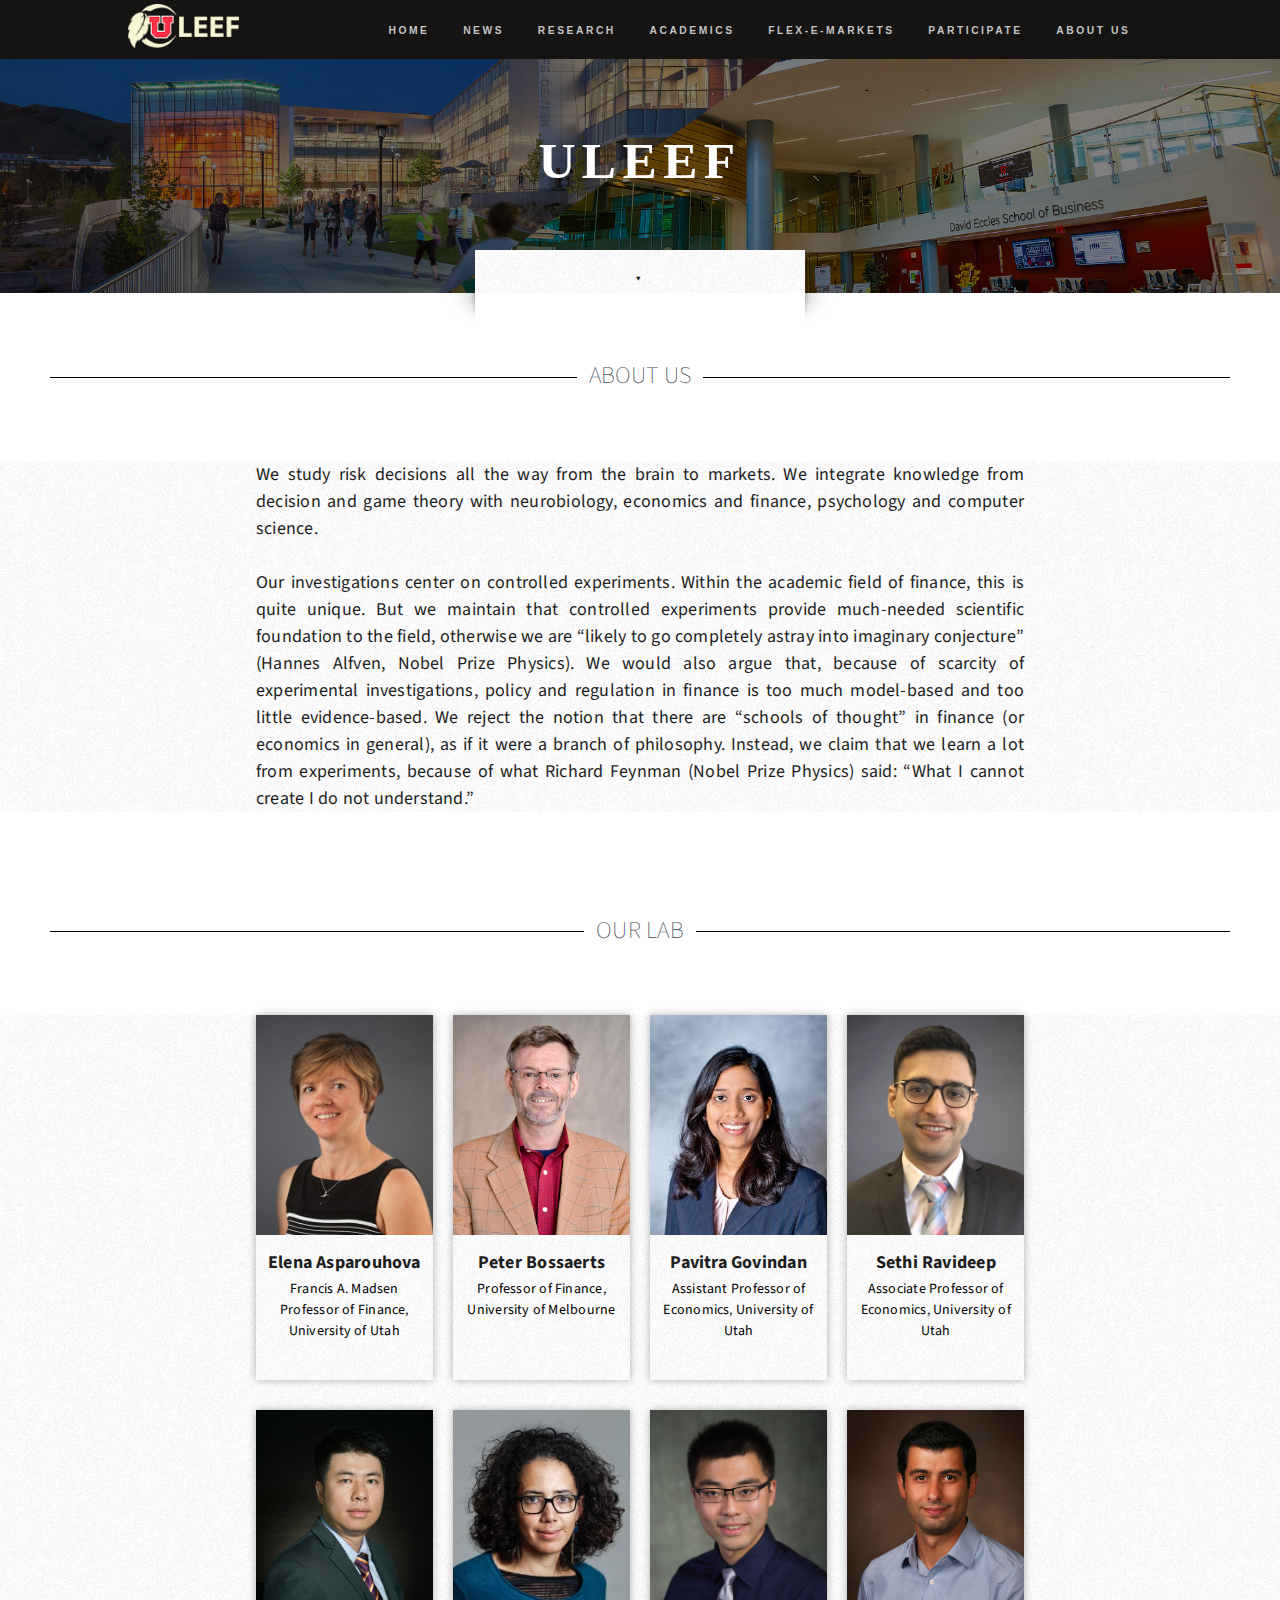
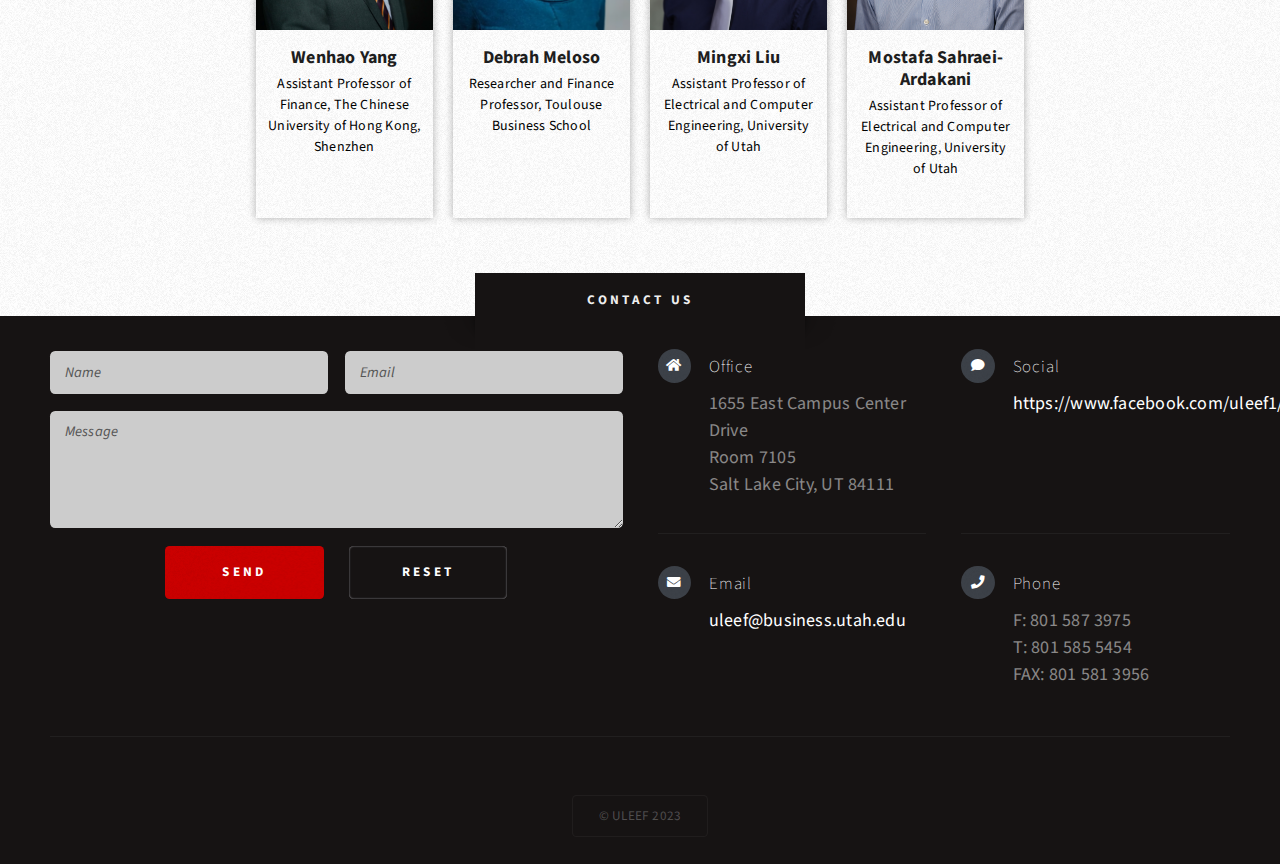
<file: about-us.html>
<!DOCTYPE HTML>

<html>
	<head>
		<title>ABOUT US - ULEEF</title>
		<meta charset="utf-8" />
		<meta name="viewport" content="width=device-width, initial-scale=1, user-scalable=no" />
		<link rel="stylesheet" href="assets/css/main.css" />
		<link rel="apple-touch-icon" sizes="180x180" href="icons/apple-touch-icon.png">
		<link rel="icon" type="image/png" sizes="32x32" href="icons/favicon-32x32.png">
		<link rel="icon" type="image/png" sizes="16x16" href="icons/favicon-16x16.png">
	</head>
	<body class="research is-preload">
		
		<div id="page-wrapper">
			<nav id="nav">
				<a href="index.html"><img src="images\logo.png"/></a>
				<ul>
					<li><a href="index.html">Home</a></li>
					<li><a href="news.html">News</a></li>
					<li><a href="research.html">Research</a></li>
					<li><a href="academics.html">Academics</a></li>
					<li><a href="markets.html">FLEX-E-MARKETS</a></li>
					<li class="opener" style="user-select: none; cursor: pointer; white-space: nowrap; opacity: 1;">
						<a href="#">Participate</a>
						<ul class="dropotron level-0 center" style="user-select: none; position: absolute; z-index: 1000; left: 485.038px; top: 56px; opacity: 1; display: block;">
                            <li style="white-space: nowrap;"><a href="https://universityofutah.sona-systems.com" style="display: block;">Register</a></li>
							<li style="white-space: nowrap;"><a href="consent.html" style="display: block;">Informed Consent</a></li>
							<li style="white-space: nowrap;"><a href="faq.html" style="display: block;">FAQ</a></li>
							<li style="white-space: nowrap;"><a href="instructions.html" style="display: block;">Instructions</a></li>
						</ul>
					</li>
					<li class="current"><a href="about-us.html">About Us</a></li>

					<!-- <li><a href="no-sidebar.html">No Sidebar</a></li> -->
				</ul>
			</nav>
			<!-- Header -->
            <section id="header" class="wrapper">
                <div class="one">
                    <img class="img-left" src="images/uofu5.jpg" alt="1">
                </div>
                <div class="two">
                    <img class="img-right" src="images/uofu6.jpg" alt="1">
                </div>

            <!-- Logo -->
                <div id="logo">
                    <h1><a class="main-name">ULEEF</a></h1>
                </div>

            <!-- Nav -->
                

        </section>

			<!-- Intro -->
				<section id="intro" class="wrapper style1">
					<div class="title">
						<div class="arrow">&#9662;</div>
					</div>
				</section>

			<!-- Main -->
            <section id="main consent" class="wrapper">
                <div class="container">
                    <h1 class="uleef section3">ABOUT US</h1>
                </div>                  
            </section>
            <section id="main cons" class="wrapper style1">
                <div class="container consent">

                    <p class="consent-text">
                        We study risk decisions all the way from the brain to markets. 
                        We integrate knowledge from decision and game theory with neurobiology, economics and finance, 
                        psychology and computer science. <br/> <br/>

                        Our investigations center on controlled experiments. Within the academic field of finance, this is quite unique. But we maintain that controlled experiments provide much-needed scientific foundation to the field, otherwise we are “likely to go completely astray into imaginary conjecture” (Hannes Alfven, Nobel Prize Physics). We would also argue that, because of scarcity of experimental investigations, policy and regulation in finance is too much model-based and too little evidence-based. We reject the notion that there are “schools of thought” in finance (or economics in general), as if it were a branch of philosophy. Instead, we claim that we learn a lot from experiments, 
                        because of what Richard Feynman (Nobel Prize Physics) said: “What I cannot create I do not understand.”
                    </p>
                </div>     
            </section>
            <section id="main consent" class="wrapper">
                <div class="container">
                    <h1 class="uleef section3">OUR LAB</h1>
                </div>                  
            </section>
            <section id="main" class="wrapper style1">
                <div class="container consent">
                    <div class="faculty-container">
                        <div class="person-container">
                          <a href="elena-asparouhova.html">
                            <img src="images/Elena-Asparouhova.jpg" alt="Person 1">
                            <div class="person-info">
                              <h3>Elena Asparouhova</h3>
                              <p>Francis A. Madsen Professor of Finance, University of Utah</p>
                            </div>
                          </a>
                        </div>
                        <div class="person-container">
                            <a href="http://bmmlab.webfactional.com/team/peter/">
                              <img src="images/Peter-Bossaerts.jpg" alt="Person 1">
                              <div class="person-info">
                                <h3>Peter Bossaerts</h3>
                                <p>Professor of Finance, University of Melbourne</p>
                              </div>
                            </a>
                          </div>
                          <div class="person-container">
                            <a href="https://sites.google.com/a/brown.edu/pavitragovindan/home/">
                              <img src="images/Pavitra-Govindan.jpg" alt="Person 1">
                              <div class="person-info">
                                <h3>Pavitra Govindan</h3>
                                <p>Assistant Professor of Economics, University of Utah
								</p>
                              </div>
                            </a>
                          </div>
                          <div class="person-container">
                            <a href="https://sites.google.com/site/ravideepsethi/Home">
                              <img src="images/Sethi-Ravideep.jpg" alt="Person 1">
                              <div class="person-info">
                                <h3>Sethi Ravideep</h3>
                                <p>Associate Professor of Economics, University of Utah</p>
                              </div>
                            </a>
                          </div>
                          <div class="person-container">
                            <a href="https://myweb.cuhk.edu.cn/yangwenhao">
                              <img src="images/Wenhao-Yang.jpg" alt="Person 1">
                              <div class="person-info">
                                <h3>Wenhao Yang</h3>
                                <p>Assistant Professor of Finance, The Chinese University of Hong Kong, Shenzhen</p>
                              </div>
                            </a>
                          </div>
						  <div class="person-container">
                            <a href="https://www.tbs-education.fr/en/faculty-research/faculty/faculty-directory/meloso-debrah">
                              <img src="images/Debrah-Meloso.png" alt="Person 1">
                              <div class="person-info">
                                <h3>Debrah Meloso</h3>
                                <p>Researcher and Finance Professor, Toulouse Business School</p>
                              </div>
                            </a>
                          </div>
						  <div class="person-container">
                            <a href="http://www.mingxiliu.com/">
                              <img src="images/Mingxi-Liu.jpg" alt="Person 1">
                              <div class="person-info">
                                <h3>Mingxi Liu</h3>
                                <p>Assistant Professor of Electrical and Computer Engineering, University of Utah</p>
                              </div>
                            </a>
                          </div>
						  <div class="person-container">
                            <a href="https://www.tbs-education.fr/en/faculty-research/faculty/faculty-directory/meloso-debrah">
                              <img src="images/Mostafa-Sahraei.webp" alt="Person 1">
                              <div class="person-info">
                                <h3>Mostafa Sahraei-Ardakani</h3>
                                <p>Assistant Professor of Electrical and Computer Engineering, University of Utah</p>
                              </div>
                            </a>
                          </div>
                        <!-- Repeat the above person-container for each faculty member -->
                      </div>
                </div>
            </section>
			<!-- Footer -->
				<section id="footer" class="wrapper">
					<div class="title">Contact Us</div>
					<div class="container">
						<div class="row">
							<div class="col-6 col-12-medium">

								<!-- Contact Form -->
									<section>
										<form method="post" action="#">
											<div class="row gtr-50">
												<div class="col-6 col-12-small">
													<input type="text" name="name" id="contact-name" placeholder="Name" />
												</div>
												<div class="col-6 col-12-small">
													<input type="text" name="email" id="contact-email" placeholder="Email" />
												</div>
												<div class="col-12">
													<textarea name="message" id="contact-message" placeholder="Message" rows="4"></textarea>
												</div>
												<div class="col-12">
													<ul class="actions">
														<li><input type="submit" class="style1" value="Send" /></li>
														<li><input type="reset" class="style2" value="Reset" /></li>
													</ul>
												</div>
											</div>
										</form>
									</section>

							</div>
							<div class="col-6 col-12-medium">

								<!-- Contact -->
									<section class="feature-list small">
										<div class="row">
											<div class="col-6 col-12-small">
												<section>
													<h3 class="icon solid fa-home">Office</h3>
													<p>
														1655 East Campus Center Drive<br />
														Room 7105<br />
														Salt Lake City, UT 84111
													</p>
												</section>
											</div>
											<div class="col-6 col-12-small">
												<section>
													<h3 class="icon solid fa-comment">Social</h3>
													<p>
														<a href="#">https://www.facebook.com/uleef1/</a><br />
													</p>
												</section>
											</div>
											<div class="col-6 col-12-small">
												<section>
													<h3 class="icon solid fa-envelope">Email</h3>
													<p>
														<a href="#">uleef@business.utah.edu</a>
													</p>
												</section>
											</div>
											<div class="col-6 col-12-small">
												<section>
													<h3 class="icon solid fa-phone">Phone</h3>
													<p>
														F: 801 587 3975<br />
														T: 801 585 5454<br />
														FAX: 801 581 3956
													</p>
												</section>
											</div>
										</div>
									</section>

							</div>
						</div>
						<div id="copyright">
							<ul>
								<li>&copy; ULEEF 2023</li>
							</ul>
						</div>
					</div>
				</section>

		</div>

		<!-- Scripts -->
			<script src="assets/js/jquery.min.js"></script>
			<script src="assets/js/jquery.dropotron.min.js"></script>
			<script src="assets/js/browser.min.js"></script>
			<script src="assets/js/breakpoints.min.js"></script>
			<script src="assets/js/util.js"></script>
			<script src="assets/js/main.js"></script>

	</body>
</html>
</file>
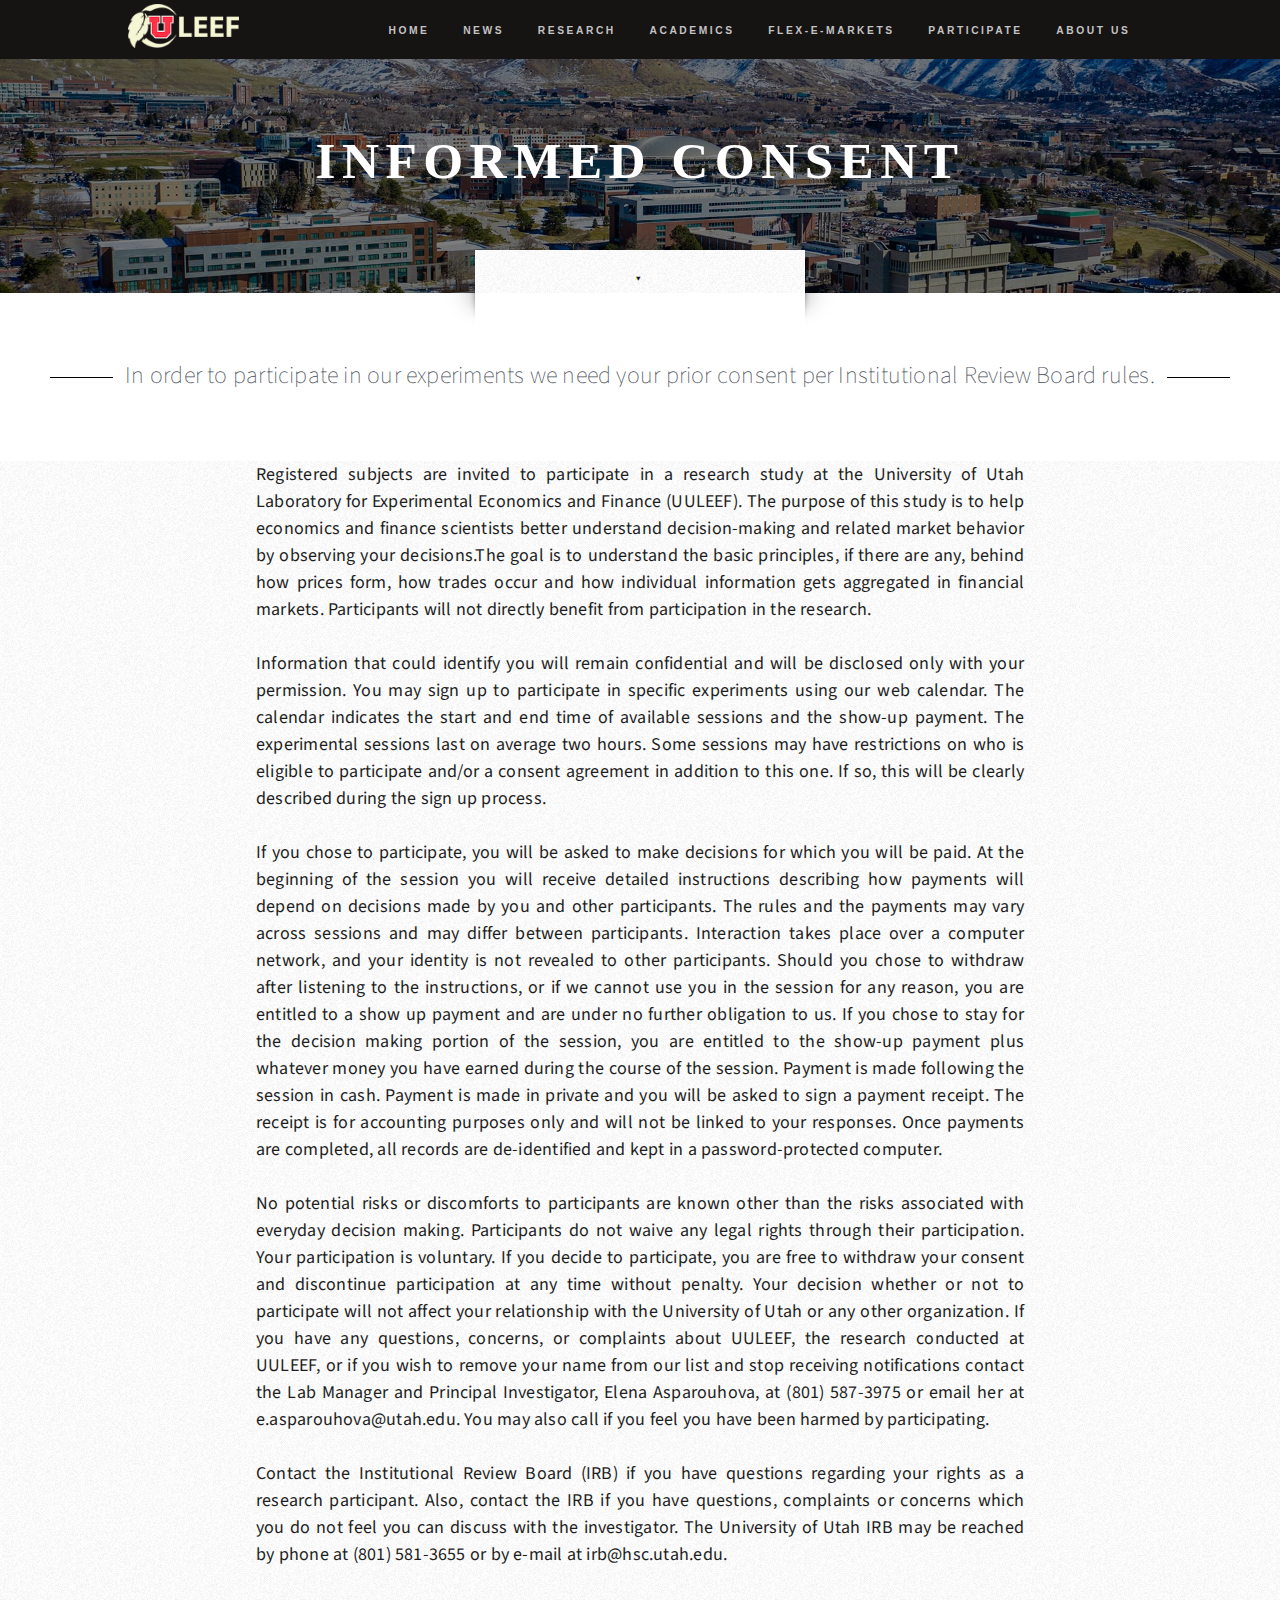
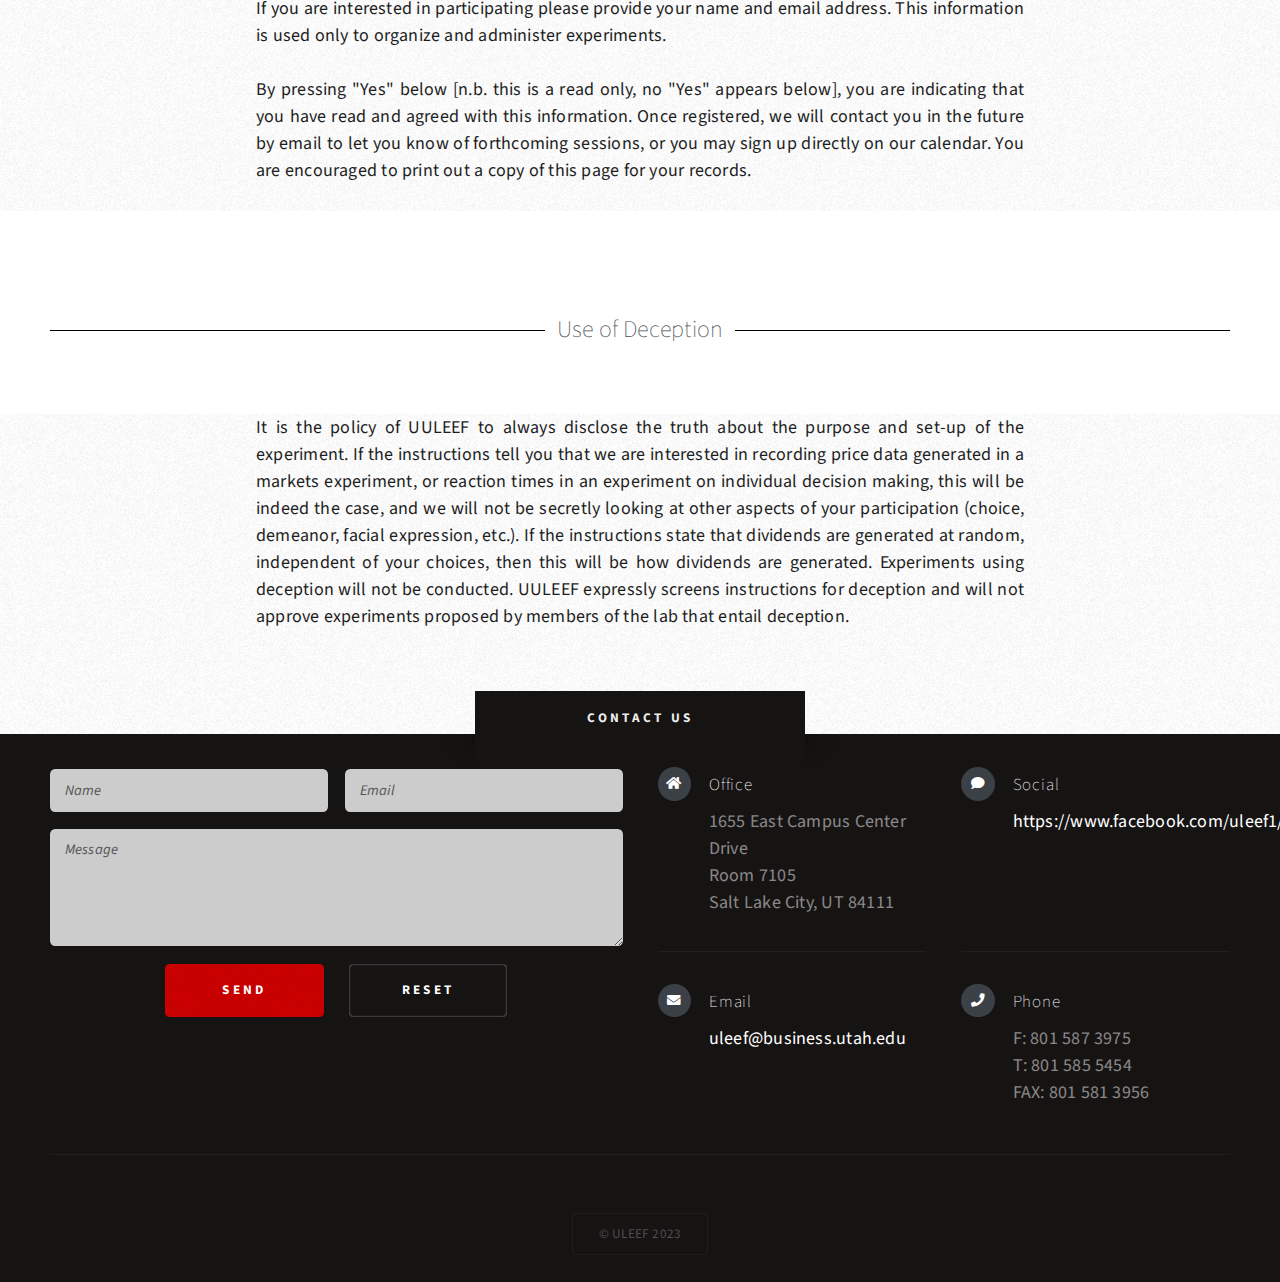
<file: consent.html>
<!DOCTYPE HTML>

<html>
	<head>
		<title>CONSENT - ULEEF</title>
		<meta charset="utf-8" />
		<meta name="viewport" content="width=device-width, initial-scale=1, user-scalable=no" />
		<link rel="stylesheet" href="assets/css/main.css" />
		<link rel="apple-touch-icon" sizes="180x180" href="icons/apple-touch-icon.png">
		<link rel="icon" type="image/png" sizes="32x32" href="icons/favicon-32x32.png">
		<link rel="icon" type="image/png" sizes="16x16" href="icons/favicon-16x16.png">
	</head>
	<body class="research is-preload">
		
		<div id="page-wrapper">
			<nav id="nav">
				<a href="index.html"><img src="images\logo.png"/></a>
				<ul>
					<li><a href="index.html">Home</a></li>
					<li><a href="news.html">News</a></li>
					<li><a href="research.html">Research</a></li>
					<li><a href="academics.html">Academics</a></li>
					<li><a href="markets.html">FLEX-E-MARKETS</a></li>
					<li class="opener" style="user-select: none; cursor: pointer; white-space: nowrap; opacity: 1;">
						<a href="#">Participate</a>
						<ul class="dropotron level-0 center" style="user-select: none; position: absolute; z-index: 1000; left: 485.038px; top: 56px; opacity: 1; display: block;">
                            <li style="white-space: nowrap;"><a href="https://universityofutah.sona-systems.com" style="display: block;">Register</a></li>
							<li style="white-space: nowrap;"><a href="consent.html" style="display: block;">Informed Consent</a></li>
							<li style="white-space: nowrap;"><a href="faq.html" style="display: block;">FAQ</a></li>
							<li style="white-space: nowrap;"><a href="instructions.html" style="display: block;">Instructions</a></li>
						</ul>
					</li>
					<li><a href="about-us.html">About Us</a></li>

					<!-- <li><a href="no-sidebar.html">No Sidebar</a></li> -->
				</ul>
			</nav>
			<!-- Header -->
				<section id="header" class="wrapper">

					<!-- Logo -->
						<div id="logo">
							<h1><a class="main-name" href="index.html">Informed Consent</a></h1>
						</div>

					<!-- Nav -->
						

				</section>

			<!-- Intro -->
				<section id="intro" class="wrapper style1">
					<div class="title">
						<div class="arrow">&#9662;</div>
					</div>
				</section>

			<!-- Main -->
				<section id="main consent" class="wrapper">
					<div class="container">
						<h1 class="uleef section3">In order to participate in our experiments we need your prior consent per Institutional Review Board rules.</h1>
					</div>                  
				</section>

				<section id="main cons" class="wrapper style1">
                    <div class="container consent">

                        <p class="consent-text">Registered subjects are invited to participate in a research study at the University of Utah Laboratory for Experimental Economics and Finance (UULEEF). The purpose of this study is to help economics and finance scientists better understand decision-making and related market behavior by observing your decisions.The goal is to understand the basic principles, if there are any, behind how prices form, how trades occur and how individual information gets aggregated in financial markets. Participants will not directly benefit from participation in the research. <br/> <br/>

                            Information that could identify you will remain confidential and will be disclosed only with your permission. You may sign up to participate in specific experiments using our web calendar. The calendar indicates the start and end time of available sessions and the show-up payment. The experimental sessions last on average two hours. Some sessions may have restrictions on who is eligible to participate and/or a consent agreement in addition to this one. If so, this will be clearly described during the sign up process. <br/> <br/>
                            
                            If you chose to participate, you will be asked to make decisions for which you will be paid. At the beginning of the session you will receive detailed instructions describing how payments will depend on decisions made by you and other participants. The rules and the payments may vary across sessions and may differ between participants. Interaction takes place over a computer network, and your identity is not revealed to other participants. Should you chose to withdraw after listening to the instructions, or if we cannot use you in the session for any reason, you are entitled to a show up payment and are under no further obligation to us. If you chose to stay for the decision making portion of the session, you are entitled to the show-up payment plus whatever money you have earned during the course of the session. Payment is made following the session in cash. Payment is made in private and you will be asked to sign a payment receipt. The receipt is for accounting purposes only and will not be linked to your responses. Once payments are completed, all records are de-identified and kept in a password-protected computer. <br/> <br/>
                            
                            
                            No potential risks or discomforts to participants are known other than the risks associated with everyday decision making. Participants do not waive any legal rights through their participation. Your participation is voluntary. If you decide to participate, you are free to withdraw your consent and discontinue participation at any time without penalty. Your decision whether or not to participate will not affect your relationship with the University of Utah or any other organization. If you have any questions, concerns, or complaints about UULEEF, the research conducted at UULEEF, or if you wish to remove your name from our list and stop receiving notifications contact the Lab Manager and Principal Investigator, Elena Asparouhova, at (801) 587-3975 or email her at e.asparouhova@utah.edu. You may also call if you feel you have been harmed by participating. <br/> <br/>
                            
                            Contact the Institutional Review Board (IRB) if you have questions regarding your rights as a research participant. Also, contact the IRB if you have questions, complaints or concerns which you do not feel you can discuss with the investigator. The University of Utah IRB may be reached by phone at (801) 581-3655 or by e-mail at irb@hsc.utah.edu. <br/> <br/>
                            
                            If you are interested in participating please provide your name and email address. This information is used only to organize and administer experiments. <br/> <br/>
                            
                            By pressing "Yes" below [n.b. this is a read only, no "Yes" appears below], you are indicating that you have read and agreed with this information. Once registered, we will contact you in the future by email to let you know of forthcoming sessions, or you may sign up directly on our calendar. You are encouraged to print out a copy of this page for your records. <br/> <br/>
                            
                        </p>
                    </div>     
                </section>
                <section id="main deception" class="wrapper">
					<div class="container">
						<h1 class="uleef section3">Use of Deception</h1>
					</div>                  
				</section>

				<section id="main" class="wrapper style1">
                    <div class="container consent">

                        <p class="consent-text">It is the policy of UULEEF to always disclose the truth about the purpose and set-up of the experiment. If the instructions tell you that we are interested in recording price data generated in a markets experiment, or reaction times in an experiment on individual decision making, this will be indeed the case, and we will not be secretly looking at other aspects of your participation (choice, demeanor, facial expression, etc.). If the instructions state that dividends are generated at random, independent of your choices, then this will be how dividends are generated. Experiments using deception will not be conducted. UULEEF expressly screens instructions for deception and will not approve experiments proposed by members of the lab that entail deception.
                        </p>
                    </div>     
                </section>


			<!-- Footer -->
				<section id="footer" class="wrapper">
					<div class="title">Contact Us</div>
					<div class="container">
						<div class="row">
							<div class="col-6 col-12-medium">

								<!-- Contact Form -->
									<section>
										<form method="post" action="#">
											<div class="row gtr-50">
												<div class="col-6 col-12-small">
													<input type="text" name="name" id="contact-name" placeholder="Name" />
												</div>
												<div class="col-6 col-12-small">
													<input type="text" name="email" id="contact-email" placeholder="Email" />
												</div>
												<div class="col-12">
													<textarea name="message" id="contact-message" placeholder="Message" rows="4"></textarea>
												</div>
												<div class="col-12">
													<ul class="actions">
														<li><input type="submit" class="style1" value="Send" /></li>
														<li><input type="reset" class="style2" value="Reset" /></li>
													</ul>
												</div>
											</div>
										</form>
									</section>

							</div>
							<div class="col-6 col-12-medium">

								<!-- Contact -->
									<section class="feature-list small">
										<div class="row">
											<div class="col-6 col-12-small">
												<section>
													<h3 class="icon solid fa-home">Office</h3>
													<p>
														1655 East Campus Center Drive<br />
														Room 7105<br />
														Salt Lake City, UT 84111
													</p>
												</section>
											</div>
											<div class="col-6 col-12-small">
												<section>
													<h3 class="icon solid fa-comment">Social</h3>
													<p>
														<a href="#">https://www.facebook.com/uleef1/</a><br />
													</p>
												</section>
											</div>
											<div class="col-6 col-12-small">
												<section>
													<h3 class="icon solid fa-envelope">Email</h3>
													<p>
														<a href="#">uleef@business.utah.edu</a>
													</p>
												</section>
											</div>
											<div class="col-6 col-12-small">
												<section>
													<h3 class="icon solid fa-phone">Phone</h3>
													<p>
														F: 801 587 3975<br />
														T: 801 585 5454<br />
														FAX: 801 581 3956
													</p>
												</section>
											</div>
										</div>
									</section>

							</div>
						</div>
						<div id="copyright">
							<ul>
								<li>&copy; ULEEF 2023</li>
							</ul>
						</div>
					</div>
				</section>

		</div>

		<!-- Scripts -->
			<script src="assets/js/jquery.min.js"></script>
			<script src="assets/js/jquery.dropotron.min.js"></script>
			<script src="assets/js/browser.min.js"></script>
			<script src="assets/js/breakpoints.min.js"></script>
			<script src="assets/js/util.js"></script>
			<script src="assets/js/main.js"></script>

	</body>
</html>
</file>
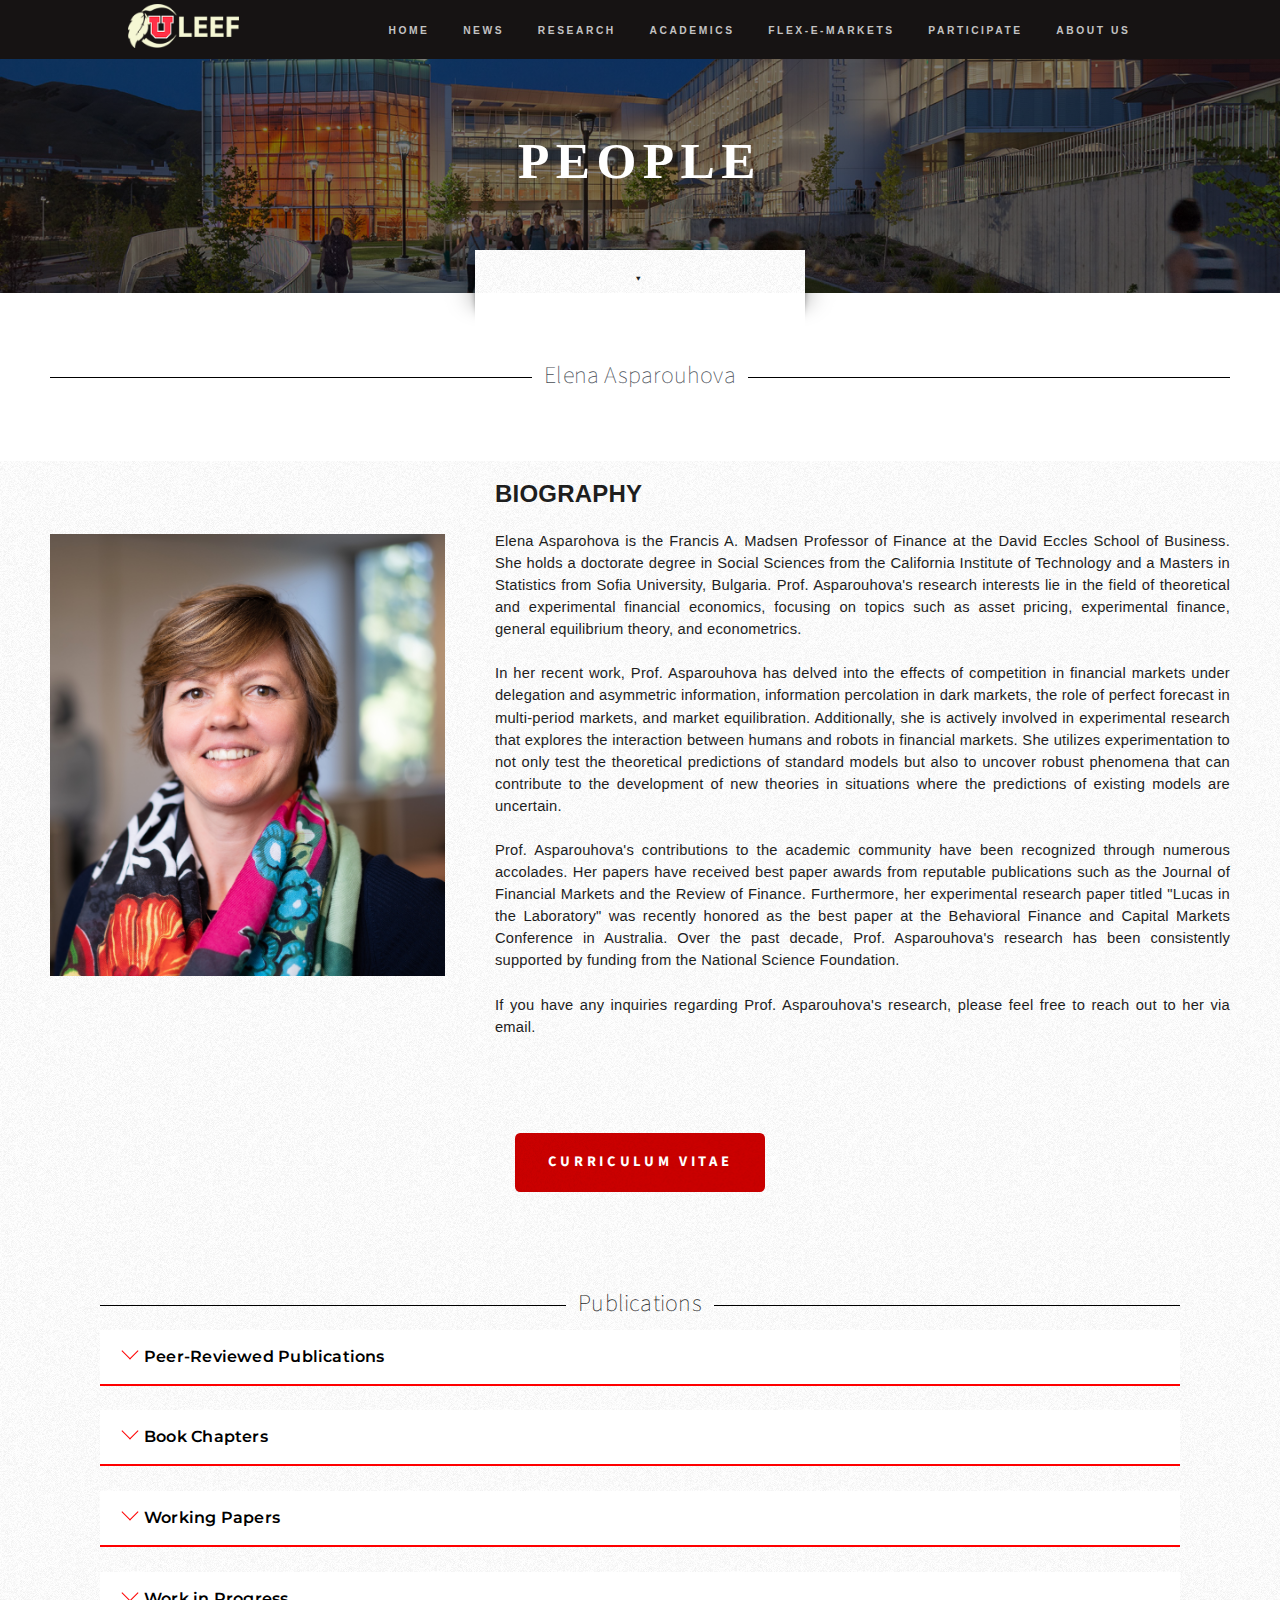
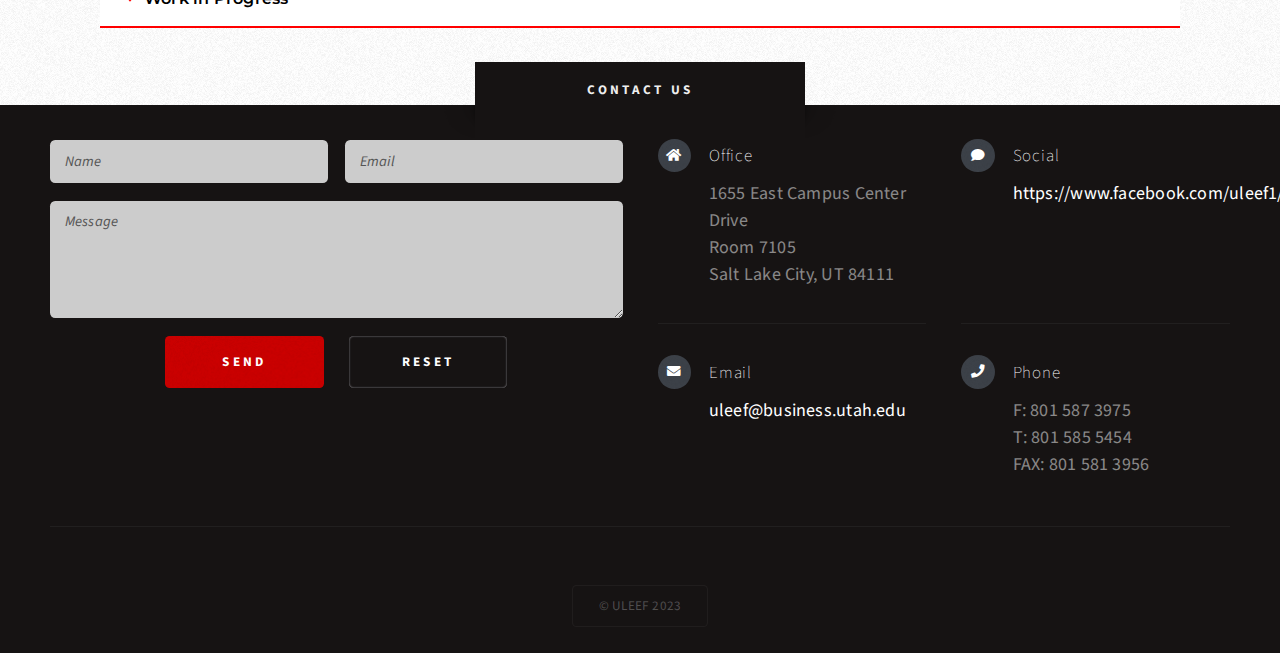
<file: elena-asparouhova.html>
<!DOCTYPE HTML>

<html>
	<head>
		<title>ELENA ASPAROUHOVA - ULEEF</title>
		<meta charset="utf-8" />
		<meta name="viewport" content="width=device-width, initial-scale=1, user-scalable=no" />
		<link rel="stylesheet" href="assets/css/main.css" />
    <link rel="apple-touch-icon" sizes="180x180" href="icons/apple-touch-icon.png">
		<link rel="icon" type="image/png" sizes="32x32" href="icons/favicon-32x32.png">
		<link rel="icon" type="image/png" sizes="16x16" href="icons/favicon-16x16.png">
	</head>
	<body class="is-preload" id="elena">
		
		<div id="page-wrapper">
			<nav id="nav">
				<a href="index.html"><img src="images\logo.png"/></a>
				<ul>
					<li><a href="index.html">Home</a></li>
					<li><a href="news.html">News</a></li>
					<li><a href="research.html">Research</a></li>
					<li><a href="academics.html">Academics</a></li>
					<li><a href="markets.html">FLEX-E-MARKETS</a></li>
					<li class="opener" style="user-select: none; cursor: pointer; white-space: nowrap; opacity: 1;">
						<a href="#">Participate</a>
						<ul class="dropotron level-0 center" style="user-select: none; position: absolute; z-index: 1000; left: 485.038px; top: 56px; opacity: 1; display: block;">
                            <li style="white-space: nowrap;"><a href="https://universityofutah.sona-systems.com" style="display: block;">Register</a></li>
							<li style="white-space: nowrap;"><a href="consent.html" style="display: block;">Informed Consent</a></li>
							<li style="white-space: nowrap;"><a href="faq.html" style="display: block;">FAQ</a></li>
							<li style="white-space: nowrap;"><a href="instructions.html" style="display: block;">Instructions</a></li>
						</ul>
					</li>
					<li><a href="index.html">About Us</a></li>

					<!-- <li><a href="no-sidebar.html">No Sidebar</a></li> -->
				</ul>
			</nav>
			<!-- Header -->
				<section id="header" class="wrapper">

					<!-- Logo -->
						<div id="logo">
							<h1><a class="main-name" href="index.html">PEOPLE</a></h1>
						</div>

					<!-- Nav -->
						

				</section>

			<!-- Intro -->
				<section id="intro" class="wrapper style1">
					<div class="title">
						<div class="arrow">&#9662;</div>
					</div>
				</section>

			<!-- Main -->
				<section id="main consent" class="wrapper">
					<div class="container">
						<h1 class="uleef section3">Elena Asparouhova</h1>
					</div>                  
				</section>

				<section id="main" class="wrapper style1">
                <div class="container">

                    <div class="container-uleef">
                        <div class="c1">
                            <img src="images/Elena.jpg" alt="Image 1">
                            <div class="article">
                                <span class="highlight2"><strong>BIOGRAPHY</strong></span>
                                <span class="body1">
                                    Elena Asparohova is the Francis A. Madsen Professor of Finance at the David Eccles School of Business. She holds a doctorate degree in Social Sciences from the California Institute of Technology and a Masters in Statistics from Sofia University, Bulgaria. Prof. Asparouhova's research interests lie in the field of theoretical and experimental financial economics, focusing on topics such as asset pricing, experimental finance, general equilibrium theory, and econometrics.

                                    In her recent work, Prof. Asparouhova has delved into the effects of competition in financial markets under delegation and asymmetric information, information percolation in dark markets, the role of perfect forecast in multi-period markets, and market equilibration. Additionally, she is actively involved in experimental research that explores the interaction between humans and robots in financial markets. She utilizes experimentation to not only test the theoretical predictions of standard models but also to uncover robust phenomena that can contribute to the development of new theories in situations where the predictions of existing models are uncertain.
                                    
                                    Prof. Asparouhova's contributions to the academic community have been recognized through numerous accolades. Her papers have received best paper awards from reputable publications such as the Journal of Financial Markets and the Review of Finance. Furthermore, her experimental research paper titled "Lucas in the Laboratory" was recently honored as the best paper at the Behavioral Finance and Capital Markets Conference in Australia. Over the past decade, Prof. Asparouhova's research has been consistently supported by funding from the National Science Foundation.
                                    
                                    If you have any inquiries regarding Prof. Asparouhova's research, please feel free to reach out to her via email.
                                
                            </div>
                            
                        </div>
                        <ul class="actions">
                            <li><a href="research.html" class="button style3 large">CURRICULUM VITAE</a></li>
                        </ul>
                    </div>
                    <div class="container">
						<h1 class="uleef section3">Publications</h1>
                        <div class = "publications" id="faq">
                            <div class="publications-row">
                                <h2 class="headline" id="faq"><span class="down-arrow" id="faq"></span>Peer-Reviewed Publications</h2>
                                <div class="expanded-content" id="faq">
                                    <div class="research-topics">
                                        <div class="research-item">
                                            <p class="article-name"><a href="#">Costly Information Acquisition in Decentralized Markets</a></p>
                                            <p class="article-info">Joint with P. Bossaerts and W. Yang, forthcoming at the Management Science</p>
                                          </div>
                                          <hr>
                                          <div class="research-item">
                                            <p class="article-name"><a href="#">Experiments on Percolation of Information in Dark Markets</a></p>
                                            <p class="article-info">With P. Bossaerts, The Economic Journal, Feature Issue, 127:F518–F544, 2017</p>
                                          </div>
                                          <hr>
                                          <div class="research-item">
                                            <p class="article-name"><a href="#">Lucas' In The Laboratory</a></p>
                                            <p class="article-info">With P. Bossaerts, N. Roy, and W. Zame, The Journal of Finance 71:2727–2780, 2016</p>
                                          </div>
                                          <hr>
                                          <div class="research-item">
                                            <p class="article-name"><a href="#">Asset Pricing and Asymmetric Reasoning</a></p>
                                            <p class="article-info">With P. Bossaerts, J. Eguia, and W. Zame, The Journal of Political Economy, 123: 66-122, 2015</p>
                                          </div>
                                          <hr>
                                          <div class="research-item">
                                            <p class="article-name"><a href="#">Experiments on Asset Pricing under Delegated Portfolio Management</a></p>
                                            <p class="article-info">With P. Bossaerts, J. Copic, B. Cornell, J. Cvitanic, and D. Meloso, Management Science, 61(8):1868-1888, 2015</p>
                                          </div>
                                          <hr>
                                          <div class="research-item">
                                            <p class="article-name"><a href="#">Noisy Prices and Inference Regarding Returns</a></p>
                                            <p class="article-info">Joint with H. Bessembinder and I. Kalcheva, The Journal of Finance, 68:665-714, 2013</p>
                                          </div>
                                          <hr>
                                          <div class="research-item">
                                            <p class="article-name"><a href="#">Liquidity Biases in Asset Pricing Tests</a></p>
                                            <p class="article-info">Joint with Hank Bessembinder and Ivalina Kalcheva, Journal of Financial Economics, 96: 215-237, 2010</p>
                                          </div>
                                          <hr>
                                          <div class="research-item">
                                            <p class="article-name"><a href="#">Inference from Streaks in Random Outcomes: Experimental Evidence on Beliefs in Regime-Shifting and the Law of Small Numbers</a></p>
                                            <p class="article-info">Joint with M. Hertzel and M. Lemmon, Management Science, 55: 1766-1782, 2009</p>
                                          </div>
                                          <hr>
                                          <div class="research-item">
                                            <p class="article-name"><a href="#">Modelling Price Pressure In Financial Markets</a></p>
                                            <p class="article-info">Joint with P. Bossaerts, Journal of Economic Behavior and Organization, 72: 119-130, 2009</p>
                                          </div>
                                          <hr>
                                          <div class="research-item">
                                            <p class="article-name"><a href="#">Competition in Lending: Theory and Experiments</a></p>
                                            <p class="article-info">Review of Finance, 10:189-219, 2006</p>
                                          </div>
                                          <hr>
                                          <div class="research-item">
                                            <p class="article-name"><a href="#">Excess Demand And Equilibration In Multi-Security Financial Markets: The Empirical Evidence</a></p>
                                            <p class="article-info">Joint with P. Bossaerts and C. Plott, Journal of Financial Markets, 6:1-21, 2003</p>
                                          </div>
                                          <hr>
                                          <div class="research-item">
                                            <p class="article-name"><a href="#">Rank Estimators for a Transformation Model</a></p>
                                            <p class="article-info">Joint with T. Asparouhov, R. Golanski, K. Kasprzyk, and R. Sherman, Econometric Theory, 18:1099-1120, 2002</p>
                                          </div>
                                    </div>
                                </div>
                            </div>
                        </div>
                        <div class = "publications" id="faq">
                            <div class="publications-row">
                                <h2 class="headline" id="faq"><span class="down-arrow" id="faq"></span>Book Chapters</h2>
                                <div class="expanded-content" id="faq">
                                    <div class="research-topics">
                                        <div class="research-item">
                                          <p class="article-name"><a href="#">Pairing Multi-Market Theory with Experiments</a></p>
                                          <p class="article-info">Joint with P. Bossaerts and S. Crockett, in the Handbook of Experimental Finance, Sascha Fullbrunn and Ernan Haruvi (editors), Edward Elgar</br > Publishing, 172-194, 2022.
                                        </p>
                                        </div>
                                      </div>
                                </div>
                            </div>
                        </div>
                        <div class = "publications" id="faq">
                            <div class="publications-row">
                                <h2 class="headline" id="faq"><span class="down-arrow" id="faq"></span>Working Papers</h2>
                                <div class="expanded-content" id="faq">
                                    <div class="research-topics">
                                        <div class="research-item">
                                            <p class="article-name"><a href="#">The Role of Financial Markets in Mitigating Credit Market Bubbles</a></p>
                                            <p class="article-info">Joint with P. Bossaerts, Dan Lu, and A. Tran, revision requested at the Journal of Financial Economics</p>
                                          </div>
                                          <hr>
                                          <div class="research-item">
                                            <p class="article-name"><a href="#">Humans in Charge of Trading Robots: The First Experiment</a></p>
                                            <p class="article-info">Joint with P. Bossaerts, K. Rotaru, T. Wang, N. Yadav, and W. Yang, revision requested at the Review of Finance</p>
                                          </div>
                                          <hr>
                                          <div class="research-item">
                                            <p class="article-name"><a href="#">Price Formation in Continuous Double Auctions, with Implications for Asset Pricing</a></p>
                                            <p class="article-info">Joint with P. Bossaerts and J. Ledyard, revision requested at the Journal of Economic Theory</p>
                                          </div>
                                          <hr>
                                          <div class="research-item">
                                            <p class="article-name"><a href="#">Algorithms and the CAPM</a></p>
                                            <p class="article-info">Joint with D. Meloso, J. Nielsen, C. Parlour, and Wenhao Yang</p>
                                          </div>
                                          <hr>
                                          <div class="research-item">
                                            <p class="article-name"><a href="#">Payout Policy, Investor Rationality and Market Efficiency: Evidence from Laboratory Experiments</a></p>
                                            <p class="article-info">Joint with C. Besliu and M. Lemmon</p>
                                          </div>
                                          <hr>
                                          <div class="research-item">
                                            <p class="article-name"><a href="#">Dynamics in Markets with Adverse Selection</a></p>
                                            <p class="article-info">-</p>
                                          </div>
                                          <hr>
                                      </div>
                                </div>
                            </div>
                        </div>
                        <div class = "publications" id="faq">
                            <div class="publications-row">
                                <h2 class="headline" id="faq"><span class="down-arrow" id="faq"></span>Work in Progress</h2>
                                <div class="expanded-content" id="faq">
                                    <div class="research-topics">
                                        <div class="research-item">
                                            <p class="article-name"><a href="#">Detecting Preferences for Sources of Uncertainty in Financial Market Experiments</a></p>
                                            <p class="article-info">Joint with S. H. Chew, S. Pevnitskaya, and J. Sagi</p>
                                          </div>
                                          <hr>
                                          <div class="research-item">
                                            <p class="article-name"><a href="#">Public Goods Experiments in Bulgaria</a></p>
                                            <p class="article-info">Joint with T. Palfrey</p>
                                          </div>
                                          <hr>
                                      </div>
                                </div>
                            </div>
                        </div>
					</div>     
                </div>
                </section>


			<!-- Footer -->
				<section id="footer" class="wrapper">
					<div class="title">Contact Us</div>
					<div class="container">
						<div class="row">
							<div class="col-6 col-12-medium">

								<!-- Contact Form -->
									<section>
										<form method="post" action="#">
											<div class="row gtr-50">
												<div class="col-6 col-12-small">
													<input type="text" name="name" id="contact-name" placeholder="Name" />
												</div>
												<div class="col-6 col-12-small">
													<input type="text" name="email" id="contact-email" placeholder="Email" />
												</div>
												<div class="col-12">
													<textarea name="message" id="contact-message" placeholder="Message" rows="4"></textarea>
												</div>
												<div class="col-12">
													<ul class="actions">
														<li><input type="submit" class="style1" value="Send" /></li>
														<li><input type="reset" class="style2" value="Reset" /></li>
													</ul>
												</div>
											</div>
										</form>
									</section>

							</div>
							<div class="col-6 col-12-medium">

								<!-- Contact -->
									<section class="feature-list small">
										<div class="row">
											<div class="col-6 col-12-small">
												<section>
													<h3 class="icon solid fa-home">Office</h3>
													<p>
														1655 East Campus Center Drive<br />
														Room 7105<br />
														Salt Lake City, UT 84111
													</p>
												</section>
											</div>
											<div class="col-6 col-12-small">
												<section>
													<h3 class="icon solid fa-comment">Social</h3>
													<p>
														<a href="#">https://www.facebook.com/uleef1/</a><br />
													</p>
												</section>
											</div>
											<div class="col-6 col-12-small">
												<section>
													<h3 class="icon solid fa-envelope">Email</h3>
													<p>
														<a href="#">uleef@business.utah.edu</a>
													</p>
												</section>
											</div>
											<div class="col-6 col-12-small">
												<section>
													<h3 class="icon solid fa-phone">Phone</h3>
													<p>
														F: 801 587 3975<br />
														T: 801 585 5454<br />
														FAX: 801 581 3956
													</p>
												</section>
											</div>
										</div>
									</section>

							</div>
						</div>
						<div id="copyright">
							<ul>
								<li>&copy; ULEEF 2023</li>
							</ul>
						</div>
					</div>
				</section>

		</div>

		<!-- Scripts -->
			<script src="assets/js/jquery.min.js"></script>
			<script src="assets/js/jquery.dropotron.min.js"></script>
			<script src="assets/js/browser.min.js"></script>
			<script src="assets/js/breakpoints.min.js"></script>
			<script src="assets/js/util.js"></script>
			<script src="assets/js/main.js"></script>

	</body>
</html>
</file>
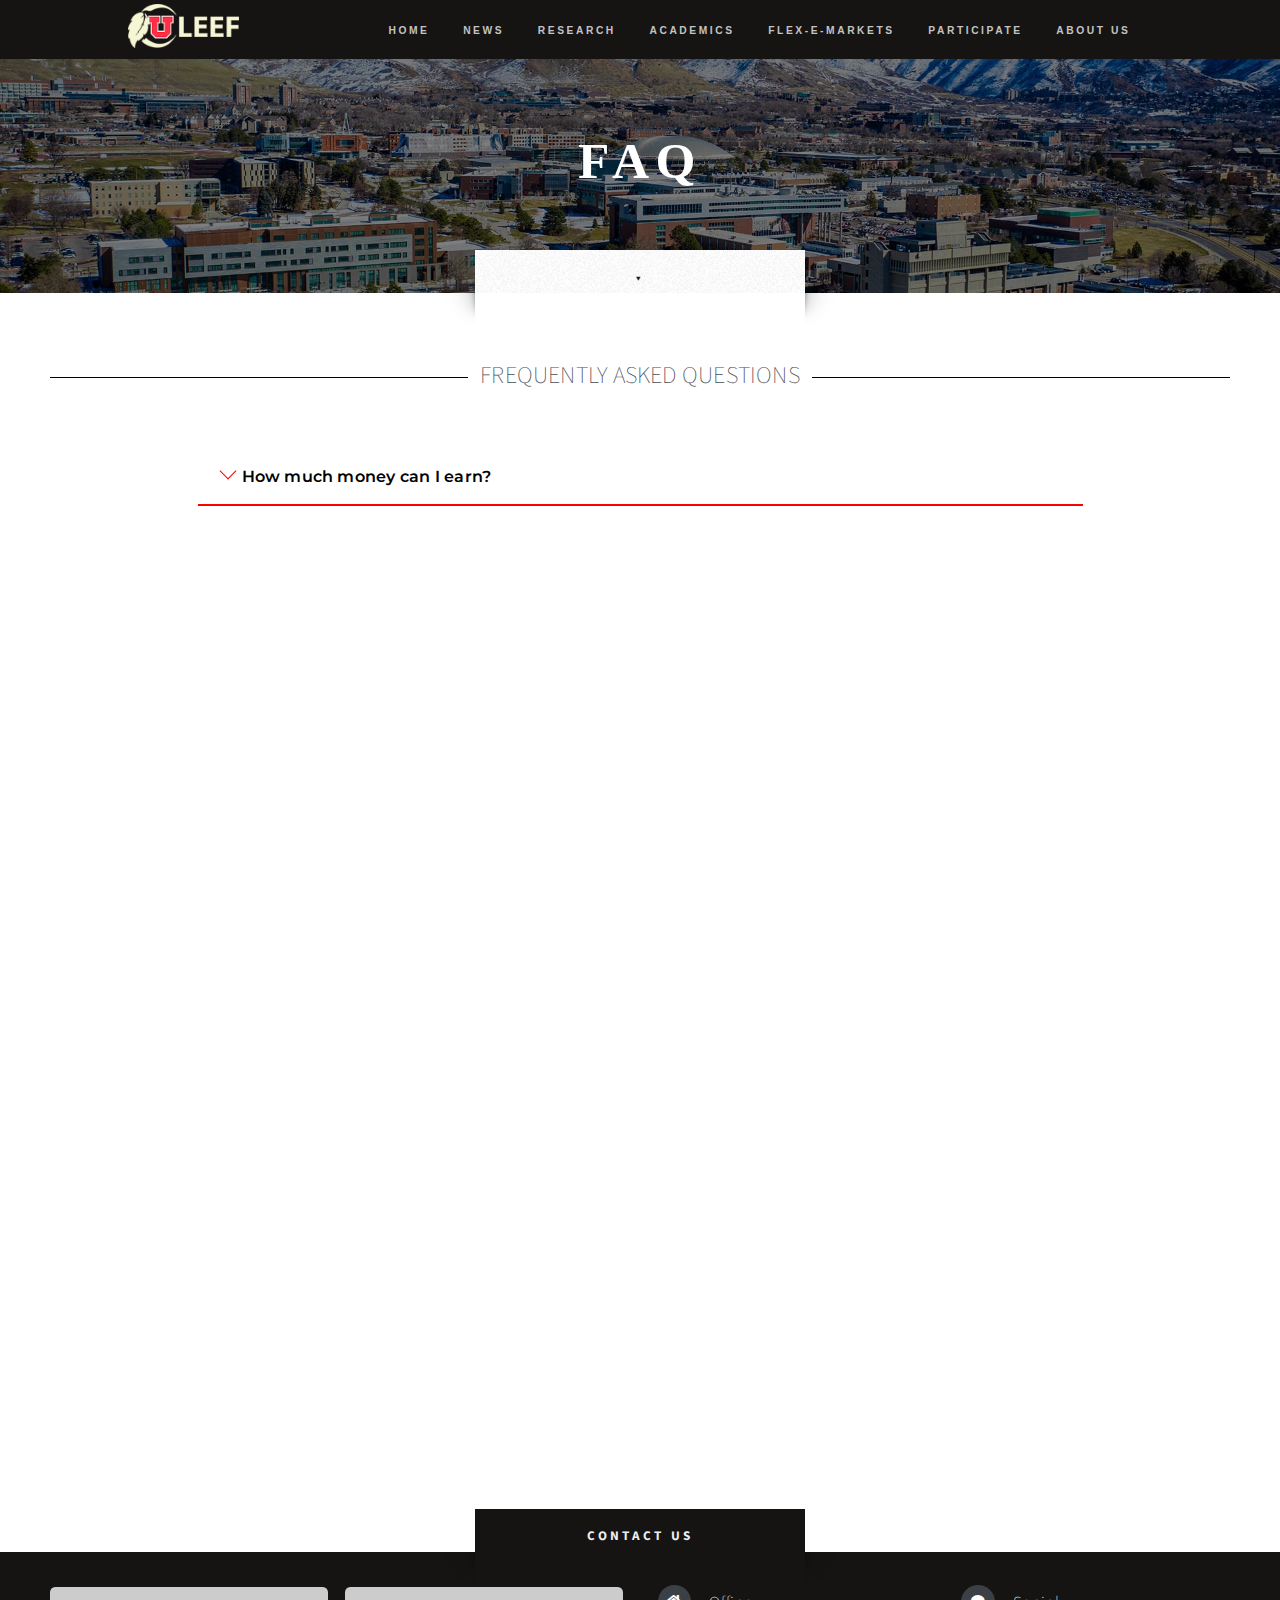
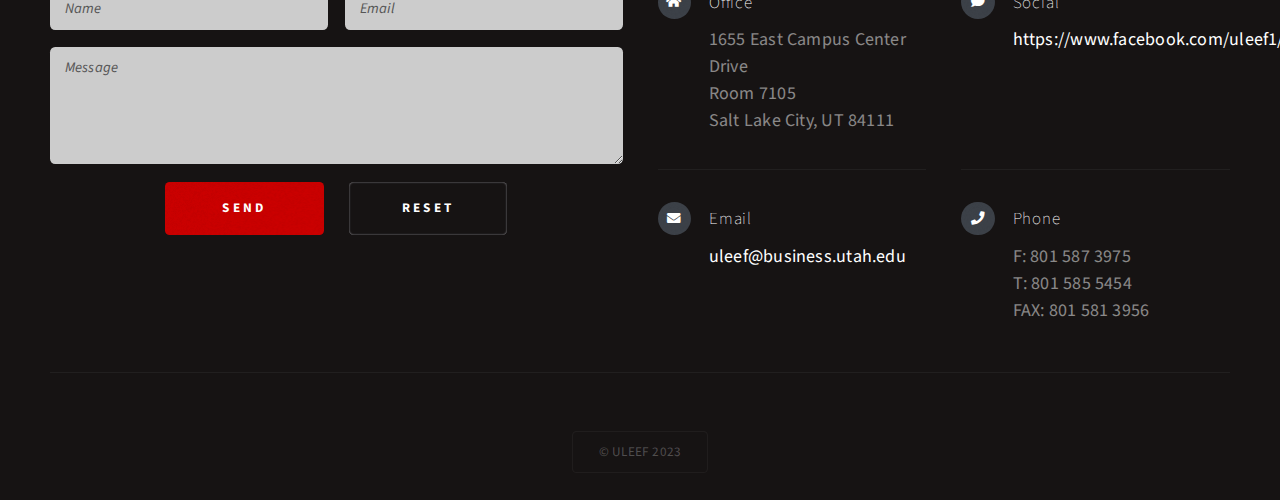
<file: faq.html>
<!DOCTYPE HTML>

<html>
	<head>
		<title>FAQ - ULEEF</title>
		<meta charset="utf-8" />
		<meta name="viewport" content="width=device-width, initial-scale=1, user-scalable=no" />
		<link rel="stylesheet" href="assets/css/main.css" />
		<link rel="apple-touch-icon" sizes="180x180" href="icons/apple-touch-icon.png">
		<link rel="icon" type="image/png" sizes="32x32" href="icons/favicon-32x32.png">
		<link rel="icon" type="image/png" sizes="16x16" href="icons/favicon-16x16.png">
	</head>
	<body class="research is-preload">
		
		<div id="page-wrapper">
			<nav id="nav">
				<a href="index.html"><img src="images\logo.png"/></a>
				<ul>
					<li><a href="index.html">Home</a></li>
					<li><a href="news.html">News</a></li>
					<li><a href="research.html">Research</a></li>
					<li><a href="academics.html">Academics</a></li>
					<li><a href="markets.html">FLEX-E-MARKETS</a></li>
					<li class="opener" style="user-select: none; cursor: pointer; white-space: nowrap; opacity: 1;">
						<a href="#">Participate</a>
						<ul class="dropotron level-0 center" style="user-select: none; position: absolute; z-index: 1000; left: 485.038px; top: 56px; opacity: 1; display: block;">
                            <li style="white-space: nowrap;"><a href="https://universityofutah.sona-systems.com" style="display: block;">Register</a></li>
							<li style="white-space: nowrap;"><a href="consent.html" style="display: block;">Informed Consent</a></li>
							<li style="white-space: nowrap;"><a href="faq.html" style="display: block;">FAQ</a></li>
							<li style="white-space: nowrap;"><a href="instructions.html" style="display: block;">Instructions</a></li>
						</ul>
					</li>
					<li><a href="about-us.html">About Us</a></li>

					<!-- <li><a href="no-sidebar.html">No Sidebar</a></li> -->
				</ul>
			</nav>
			<!-- Header -->
				<section id="header" class="wrapper">

					<!-- Logo -->
						<div id="logo">
							<h1><a class="main-name" href="index.html">FAQ</a></h1>
						</div>

					<!-- Nav -->
						

				</section>

			<!-- Intro -->
				<section id="intro" class="wrapper style1">
					<div class="title">
						<div class="arrow">&#9662;</div>
					</div>
				</section>

			<!-- Main -->

            <section id="main" class="wrapper">
                <div class="container">
                    <h1 class="uleef section3" id = "faq">FREQUENTLY ASKED QUESTIONS</h1>

                    <div class = "publications" id="faq">
                        <div class="publications-row">
                            <h2 class="headline" id="faq"><span class="down-arrow" id="faq"></span>How much money can I earn?</h2>
                            <div class="expanded-content" id="faq">
                                <p>For most experimental studies, payments range from $20 to $25 an hour on average. You will also receive $5 as a sign-up award. You will receive this sign-up award for coming and listening to the instructions. To receive any payment, you must arrive on time!</p>
                            </div>
                        </div>
                        
                        <div class="publications-row">
                            <h2 class="headline" id="faq"><span class="down-arrow" id="faq"></span>How can I get off the ULEEF list?</h2>
                            <div class="expanded-content" id="faq">
                                <p>Send an email to the ULEEF administrator at uleef@business.utah.edu, and we will remove you. We will deactivate your account, and you will no longer receive emails. Just send us an email if you ever want back in.</p>
                            </div>
                        </div>
                        
                        <div class="publications-row">
                            <h2 class="headline" id="faq"><span class="down-arrow" id="faq"></span>What is the difference between "Registering" and "Signing Up for an Experimental Session"?</h2>
                            <div class="expanded-content" id="faq">
                                <p>You only register once by filling out the participant registration form. After you have registered, you will receive email notifications for experimental sessions that you are eligible to participate in. You can sign up for the individual sessions that fit into your schedule.</p>
                            </div>
                        </div>
                        
                        <div class="publications-row">
                            <h2 class="headline" id="faq"><span class="down-arrow" id="faq"></span>I haven't participated in over a year. Am I still eligible?</h2>
                            <div class="expanded-content" id="faq">
                                <p>If you haven't participated in over a year, it is very likely that your account has been deactivated. Simply send an email to uleef@business.utah.edu, and we will reactivate your account.</p>
                            </div>
                        </div>
                        
                        <div class="publications-row">
                            <h2 class="headline" id="faq"><span class="down-arrow" id="faq"></span>Where is the ULEEF?</h2>
                            <div class="expanded-content" id="faq">
                                <p>ULEEF is a virtual laboratory. Experimental sessions can take part in any computer lab on campus provided that there is an internet connection. Most often, the studies are conducted in SFEBB 5140. This is the new business building. Take the elevators to the fifth floor. Turn right as you exit the elevators, and the lab is in the first small hallway to your left (it is a small hallway and can easily be missed).</p>
                            </div>
                        </div>
                        
                        <div class="publications-row">
                            <h2 class="headline" id="faq"><span class="down-arrow" id="faq"></span>How long do the studies last?</h2>
                            <div class="expanded-content" id="faq">
                                <p>The average study lasts between 1 and 3 hours. The hours for the study are listed in the invitation email. Although many experiments finish early, you should always be prepared to stay the whole time.</p>
                            </div>
                        </div>
                        
                        <div class="publications-row">
                            <h2 class="headline" id="faq"><span class="down-arrow" id="faq"></span>There are restrictions when I try to sign up for an experiment. Why?</h2>
                            <div class="expanded-content" id="faq">
                                <p>The reason why you are restricted is because 1) you may have participated in this experiment previously, 2) you are probably signed up for the same experiment already, and 3) special filters were requested by the researchers for the sake of research purposes.</p>
                            </div>
                        </div>
                        
                        <div class="publications-row">
                            <h2 class="headline" id="faq"><span class="down-arrow" id="faq"></span>Something has come up, and I cannot make a study. How do I withdraw?</h2>
                            <div class="expanded-content" id="faq">
                                <p>Please send an email to uleef@business.utah.edu. Many of our studies require an exact number of participants, and your advance cancellation (as opposed to a 'no show') is very important to us. If you repeatedly sign up and then fail to attend, you may lose your eligibility to participate.</p>
                            </div>
                        </div>
                        
                        <div class="publications-row">
                            <h2 class="headline" id="faq"><span class="down-arrow" id="faq"></span>Something came up, and I couldn't make a study, but I never canceled. What do I do?</h2>
                            <div class="expanded-content" id="faq">
                                <p>We realize that emergencies will come up. It would be helpful to send an email to uleef@business.utah.edu. But please note: If you repeatedly sign up and then fail to attend, you may lose your eligibility to participate.</p>
                            </div>
                        </div>
                        
                        <div class="publications-row">
                            <h2 class="headline" id="faq"><span class="down-arrow" id="faq"></span>Can I still participate if I forgot to sign up?</h2>
                            <div class="expanded-content" id="faq">
                                <p>No, because there is no way for the researcher to check your eligibility status. You will not be paid if you are not on the researcher's list.</p>
                            </div>
                        </div>
                        
                        <div class="publications-row">
                            <h2 class="headline" id="faq"><span class="down-arrow" id="faq"></span>Why didn't I earn as much money as my friend did in the same study?</h2>
                            <div class="expanded-content" id="faq">
                                <p>In most studies, your earnings are based on your decisions and sometimes random luck. Some people will earn more than others. Sometimes you will earn more than the average, and sometimes you will earn less.</p>
                            </div>
                        </div>
                        
                        <div class="publications-row">
                            <h2 class="headline" id="faq"><span class="down-arrow" id="faq"></span>What do I have to do in these experiments? What are they all about?</h2>
                            <div class="expanded-content" id="faq">
                                <p>Many of the experiments conducted in the ULEEF involve a number of participants who make decisions over a computer network. Your decisions and the decisions of others will often affect your earnings. As a result, your earnings can vary from study to study, but your earnings are always kept private. The research hypotheses come from a large range of business-related disciplines such as economics, psychology, sociology, and finance. We accept participants from all backgrounds; you don't need to be a business expert to participate and do well. Feel free to ask researchers to give you more details about their study after you are finished.</p>
                            </div>
                        </div>
                        
                        <div class="publications-row">
                            <h2 class="headline" id="faq"><span class="down-arrow" id="faq"></span>How do I get paid?</h2>
                            <div class="expanded-content" id="faq">
                                <p>You will be paid in cash at the end of the study. You will need to sign a receipt. The experimenter will not reveal the amount you are paid to other participants.</p>
                            </div>
                        </div>
                    </div>
                </div>
            </section>


			<!-- Footer -->
				<section id="footer" class="wrapper">
					<div class="title">Contact Us</div>
					<div class="container">
						<div class="row">
							<div class="col-6 col-12-medium">

								<!-- Contact Form -->
									<section>
										<form method="post" action="#">
											<div class="row gtr-50">
												<div class="col-6 col-12-small">
													<input type="text" name="name" id="contact-name" placeholder="Name" />
												</div>
												<div class="col-6 col-12-small">
													<input type="text" name="email" id="contact-email" placeholder="Email" />
												</div>
												<div class="col-12">
													<textarea name="message" id="contact-message" placeholder="Message" rows="4"></textarea>
												</div>
												<div class="col-12">
													<ul class="actions">
														<li><input type="submit" class="style1" value="Send" /></li>
														<li><input type="reset" class="style2" value="Reset" /></li>
													</ul>
												</div>
											</div>
										</form>
									</section>

							</div>
							<div class="col-6 col-12-medium">

								<!-- Contact -->
									<section class="feature-list small">
										<div class="row">
											<div class="col-6 col-12-small">
												<section>
													<h3 class="icon solid fa-home">Office</h3>
													<p>
														1655 East Campus Center Drive<br />
														Room 7105<br />
														Salt Lake City, UT 84111
													</p>
												</section>
											</div>
											<div class="col-6 col-12-small">
												<section>
													<h3 class="icon solid fa-comment">Social</h3>
													<p>
														<a href="#">https://www.facebook.com/uleef1/</a><br />
													</p>
												</section>
											</div>
											<div class="col-6 col-12-small">
												<section>
													<h3 class="icon solid fa-envelope">Email</h3>
													<p>
														<a href="#">uleef@business.utah.edu</a>
													</p>
												</section>
											</div>
											<div class="col-6 col-12-small">
												<section>
													<h3 class="icon solid fa-phone">Phone</h3>
													<p>
														F: 801 587 3975<br />
														T: 801 585 5454<br />
														FAX: 801 581 3956
													</p>
												</section>
											</div>
										</div>
									</section>

							</div>
						</div>
						<div id="copyright">
							<ul>
								<li>&copy; ULEEF 2023</li>
							</ul>
						</div>
					</div>
				</section>

		</div>

		<!-- Scripts -->
			<script src="assets/js/jquery.min.js"></script>
			<script src="assets/js/jquery.dropotron.min.js"></script>
			<script src="assets/js/browser.min.js"></script>
			<script src="assets/js/breakpoints.min.js"></script>
			<script src="assets/js/util.js"></script>
			<script src="assets/js/main.js"></script>

	</body>
</html>
</file>
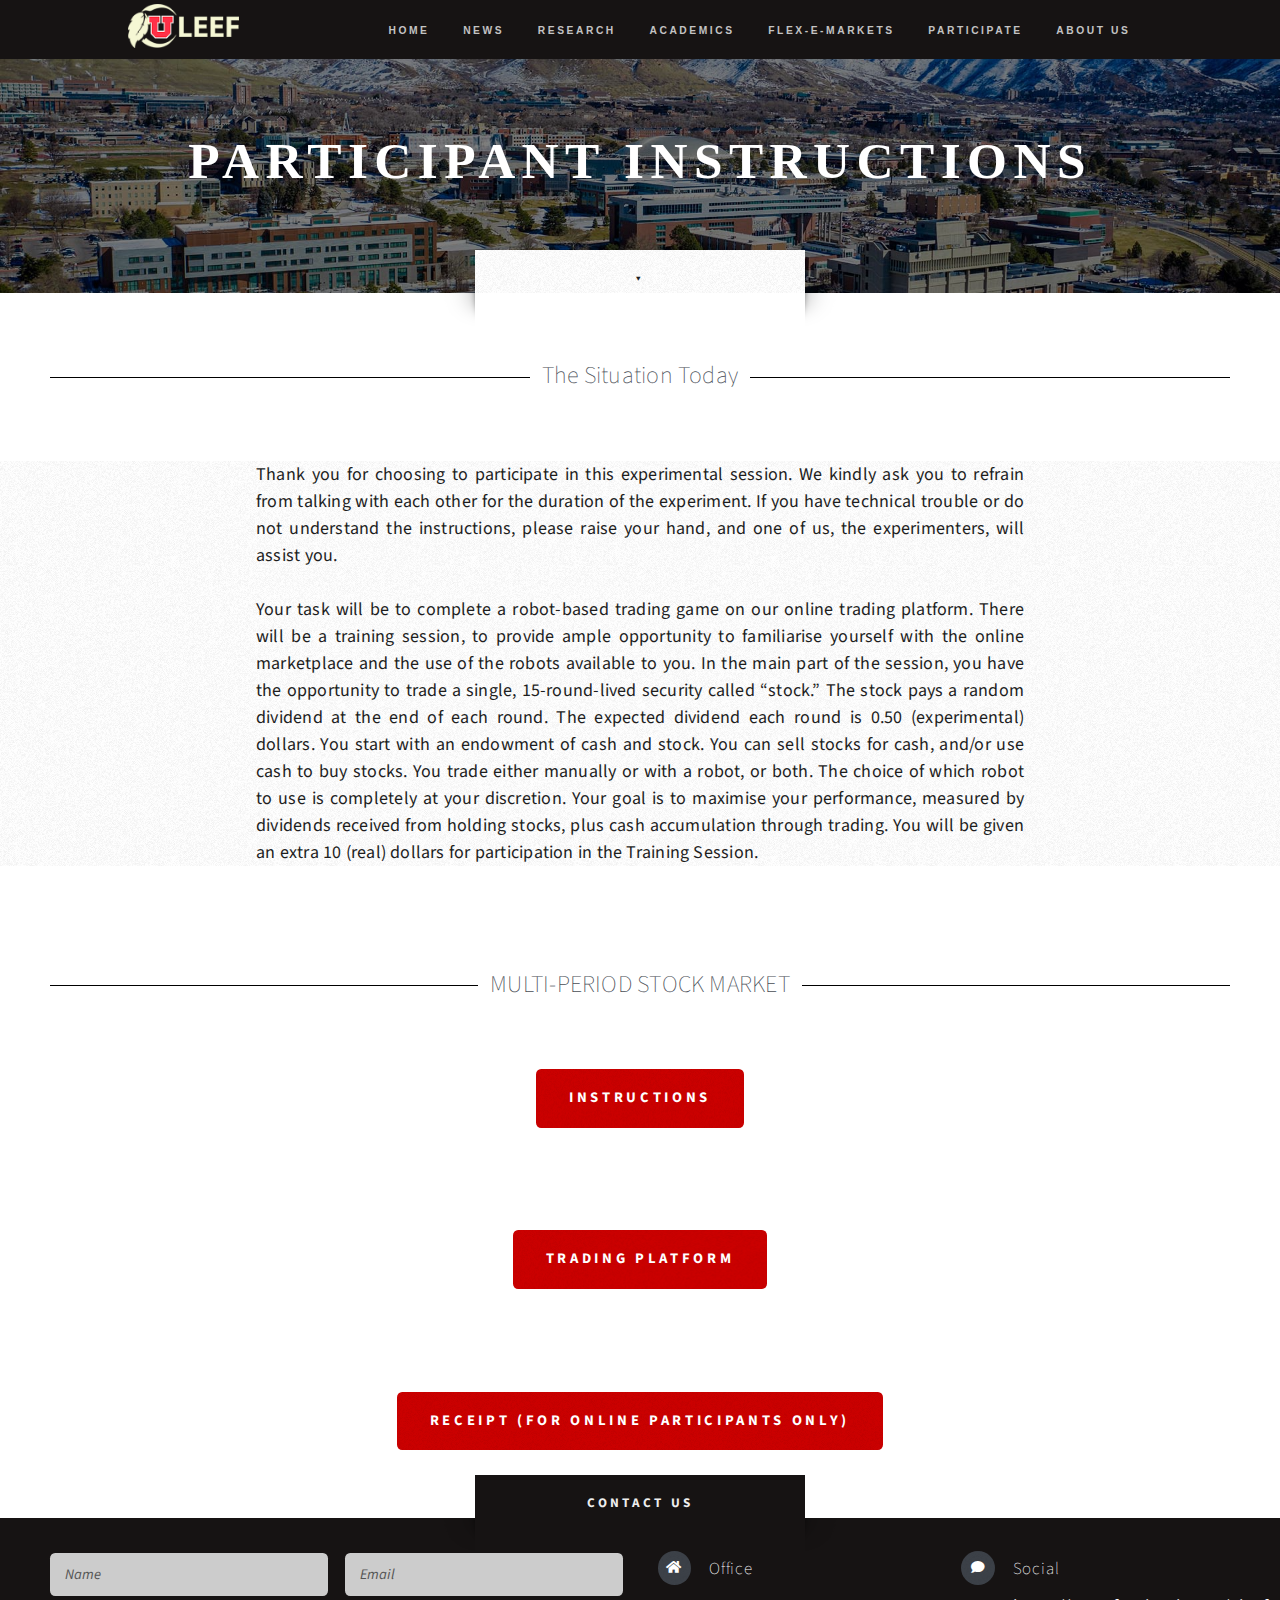
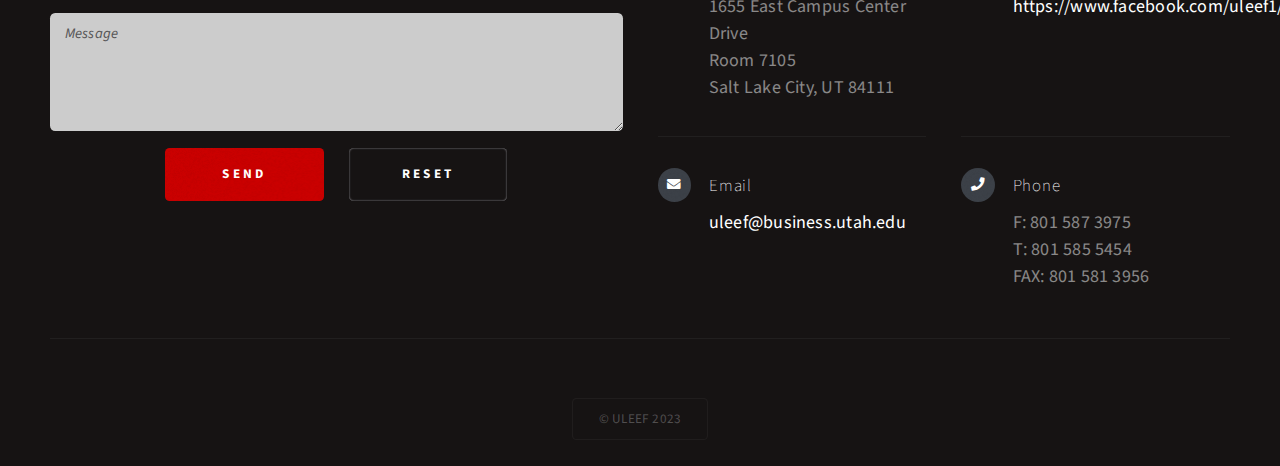
<file: instructions.html>
<!DOCTYPE HTML>

<html>
	<head>
		<title>INSTRUCTIONS - ULEEF</title>
		<meta charset="utf-8" />
		<meta name="viewport" content="width=device-width, initial-scale=1, user-scalable=no" />
		<link rel="stylesheet" href="assets/css/main.css" />
		<link rel="apple-touch-icon" sizes="180x180" href="icons/apple-touch-icon.png">
		<link rel="icon" type="image/png" sizes="32x32" href="icons/favicon-32x32.png">
		<link rel="icon" type="image/png" sizes="16x16" href="icons/favicon-16x16.png">
	</head>
	<body class="research is-preload">
		
		<div id="page-wrapper">
			<nav id="nav">
				<a href="index.html"><img src="images\logo.png"/></a>
				<ul>
					<li><a href="index.html">Home</a></li>
					<li><a href="news.html">News</a></li>
					<li><a href="research.html">Research</a></li>
					<li><a href="academics.html">Academics</a></li>
					<li><a href="markets.html">FLEX-E-MARKETS</a></li>
					<li class="opener" style="user-select: none; cursor: pointer; white-space: nowrap; opacity: 1;">
						<a href="#">Participate</a>
						<ul class="dropotron level-0 center" style="user-select: none; position: absolute; z-index: 1000; left: 485.038px; top: 56px; opacity: 1; display: block;">
                            <li style="white-space: nowrap;"><a href="https://universityofutah.sona-systems.com" style="display: block;">Register</a></li>
							<li style="white-space: nowrap;"><a href="consent.html" style="display: block;">Informed Consent</a></li>
							<li style="white-space: nowrap;"><a href="faq.html" style="display: block;">FAQ</a></li>
							<li style="white-space: nowrap;"><a href="instructions.html" style="display: block;">Instructions</a></li>
						</ul>
					</li>
					<li><a href="about-us.html">About Us</a></li>

					<!-- <li><a href="no-sidebar.html">No Sidebar</a></li> -->
				</ul>
			</nav>
			<!-- Header -->
				<section id="header" class="wrapper">

					<!-- Logo -->
						<div id="logo">
							<h1><a class="main-name" href="index.html">Participant Instructions</a></h1>
						</div>

					<!-- Nav -->
						

				</section>

			<!-- Intro -->
				<section id="intro" class="wrapper style1">
					<div class="title">
						<div class="arrow">&#9662;</div>
					</div>
				</section>

			<!-- Main -->
				<section id="main consent" class="wrapper">
					<div class="container">
						<h1 class="uleef section3">The Situation Today</h1>
					</div>                  
				</section>

				<section id="main cons" class="wrapper style1">
                    <div class="container consent">

                        <p class="consent-text">Thank you for choosing to participate in this experimental session. We kindly ask you to refrain from talking with each other for the duration of the experiment. If you have technical trouble or do not understand the instructions, please raise your hand, and one of us, the experimenters, will assist you.<br/> <br/>

                            Your task will be to complete a robot-based trading game on our online trading platform. There will be a training session, to provide ample opportunity to familiarise yourself with the online marketplace and the use of the robots available to you. In the main part of the session, you have the opportunity to trade a single, 15-round-lived security called “stock.” The stock pays a random dividend at the end of each round. The expected dividend each round is 0.50 (experimental) dollars. You start with an endowment of cash and stock. You can sell stocks for cash, and/or use cash to buy stocks. You trade either manually or with a robot, or both. The choice of which robot to use is completely at your discretion. Your goal is to maximise your performance, measured by dividends received from holding stocks, plus cash accumulation through trading. You will be given an extra 10 (real) dollars for participation in the Training Session.
                            
                            
                        </p>
                    </div>     
                </section>
                
                <section id="main" class="wrapper">
					<div class="container">
						<h1 class="uleef section3">MULTI-PERIOD STOCK MARKET</h1>
					</div>                 
                    <ul class="actions">
                        <li><a href="news.html" class="button style3 large">INSTRUCTIONS</a></li>
                    </ul>  
                    <ul class="actions">
                        <li><a href="news.html" class="button style3 large">TRADING PLATFORM</a></li>
                    </ul>  
                    <ul class="actions">
                        <li><a href="news.html" class="button style3 large">Receipt (for online participants only)</a></li>
                    </ul>  
				</section>
			<!-- Footer -->
				<section id="footer" class="wrapper">
					<div class="title">Contact Us</div>
					<div class="container">
						<div class="row">
							<div class="col-6 col-12-medium">

								<!-- Contact Form -->
									<section>
										<form method="post" action="#">
											<div class="row gtr-50">
												<div class="col-6 col-12-small">
													<input type="text" name="name" id="contact-name" placeholder="Name" />
												</div>
												<div class="col-6 col-12-small">
													<input type="text" name="email" id="contact-email" placeholder="Email" />
												</div>
												<div class="col-12">
													<textarea name="message" id="contact-message" placeholder="Message" rows="4"></textarea>
												</div>
												<div class="col-12">
													<ul class="actions">
														<li><input type="submit" class="style1" value="Send" /></li>
														<li><input type="reset" class="style2" value="Reset" /></li>
													</ul>
												</div>
											</div>
										</form>
									</section>

							</div>
							<div class="col-6 col-12-medium">

								<!-- Contact -->
									<section class="feature-list small">
										<div class="row">
											<div class="col-6 col-12-small">
												<section>
													<h3 class="icon solid fa-home">Office</h3>
													<p>
														1655 East Campus Center Drive<br />
														Room 7105<br />
														Salt Lake City, UT 84111
													</p>
												</section>
											</div>
											<div class="col-6 col-12-small">
												<section>
													<h3 class="icon solid fa-comment">Social</h3>
													<p>
														<a href="#">https://www.facebook.com/uleef1/</a><br />
													</p>
												</section>
											</div>
											<div class="col-6 col-12-small">
												<section>
													<h3 class="icon solid fa-envelope">Email</h3>
													<p>
														<a href="#">uleef@business.utah.edu</a>
													</p>
												</section>
											</div>
											<div class="col-6 col-12-small">
												<section>
													<h3 class="icon solid fa-phone">Phone</h3>
													<p>
														F: 801 587 3975<br />
														T: 801 585 5454<br />
														FAX: 801 581 3956
													</p>
												</section>
											</div>
										</div>
									</section>

							</div>
						</div>
						<div id="copyright">
							<ul>
								<li>&copy; ULEEF 2023</li>
							</ul>
						</div>
					</div>
				</section>

		</div>

		<!-- Scripts -->
			<script src="assets/js/jquery.min.js"></script>
			<script src="assets/js/jquery.dropotron.min.js"></script>
			<script src="assets/js/browser.min.js"></script>
			<script src="assets/js/breakpoints.min.js"></script>
			<script src="assets/js/util.js"></script>
			<script src="assets/js/main.js"></script>

	</body>
</html>
</file>
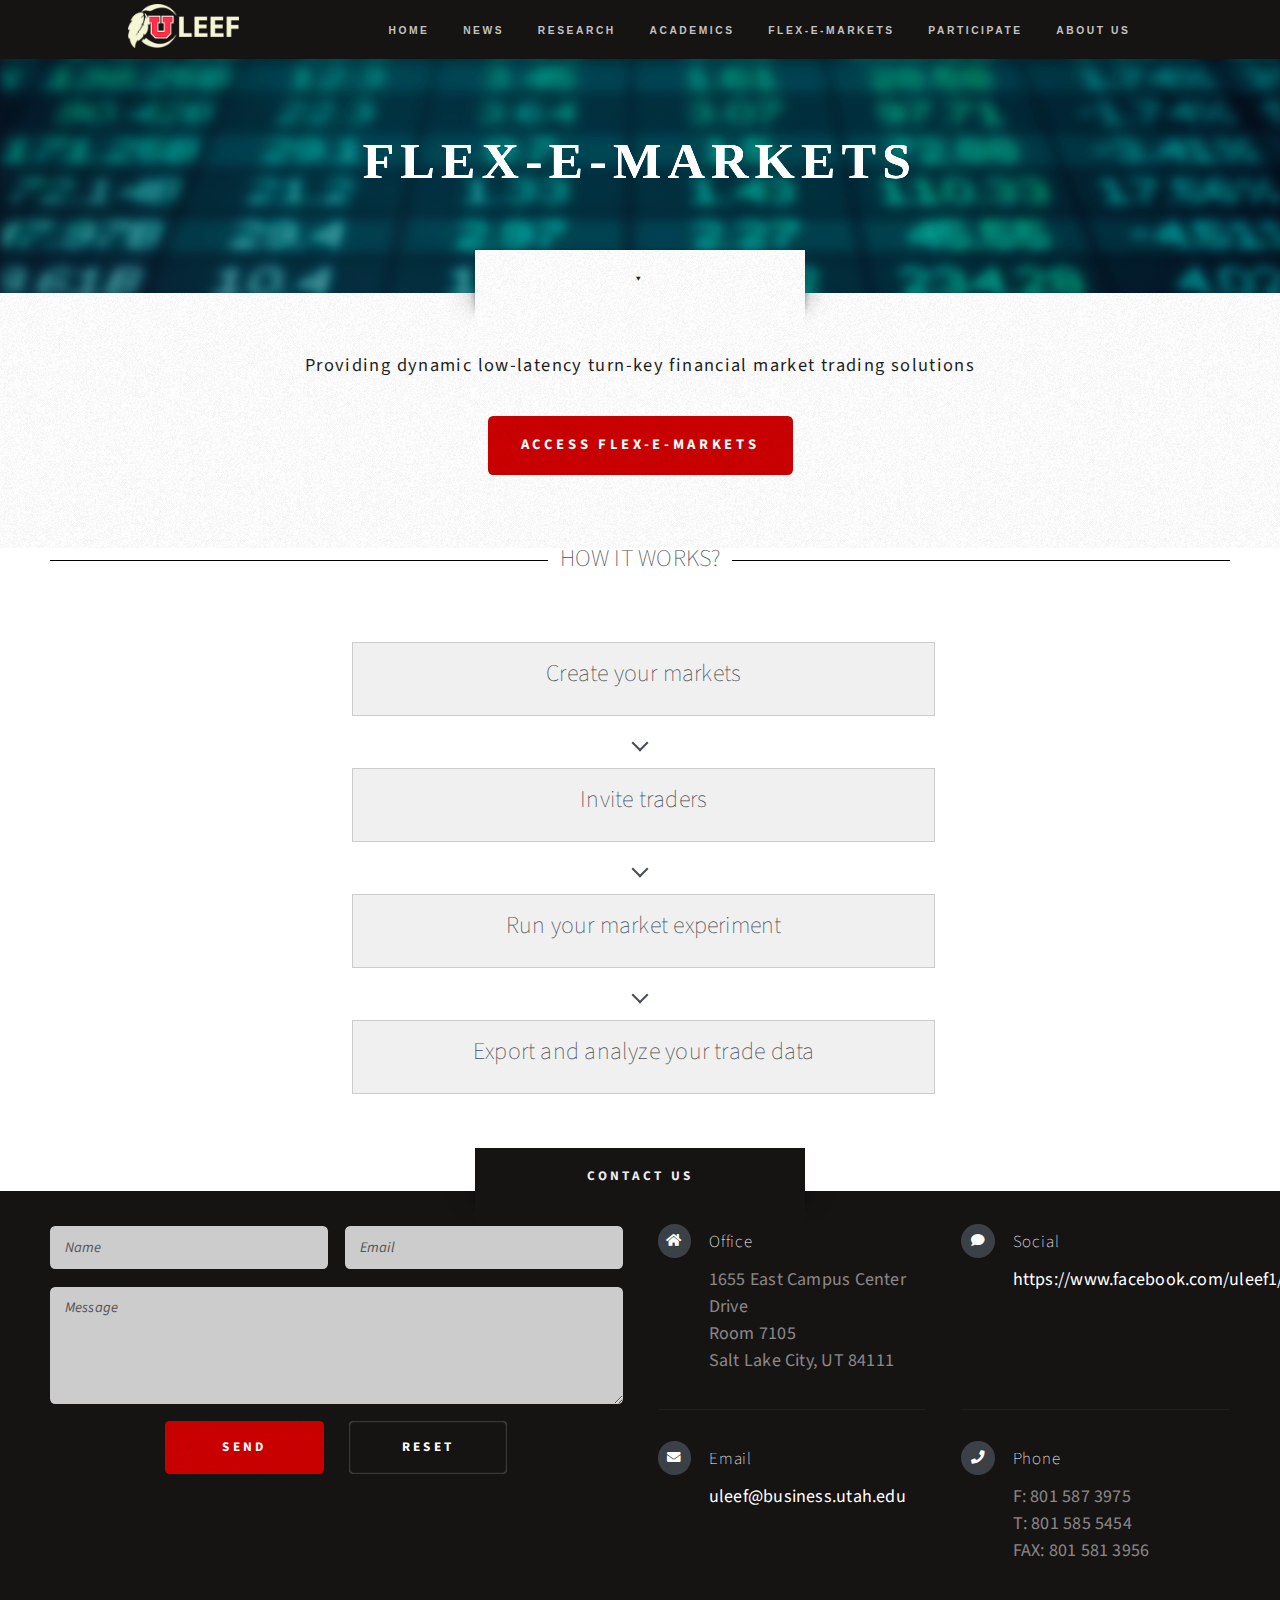
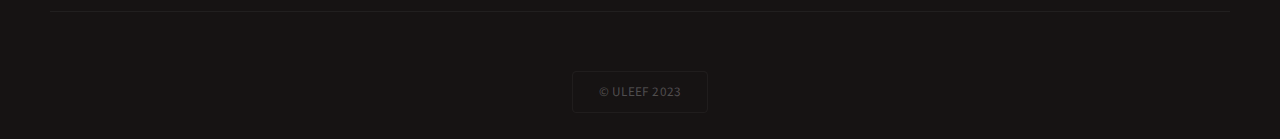
<file: markets.html>
<!DOCTYPE HTML>

<html>
	<head>
		<title>FLEX-E-MARKETS - ULEEF</title>
		<meta charset="utf-8" />
		<meta name="viewport" content="width=device-width, initial-scale=1, user-scalable=no" />
		<link rel="stylesheet" href="assets/css/main.css" />
		<link rel="apple-touch-icon" sizes="180x180" href="icons/apple-touch-icon.png">
		<link rel="icon" type="image/png" sizes="32x32" href="icons/favicon-32x32.png">
		<link rel="icon" type="image/png" sizes="16x16" href="icons/favicon-16x16.png">
	</head>
	<body class="markets is-preload">
		
		<div id="page-wrapper">
			<nav id="nav">
				<a href="index.html"><img src="images\logo.png"/></a>
				<ul>
					<li><a href="index.html">Home</a></li>
					<li><a href="news.html">News</a></li>
					<li><a href="research.html">Research</a></li>
					<li><a href="academics.html">Academics</a></li>
					<li class="current"><a href="markets.html">FLEX-E-MARKETS</a></li>
					<li class="opener" style="user-select: none; cursor: pointer; white-space: nowrap; opacity: 1;">
						<a href="#">Participate</a>
						<ul class="dropotron level-0 center" style="user-select: none; position: absolute; z-index: 1000; left: 485.038px; top: 56px; opacity: 1; display: block;">
							<li style="white-space: nowrap;"><a href="https://universityofutah.sona-systems.com" style="display: block;">Register</a></li>
							<li style="white-space: nowrap;"><a href="consent.html" style="display: block;">Informed Consent</a></li>
							<li style="white-space: nowrap;"><a href="faq.html" style="display: block;">FAQ</a></li>
							<li style="white-space: nowrap;"><a href="instructions.html" style="display: block;">Instructions</a></li>
						</ul>
					</li>
					<li><a href="about-us.html">About Us</a></li>

					<!-- <li><a href="no-sidebar.html">No Sidebar</a></li> -->
				</ul>
			</nav>
			<!-- Header -->
				<section id="header" class="wrapper">

					<!-- Logo -->
						<div id="logo">
							<h1><a class="main-name" href="index.html">FLEX-E-MARKETS</a></h1>
						</div>

					<!-- Nav -->

				</section>

			<!-- Intro -->
				<section id="intro" class="wrapper style1">
					<div class="title">
						<div class="arrow">&#9662;</div>
					</div>
					<div class="container">
						<p class="style1">Providing dynamic low-latency turn-key financial market trading solutions</p>
						<a href="http://www.flexemarkets.com/" id="markets-button" class="button style3 large">ACCESS FLEX-E-MARKETS</a>

					</div>
				</section>

			<!-- Main -->
				<section id="main" class="wrapper">
					<div class="container">
						<h1 class="uleef section3">HOW IT WORKS?</h1>
						<div class="how-to-list">
							<ul>
							  <li>
								<div class="step">
								  <h2>Create your markets</h2>
								</div>
							  </li>
							  <div class="arrow-container">
							  	<h2><span class="down-arrow black"></span></h2>
							</div>
							  <li>
								<div class="step">
								  <h2>Invite traders</h2>
								</div>
							  </li>
							  <div class="arrow-container">
								<h2><span class="down-arrow black"></span></h2>
						  </div>
							  <li>
								<div class="step">
								  <h2>Run your market experiment</h2>
								</div>
							  </li>
							  <div class="arrow-container">
								<h2><span class="down-arrow black"></span></h2>
						  </div>
							  <li>
								<div class="step">
								  <h2>Export and analyze your trade data</h2>
								</div>
							  </li>
							</ul>
						  </div>
						  
					</div>
				</section>



			<!-- Footer -->
				<section id="footer" class="wrapper">
					<div class="title">Contact Us</div>
					<div class="container">
						<div class="row">
							<div class="col-6 col-12-medium">

								<!-- Contact Form -->
									<section>
										<form method="post" action="#">
											<div class="row gtr-50">
												<div class="col-6 col-12-small">
													<input type="text" name="name" id="contact-name" placeholder="Name" />
												</div>
												<div class="col-6 col-12-small">
													<input type="text" name="email" id="contact-email" placeholder="Email" />
												</div>
												<div class="col-12">
													<textarea name="message" id="contact-message" placeholder="Message" rows="4"></textarea>
												</div>
												<div class="col-12">
													<ul class="actions">
														<li><input type="submit" class="style1" value="Send" /></li>
														<li><input type="reset" class="style2" value="Reset" /></li>
													</ul>
												</div>
											</div>
										</form>
									</section>

							</div>
							<div class="col-6 col-12-medium">

								<!-- Contact -->
									<section class="feature-list small">
										<div class="row">
											<div class="col-6 col-12-small">
												<section>
													<h3 class="icon solid fa-home">Office</h3>
													<p>
														1655 East Campus Center Drive<br />
														Room 7105<br />
														Salt Lake City, UT 84111
													</p>
												</section>
											</div>
											<div class="col-6 col-12-small">
												<section>
													<h3 class="icon solid fa-comment">Social</h3>
													<p>
														<a href="#">https://www.facebook.com/uleef1/</a><br />
													</p>
												</section>
											</div>
											<div class="col-6 col-12-small">
												<section>
													<h3 class="icon solid fa-envelope">Email</h3>
													<p>
														<a href="#">uleef@business.utah.edu</a>
													</p>
												</section>
											</div>
											<div class="col-6 col-12-small">
												<section>
													<h3 class="icon solid fa-phone">Phone</h3>
													<p>
														F: 801 587 3975<br />
														T: 801 585 5454<br />
														FAX: 801 581 3956
													</p>
												</section>
											</div>
										</div>
									</section>

							</div>
						</div>
						<div id="copyright">
							<ul>
								<li>&copy; ULEEF 2023</li>
							</ul>
						</div>
					</div>
				</section>

		</div>

		<!-- Scripts -->
			<script src="assets/js/jquery.min.js"></script>
			<script src="assets/js/jquery.dropotron.min.js"></script>
			<script src="assets/js/browser.min.js"></script>
			<script src="assets/js/breakpoints.min.js"></script>
			<script src="assets/js/util.js"></script>
			<script src="assets/js/main.js"></script>

	</body>
</html>
</file>
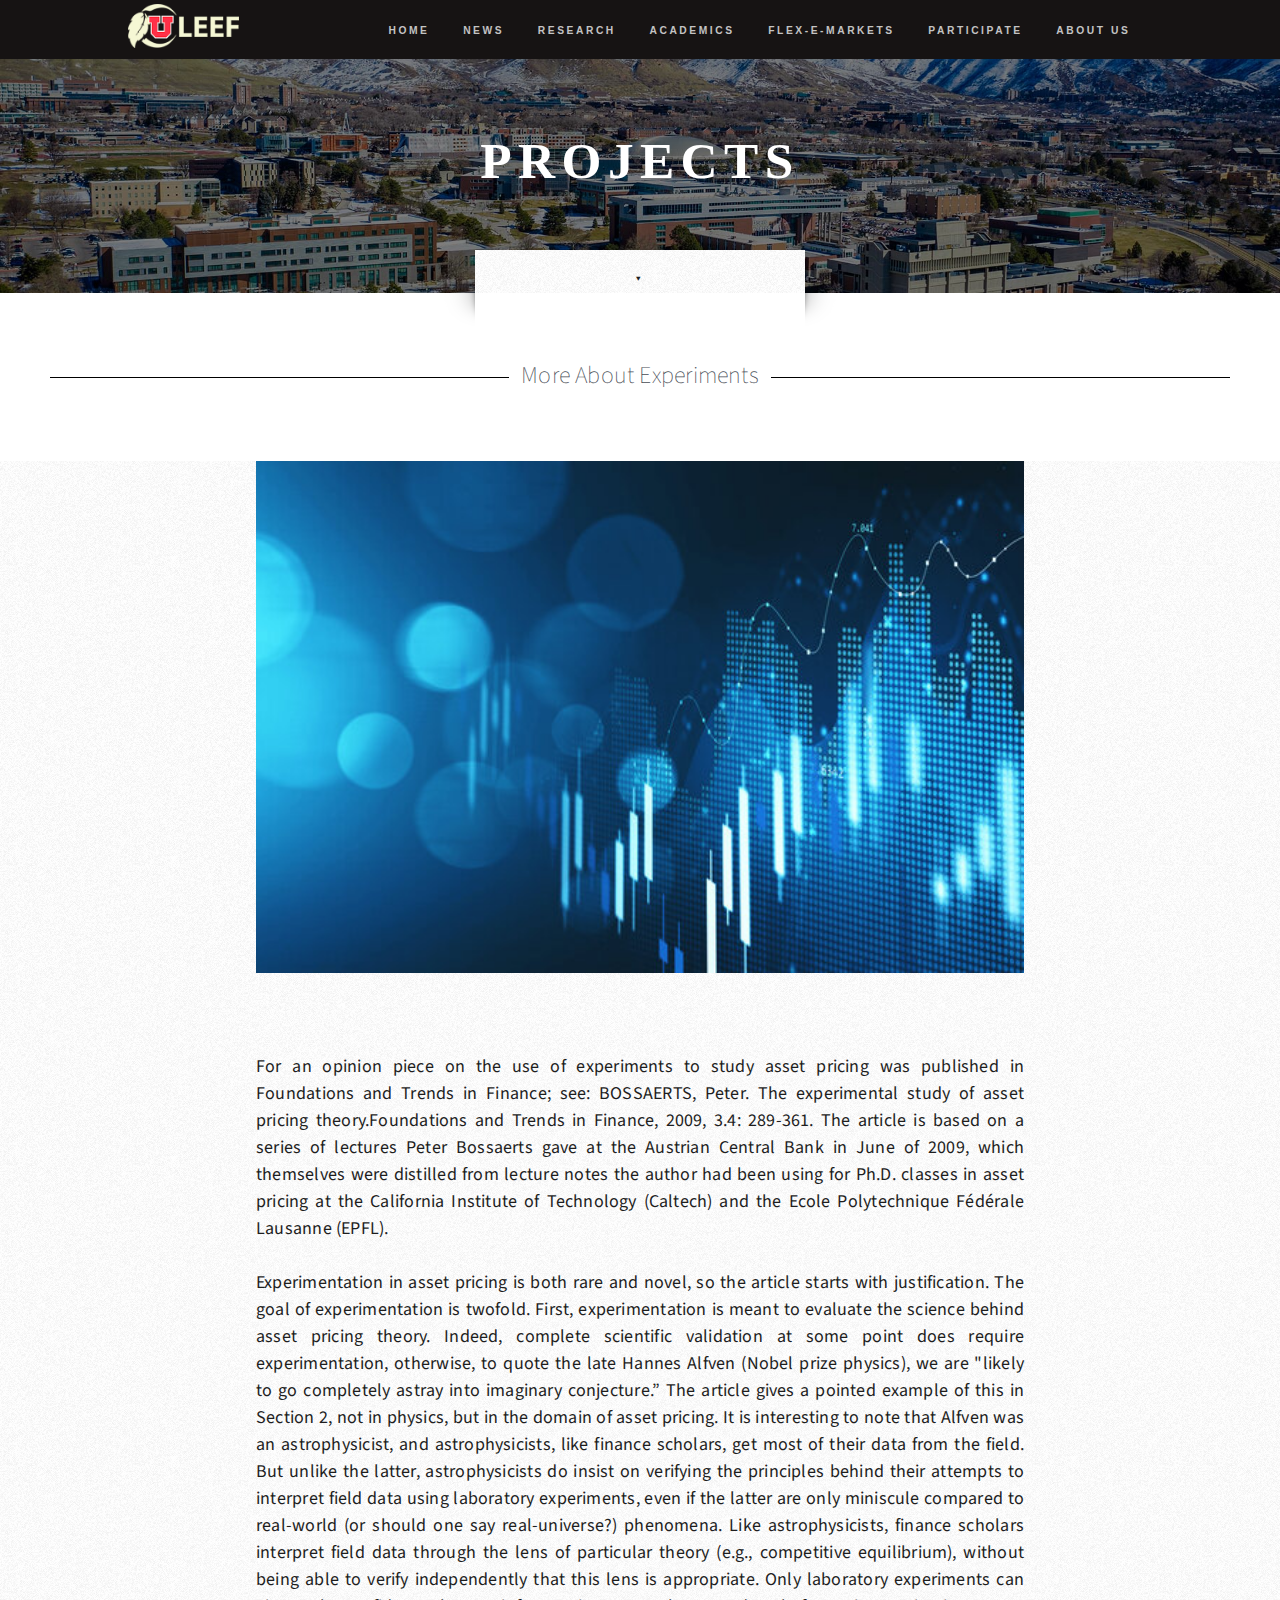
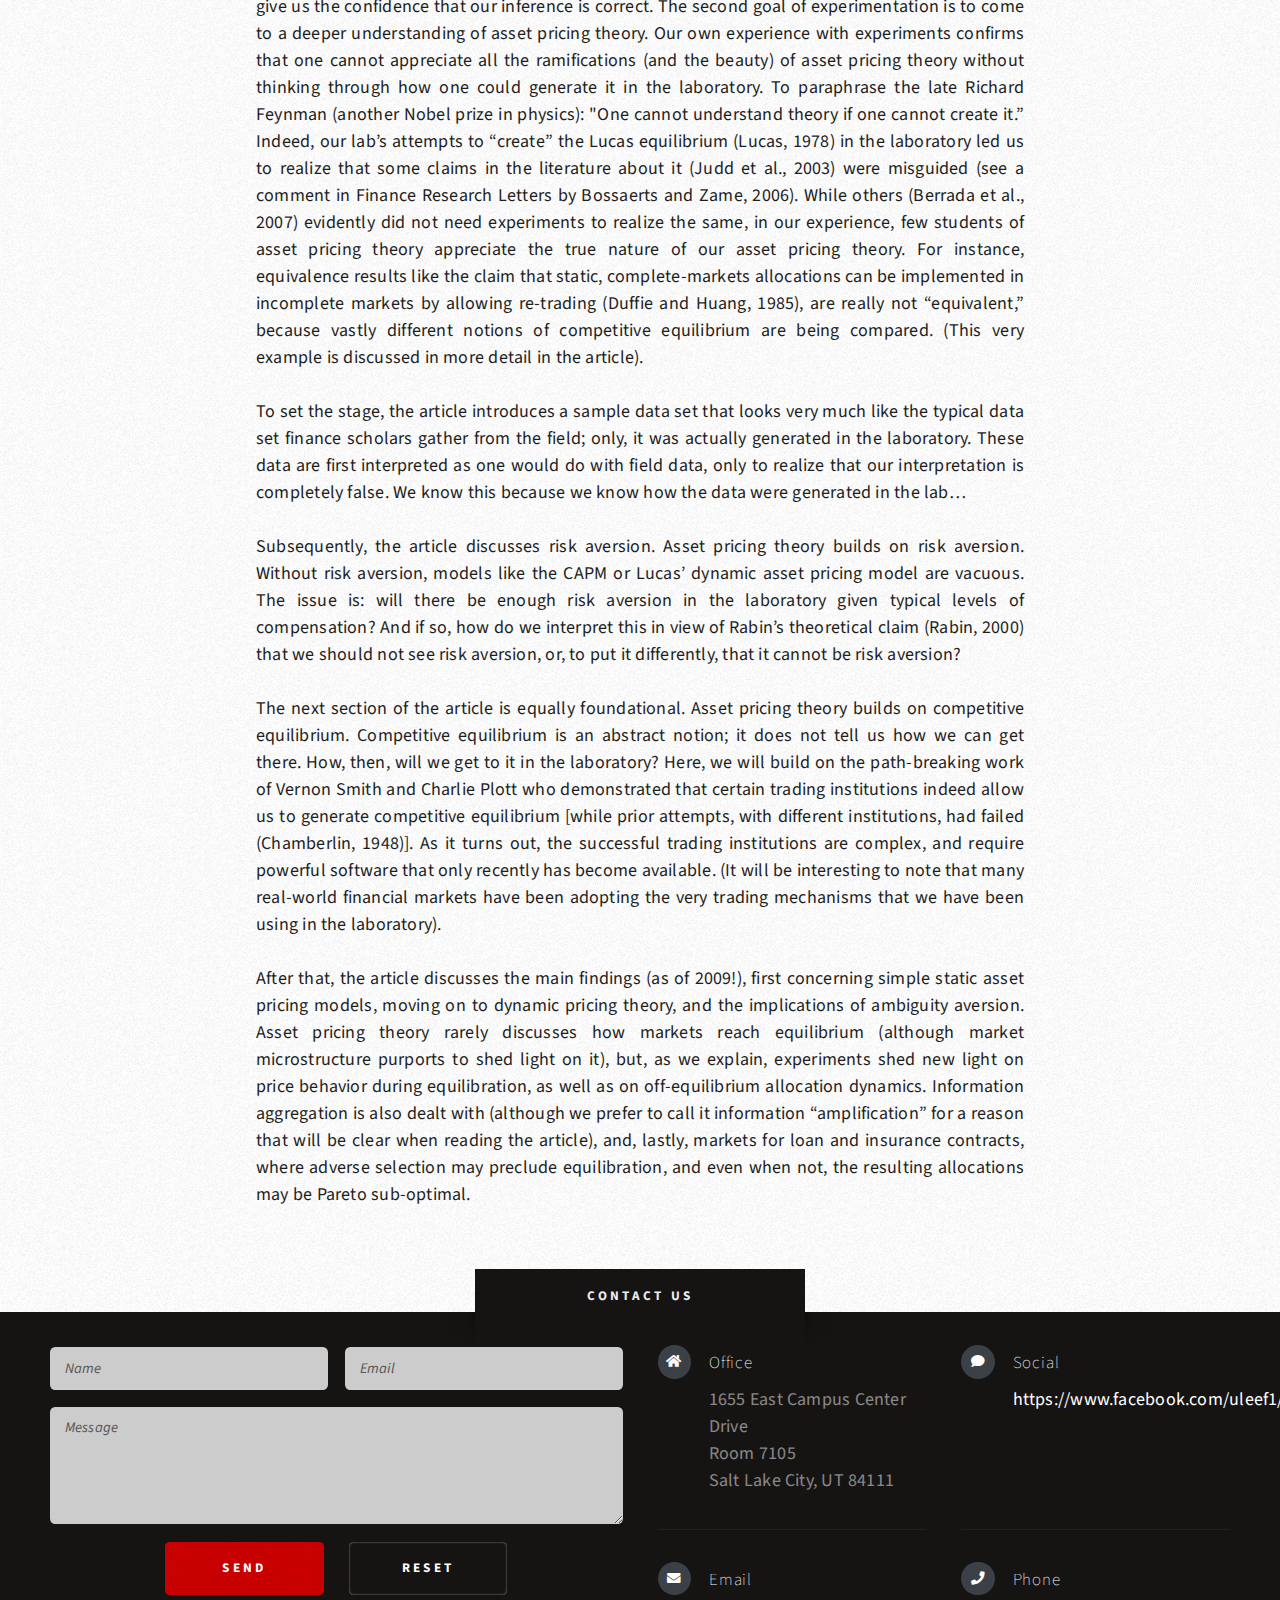
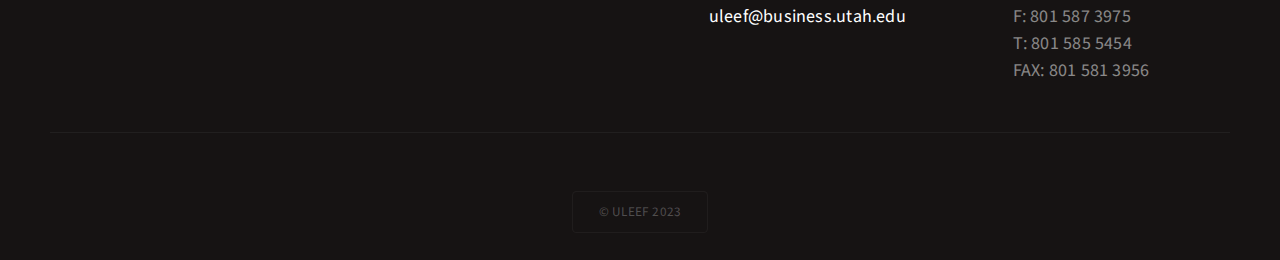
<file: project-experimental.html>
<!DOCTYPE HTML>

<html>
	<head>
		<title>PROJECT - EXPERIMENTAL - ULEEF</title>
		<meta charset="utf-8" />
		<meta name="viewport" content="width=device-width, initial-scale=1, user-scalable=no" />
		<link rel="stylesheet" href="assets/css/main.css" />
		<link rel="apple-touch-icon" sizes="180x180" href="icons/apple-touch-icon.png">
		<link rel="icon" type="image/png" sizes="32x32" href="icons/favicon-32x32.png">
		<link rel="icon" type="image/png" sizes="16x16" href="icons/favicon-16x16.png">
	</head>
	<body class="research is-preload">
		
		<div id="page-wrapper">
			<nav id="nav">
				<a href="index.html"><img src="images\logo.png"/></a>
				<ul>
					<li><a href="index.html">Home</a></li>
					<li><a href="news.html">News</a></li>
					<li><a href="research.html">Research</a></li>
					<li><a href="academics.html">Academics</a></li>
					<li><a href="markets.html">FLEX-E-MARKETS</a></li>
					<li class="opener" style="user-select: none; cursor: pointer; white-space: nowrap; opacity: 1;">
						<a href="#">Participate</a>
						<ul class="dropotron level-0 center" style="user-select: none; position: absolute; z-index: 1000; left: 485.038px; top: 56px; opacity: 1; display: block;">
                            <li style="white-space: nowrap;"><a href="https://universityofutah.sona-systems.com" style="display: block;">Register</a></li>
							<li style="white-space: nowrap;"><a href="consent.html" style="display: block;">Informed Consent</a></li>
							<li style="white-space: nowrap;"><a href="faq.html" style="display: block;">FAQ</a></li>
							<li style="white-space: nowrap;"><a href="instructions.html" style="display: block;">Instructions</a></li>
						</ul>
					</li>
					<li><a href="about-us.html">About Us</a></li>

					<!-- <li><a href="no-sidebar.html">No Sidebar</a></li> -->
				</ul>
			</nav>
			<!-- Header -->
				<section id="header" class="wrapper">

					<!-- Logo -->
						<div id="logo">
							<h1><a class="main-name" href="index.html">PROJECTS</a></h1>
						</div>

					<!-- Nav -->
						

				</section>

			<!-- Intro -->
				<section id="intro" class="wrapper style1">
					<div class="title">
						<div class="arrow">&#9662;</div>
					</div>
				</section>

			<!-- Main -->
				<section id="main consent" class="wrapper">
					<div class="container">
						<h1 class="uleef section3">More About Experiments</h1>
					</div>                  
				</section>

				<section id="main" class="wrapper style1">
                    <div class="container consent">
                        <img class="project-img" src="images\stock.jpg" alt="">

                        <p class="consent-text">
                            For an opinion piece on the use of experiments to study asset pricing was published in Foundations and Trends in Finance; 
                            see: BOSSAERTS, Peter. The experimental study of asset pricing theory.Foundations and Trends in Finance, 2009, 3.4: 289-361. 
                            The article is based on a series of lectures Peter Bossaerts gave at the Austrian Central Bank in June of 2009, which 
                            themselves were distilled from lecture notes the author had been using for Ph.D. classes in asset pricing at the California 
                            Institute of Technology (Caltech) and the Ecole Polytechnique Fédérale Lausanne (EPFL).
                        </br ></br >
                            Experimentation in asset pricing is both rare and novel, so the article starts with justification. The goal of experimentation 
                            is twofold. First, experimentation is meant to evaluate the science behind asset pricing theory. Indeed, complete scientific 
                            validation at some point does require experimentation, otherwise, to quote the late Hannes Alfven (Nobel prize physics), we are 
                            "likely to go completely astray into imaginary conjecture.” The article gives a pointed example of this in Section 2, not in 
                            physics, but in the domain of asset pricing. It is interesting to note that Alfven was an astrophysicist, and astrophysicists, 
                            like finance scholars, get most of their data from the field. But unlike the latter, astrophysicists do insist on verifying the 
                            principles behind their attempts to interpret field data using laboratory experiments, even if the latter are only miniscule 
                            compared to real-world (or should one say real-universe?) phenomena. Like astrophysicists, finance scholars interpret field data 
                            through the lens of particular theory (e.g., competitive equilibrium), without being able to verify independently that this lens 
                            is appropriate. Only laboratory experiments can give us the confidence that our inference is correct. The second goal of 
                            experimentation is to come to a deeper understanding of asset pricing theory. Our own experience with experiments confirms that 
                            one cannot appreciate all the ramifications (and the beauty) of asset pricing theory without thinking through how one could generate 
                            it in the laboratory. To paraphrase the late Richard Feynman (another Nobel prize in physics): "One cannot understand theory if one
                             cannot create it.” Indeed, our lab’s attempts to “create” the Lucas equilibrium (Lucas, 1978) in the laboratory led us to realize 
                             that some claims in the literature about it (Judd et al., 2003) were misguided (see a comment in Finance Research Letters by 
                             Bossaerts and Zame, 2006). While others (Berrada et al., 2007) evidently did not need experiments to realize the same, in our 
                             experience, few students of asset pricing theory appreciate the true nature of our asset pricing theory. For instance, equivalence 
                             results like the claim that static, complete-markets allocations can be implemented in incomplete markets by allowing re-trading 
                             (Duffie and Huang, 1985), are really not “equivalent,” because vastly different notions of competitive equilibrium are being 
                             compared. (This very example is discussed in more detail in the article).
                            </br ></br >
                             To set the stage, the article introduces a sample data set that looks very much like the typical data set finance scholars gather 
                             from the field; only, it was actually generated in the laboratory. These data are first interpreted as one would do with field 
                             data, only to realize that our interpretation is completely false. We know this because we know how the data were generated in the 
                             lab…
                            </br ></br >
                             Subsequently, the article discusses risk aversion. Asset pricing theory builds on risk aversion. Without risk aversion, models like 
                             the CAPM or Lucas’ dynamic asset pricing model are vacuous. The issue is: will there be enough risk aversion in the laboratory given 
                             typical levels of compensation? And if so, how do we interpret this in view of Rabin’s theoretical claim (Rabin, 2000) that we 
                             should not see risk aversion, or, to put it differently, that it cannot be risk aversion?
                            </br ></br >
                            The next section of the article is equally foundational. Asset pricing theory builds on competitive equilibrium. 
                            Competitive equilibrium is an abstract notion; it does not tell us how we can get there. How, then, will we get to it in the 
                            laboratory? Here, we will build on the path-breaking work of Vernon Smith and Charlie Plott who demonstrated that certain trading
                             institutions indeed allow us to generate competitive equilibrium [while prior attempts, with different institutions, had failed 
                             (Chamberlin, 1948)]. As it turns out, the successful trading institutions are complex, and require powerful software that only 
                             recently has become available. (It will be interesting to note that many real-world financial markets have been adopting the 
                             very trading mechanisms that we have been using in the laboratory).
                            </br ></br >
                            After that, the article discusses the main findings (as of 2009!), first concerning simple static asset pricing models, moving 
                            on to dynamic pricing theory, and the implications of ambiguity aversion. Asset pricing theory rarely discusses how markets reach
                             equilibrium (although market microstructure purports to shed light on it), but, as we explain, experiments shed new light on price
                              behavior during equilibration, as well as on off-equilibrium allocation dynamics. Information aggregation is also dealt with 
                              (although we prefer to call it information “amplification” for a reason that will be clear when reading the article), and, lastly,
                               markets for loan and insurance contracts, where adverse selection may preclude equilibration, and even when not, the resulting 
                               allocations may be Pareto sub-optimal.
                        </p>
                    </div>     
                </section>



			<!-- Footer -->
				<section id="footer" class="wrapper">
					<div class="title">Contact Us</div>
					<div class="container">
						<div class="row">
							<div class="col-6 col-12-medium">

								<!-- Contact Form -->
									<section>
										<form method="post" action="#">
											<div class="row gtr-50">
												<div class="col-6 col-12-small">
													<input type="text" name="name" id="contact-name" placeholder="Name" />
												</div>
												<div class="col-6 col-12-small">
													<input type="text" name="email" id="contact-email" placeholder="Email" />
												</div>
												<div class="col-12">
													<textarea name="message" id="contact-message" placeholder="Message" rows="4"></textarea>
												</div>
												<div class="col-12">
													<ul class="actions">
														<li><input type="submit" class="style1" value="Send" /></li>
														<li><input type="reset" class="style2" value="Reset" /></li>
													</ul>
												</div>
											</div>
										</form>
									</section>

							</div>
							<div class="col-6 col-12-medium">

								<!-- Contact -->
									<section class="feature-list small">
										<div class="row">
											<div class="col-6 col-12-small">
												<section>
													<h3 class="icon solid fa-home">Office</h3>
													<p>
														1655 East Campus Center Drive<br />
														Room 7105<br />
														Salt Lake City, UT 84111
													</p>
												</section>
											</div>
											<div class="col-6 col-12-small">
												<section>
													<h3 class="icon solid fa-comment">Social</h3>
													<p>
														<a href="#">https://www.facebook.com/uleef1/</a><br />
													</p>
												</section>
											</div>
											<div class="col-6 col-12-small">
												<section>
													<h3 class="icon solid fa-envelope">Email</h3>
													<p>
														<a href="#">uleef@business.utah.edu</a>
													</p>
												</section>
											</div>
											<div class="col-6 col-12-small">
												<section>
													<h3 class="icon solid fa-phone">Phone</h3>
													<p>
														F: 801 587 3975<br />
														T: 801 585 5454<br />
														FAX: 801 581 3956
													</p>
												</section>
											</div>
										</div>
									</section>

							</div>
						</div>
						<div id="copyright">
							<ul>
								<li>&copy; ULEEF 2023</li>
							</ul>
						</div>
					</div>
				</section>

		</div>

		<!-- Scripts -->
			<script src="assets/js/jquery.min.js"></script>
			<script src="assets/js/jquery.dropotron.min.js"></script>
			<script src="assets/js/browser.min.js"></script>
			<script src="assets/js/breakpoints.min.js"></script>
			<script src="assets/js/util.js"></script>
			<script src="assets/js/main.js"></script>

	</body>
</html>
</file>
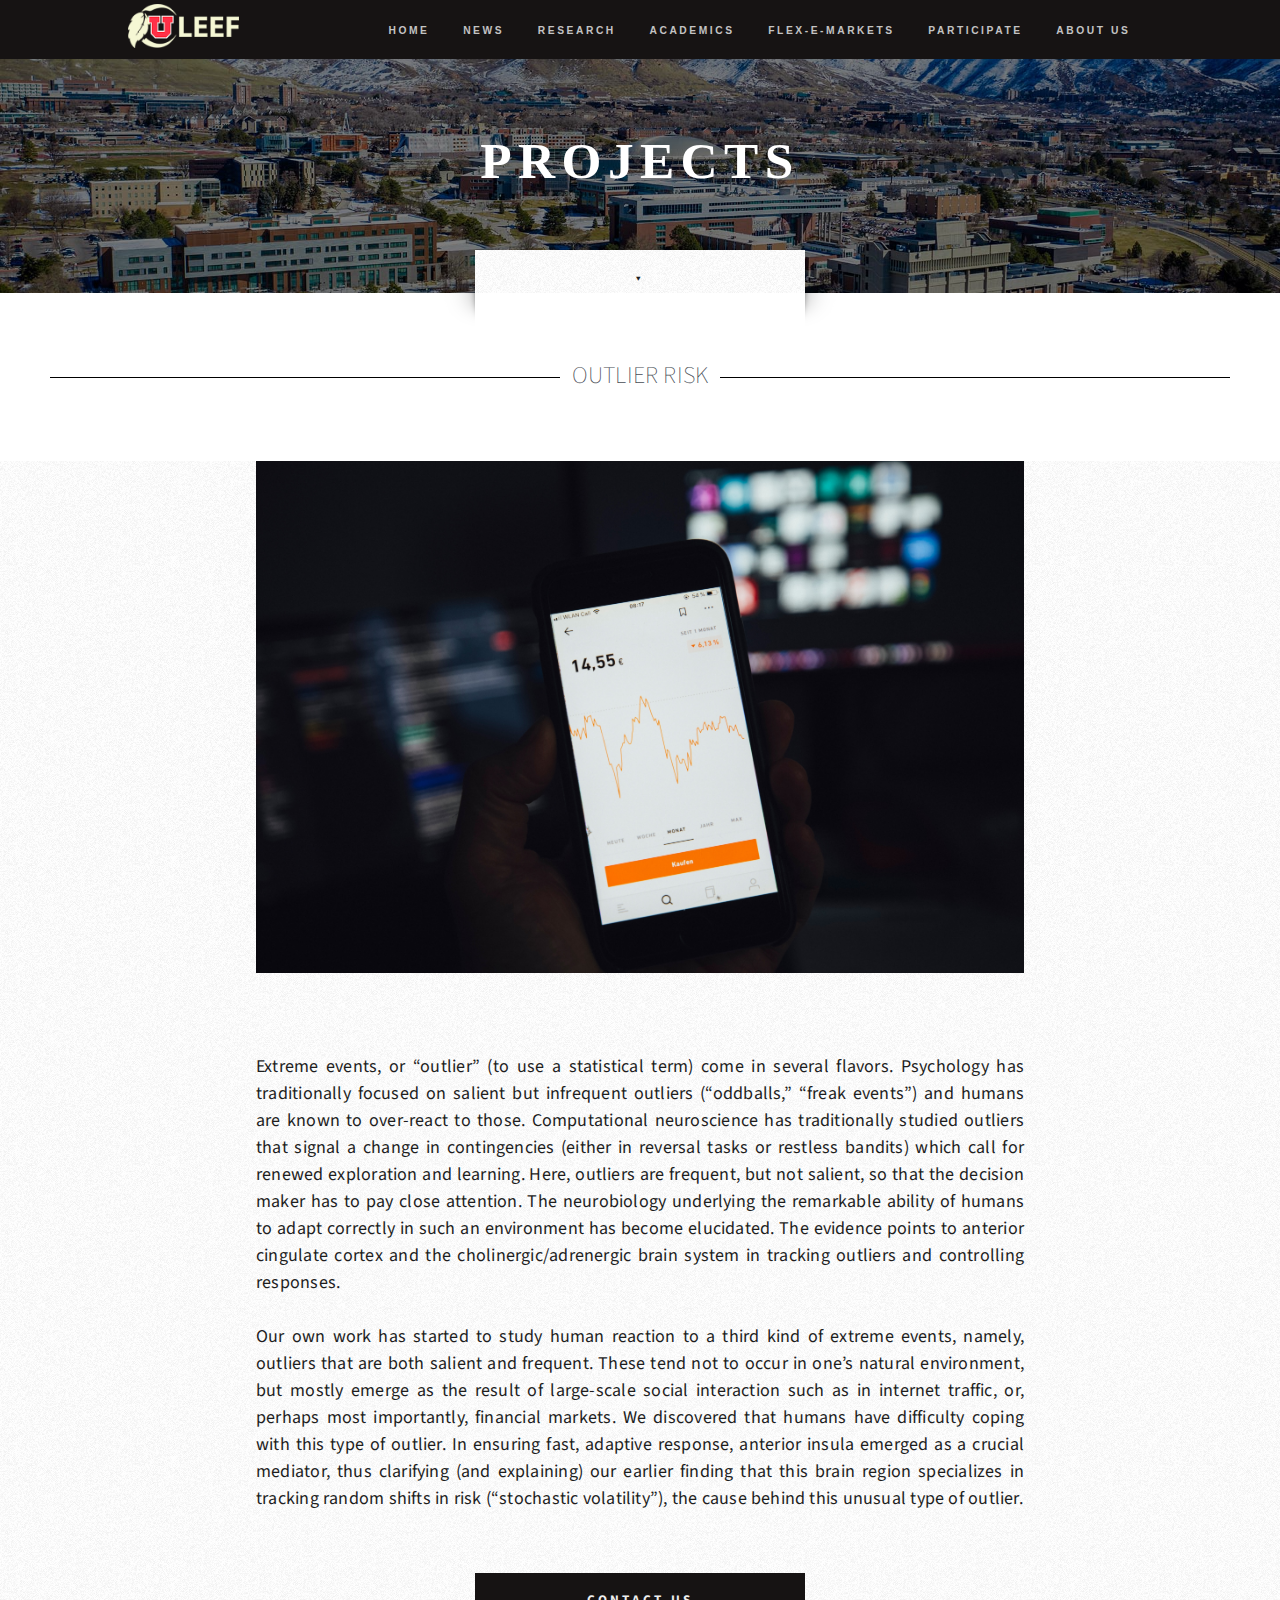
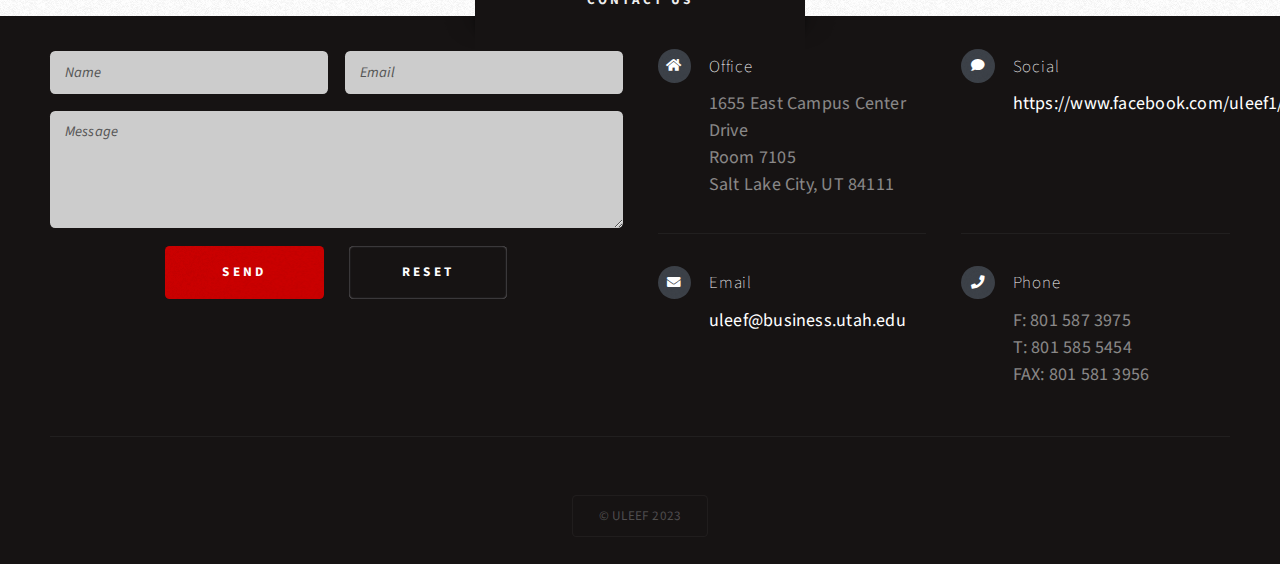
<file: project-outlier.html>
<!DOCTYPE HTML>

<html>
	<head>
		<title>PROJECT - OUTLIER - ULEEF</title>
		<meta charset="utf-8" />
		<meta name="viewport" content="width=device-width, initial-scale=1, user-scalable=no" />
		<link rel="stylesheet" href="assets/css/main.css" />
		<link rel="apple-touch-icon" sizes="180x180" href="icons/apple-touch-icon.png">
		<link rel="icon" type="image/png" sizes="32x32" href="icons/favicon-32x32.png">
		<link rel="icon" type="image/png" sizes="16x16" href="icons/favicon-16x16.png">
	</head>
	<body class="research is-preload">
		
		<div id="page-wrapper">
			<nav id="nav">
				<a href="index.html"><img src="images\logo.png"/></a>
				<ul>
					<li><a href="index.html">Home</a></li>
					<li><a href="news.html">News</a></li>
					<li><a href="research.html">Research</a></li>
					<li><a href="academics.html">Academics</a></li>
					<li><a href="markets.html">FLEX-E-MARKETS</a></li>
					<li class="opener" style="user-select: none; cursor: pointer; white-space: nowrap; opacity: 1;">
						<a href="#">Participate</a>
						<ul class="dropotron level-0 center" style="user-select: none; position: absolute; z-index: 1000; left: 485.038px; top: 56px; opacity: 1; display: block;">
                            <li style="white-space: nowrap;"><a href="https://universityofutah.sona-systems.com" style="display: block;">Register</a></li>
							<li style="white-space: nowrap;"><a href="consent.html" style="display: block;">Informed Consent</a></li>
							<li style="white-space: nowrap;"><a href="faq.html" style="display: block;">FAQ</a></li>
							<li style="white-space: nowrap;"><a href="instructions.html" style="display: block;">Instructions</a></li>
						</ul>
					</li>
					<li><a href="about-us.html">About Us</a></li>

					<!-- <li><a href="no-sidebar.html">No Sidebar</a></li> -->
				</ul>
			</nav>
			<!-- Header -->
				<section id="header" class="wrapper">

					<!-- Logo -->
						<div id="logo">
							<h1><a class="main-name" href="index.html">PROJECTS</a></h1>
						</div>

					<!-- Nav -->
						

				</section>

			<!-- Intro -->
				<section id="intro" class="wrapper style1">
					<div class="title">
						<div class="arrow">&#9662;</div>
					</div>
				</section>

			<!-- Main -->
				<section id="main consent" class="wrapper">
					<div class="container">
						<h1 class="uleef section3">OUTLIER RISK</h1>
					</div>                  
				</section>

				<section id="main" class="wrapper style1">
                    <div class="container consent">
						<img class="project-img" src="images/outlier.jpg" alt="">
                        <p class="consent-text">
                            Extreme events, or “outlier” (to use a statistical term) come in several flavors. Psychology has traditionally 
                            focused on salient but infrequent outliers (“oddballs,” “freak events”) and humans are known to over-react to those. 
                            Computational neuroscience has traditionally studied outliers that signal a change in contingencies (either in reversal
                             tasks or restless bandits) which call for renewed exploration and learning. Here, outliers are frequent, but not salient, 
                             so that the decision maker has to pay close attention. The neurobiology underlying the remarkable ability of humans to
                              adapt correctly in such an environment has become elucidated. The evidence points to anterior cingulate cortex and the 
                              cholinergic/adrenergic brain system in tracking outliers and controlling responses.
                        </br ></br >
                        Our own work has started to study human reaction to a third kind of extreme events, namely, outliers that are both salient and frequent. 
                        These tend not to occur in one’s natural environment, but mostly emerge as the result of large-scale social interaction such 
                        as in internet traffic, or, perhaps most importantly, financial markets. We discovered that humans have difficulty coping with
                         this type of outlier. In ensuring fast, adaptive response, anterior insula emerged as a crucial mediator, thus clarifying (and 
                         explaining) our earlier finding that this brain region specializes in tracking random shifts in risk (“stochastic volatility”), 
                         the cause behind this unusual type of outlier.
                        </p>
                    </div>     
                </section>



			<!-- Footer -->
				<section id="footer" class="wrapper">
					<div class="title">Contact Us</div>
					<div class="container">
						<div class="row">
							<div class="col-6 col-12-medium">

								<!-- Contact Form -->
									<section>
										<form method="post" action="#">
											<div class="row gtr-50">
												<div class="col-6 col-12-small">
													<input type="text" name="name" id="contact-name" placeholder="Name" />
												</div>
												<div class="col-6 col-12-small">
													<input type="text" name="email" id="contact-email" placeholder="Email" />
												</div>
												<div class="col-12">
													<textarea name="message" id="contact-message" placeholder="Message" rows="4"></textarea>
												</div>
												<div class="col-12">
													<ul class="actions">
														<li><input type="submit" class="style1" value="Send" /></li>
														<li><input type="reset" class="style2" value="Reset" /></li>
													</ul>
												</div>
											</div>
										</form>
									</section>

							</div>
							<div class="col-6 col-12-medium">

								<!-- Contact -->
									<section class="feature-list small">
										<div class="row">
											<div class="col-6 col-12-small">
												<section>
													<h3 class="icon solid fa-home">Office</h3>
													<p>
														1655 East Campus Center Drive<br />
														Room 7105<br />
														Salt Lake City, UT 84111
													</p>
												</section>
											</div>
											<div class="col-6 col-12-small">
												<section>
													<h3 class="icon solid fa-comment">Social</h3>
													<p>
														<a href="#">https://www.facebook.com/uleef1/</a><br />
													</p>
												</section>
											</div>
											<div class="col-6 col-12-small">
												<section>
													<h3 class="icon solid fa-envelope">Email</h3>
													<p>
														<a href="#">uleef@business.utah.edu</a>
													</p>
												</section>
											</div>
											<div class="col-6 col-12-small">
												<section>
													<h3 class="icon solid fa-phone">Phone</h3>
													<p>
														F: 801 587 3975<br />
														T: 801 585 5454<br />
														FAX: 801 581 3956
													</p>
												</section>
											</div>
										</div>
									</section>

							</div>
						</div>
						<div id="copyright">
							<ul>
								<li>&copy; ULEEF 2023</li>
							</ul>
						</div>
					</div>
				</section>

		</div>

		<!-- Scripts -->
			<script src="assets/js/jquery.min.js"></script>
			<script src="assets/js/jquery.dropotron.min.js"></script>
			<script src="assets/js/browser.min.js"></script>
			<script src="assets/js/breakpoints.min.js"></script>
			<script src="assets/js/util.js"></script>
			<script src="assets/js/main.js"></script>

	</body>
</html>
</file>
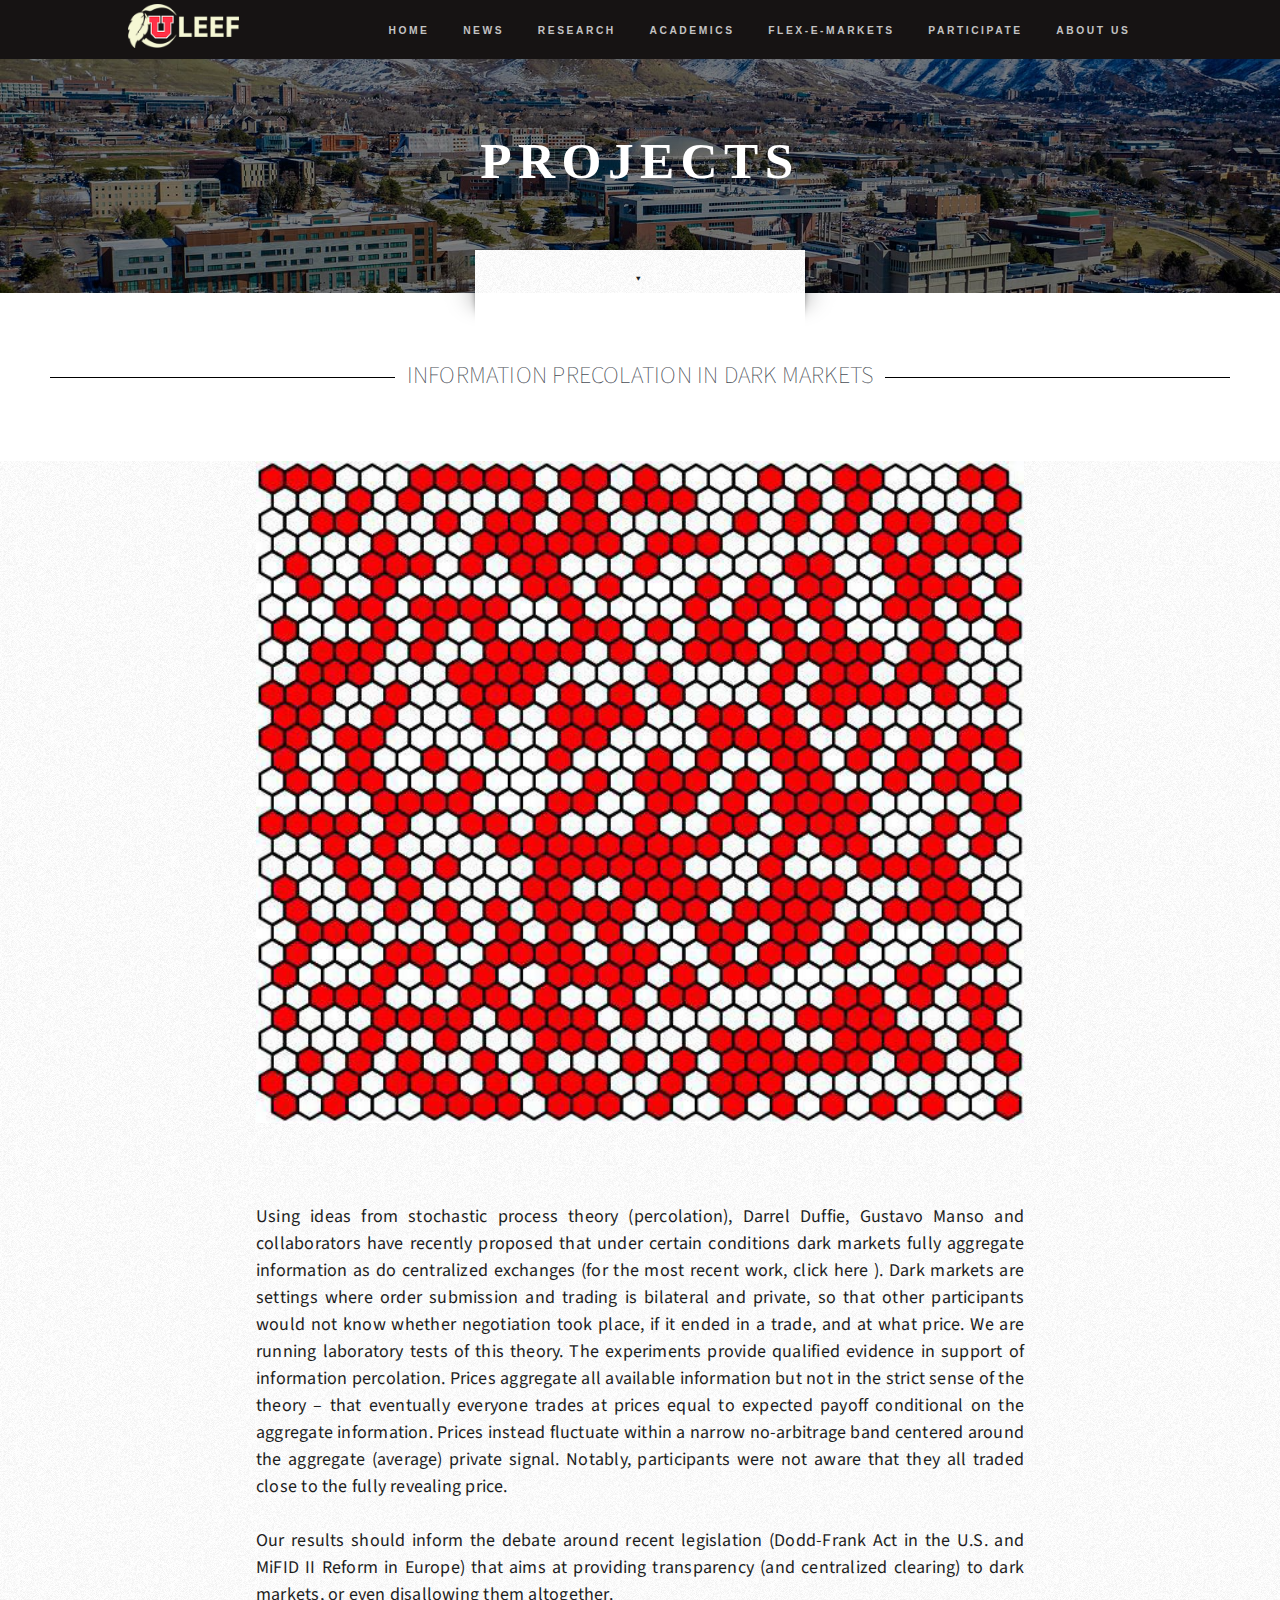
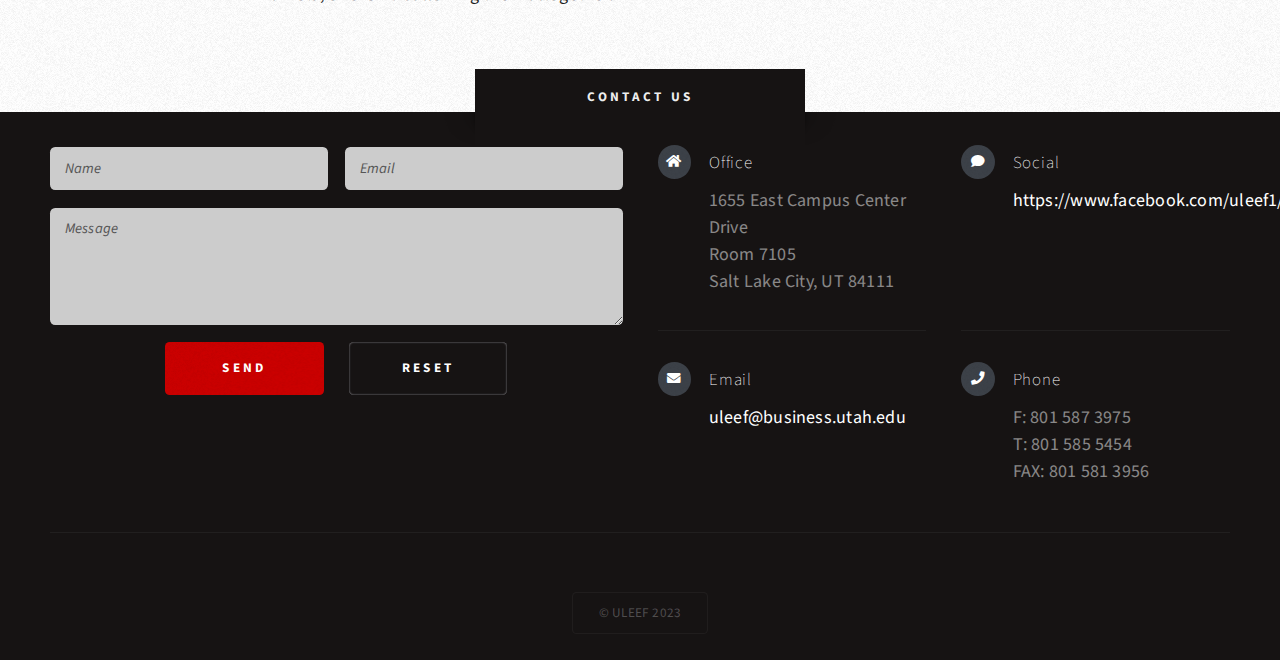
<file: project-precolation.html>
<!DOCTYPE HTML>

<html>
	<head>
		<title>PROJECT - PRECOLATION - ULEEF</title>
		<meta charset="utf-8" />
		<meta name="viewport" content="width=device-width, initial-scale=1, user-scalable=no" />
		<link rel="stylesheet" href="assets/css/main.css" />
		<link rel="apple-touch-icon" sizes="180x180" href="icons/apple-touch-icon.png">
		<link rel="icon" type="image/png" sizes="32x32" href="icons/favicon-32x32.png">
		<link rel="icon" type="image/png" sizes="16x16" href="icons/favicon-16x16.png">
	</head>
	<body class="research is-preload">
		
		<div id="page-wrapper">
			<nav id="nav">
				<a href="index.html"><img src="images\logo.png"/></a>
				<ul>
					<li><a href="index.html">Home</a></li>
					<li><a href="news.html">News</a></li>
					<li><a href="research.html">Research</a></li>
					<li><a href="academics.html">Academics</a></li>
					<li><a href="markets.html">FLEX-E-MARKETS</a></li>
					<li class="opener" style="user-select: none; cursor: pointer; white-space: nowrap; opacity: 1;">
						<a href="#">Participate</a>
						<ul class="dropotron level-0 center" style="user-select: none; position: absolute; z-index: 1000; left: 485.038px; top: 56px; opacity: 1; display: block;">
                            <li style="white-space: nowrap;"><a href="https://universityofutah.sona-systems.com" style="display: block;">Register</a></li>
							<li style="white-space: nowrap;"><a href="consent.html" style="display: block;">Informed Consent</a></li>
							<li style="white-space: nowrap;"><a href="faq.html" style="display: block;">FAQ</a></li>
							<li style="white-space: nowrap;"><a href="instructions.html" style="display: block;">Instructions</a></li>
						</ul>
					</li>
					<li><a href="about-us.html">About Us</a></li>

					<!-- <li><a href="no-sidebar.html">No Sidebar</a></li> -->
				</ul>
			</nav>
			<!-- Header -->
				<section id="header" class="wrapper">

					<!-- Logo -->
						<div id="logo">
							<h1><a class="main-name" href="index.html">PROJECTS</a></h1>
						</div>

					<!-- Nav -->
						

				</section>

			<!-- Intro -->
				<section id="intro" class="wrapper style1">
					<div class="title">
						<div class="arrow">&#9662;</div>
					</div>
				</section>

			<!-- Main -->
				<section id="main consent" class="wrapper">
					<div class="container">
						<h1 class="uleef section3">INFORMATION PRECOLATION IN DARK MARKETS</h1>
					</div>                  
				</section>

				<section id="main" class="wrapper style1">
                    <div class="container consent">
						<img class="project-img" src="images/precolation.jpg" alt="">
                        <p class="consent-text">
                            Using ideas from stochastic process theory (percolation), Darrel Duffie, Gustavo Manso and collaborators have recently 
							proposed that under certain conditions dark markets fully aggregate information as do centralized exchanges 
							(for the most recent work, click here ). Dark markets are settings where order submission and trading is bilateral and 
							private, so that other participants would not know whether negotiation took place, if it ended in a trade, and at what price. 
							We are running laboratory tests of this theory. The experiments provide qualified evidence in support of information 
							percolation. Prices aggregate all available information but not in the strict sense of the theory – that eventually everyone 
							trades at prices equal to expected payoff conditional on the aggregate information. Prices instead fluctuate within a narrow 
							no-arbitrage band centered around the aggregate (average) private signal. Notably, participants were not aware that they 
							all traded close to the fully revealing price.
                        </br ></br >
						Our results should inform the debate around recent legislation (Dodd-Frank Act in the U.S. and MiFID II Reform in Europe) 
						that aims at providing transparency (and centralized clearing) to dark markets, or even disallowing them altogether.
                        </p>
                    </div>     
                </section>



			<!-- Footer -->
				<section id="footer" class="wrapper">
					<div class="title">Contact Us</div>
					<div class="container">
						<div class="row">
							<div class="col-6 col-12-medium">

								<!-- Contact Form -->
									<section>
										<form method="post" action="#">
											<div class="row gtr-50">
												<div class="col-6 col-12-small">
													<input type="text" name="name" id="contact-name" placeholder="Name" />
												</div>
												<div class="col-6 col-12-small">
													<input type="text" name="email" id="contact-email" placeholder="Email" />
												</div>
												<div class="col-12">
													<textarea name="message" id="contact-message" placeholder="Message" rows="4"></textarea>
												</div>
												<div class="col-12">
													<ul class="actions">
														<li><input type="submit" class="style1" value="Send" /></li>
														<li><input type="reset" class="style2" value="Reset" /></li>
													</ul>
												</div>
											</div>
										</form>
									</section>

							</div>
							<div class="col-6 col-12-medium">

								<!-- Contact -->
									<section class="feature-list small">
										<div class="row">
											<div class="col-6 col-12-small">
												<section>
													<h3 class="icon solid fa-home">Office</h3>
													<p>
														1655 East Campus Center Drive<br />
														Room 7105<br />
														Salt Lake City, UT 84111
													</p>
												</section>
											</div>
											<div class="col-6 col-12-small">
												<section>
													<h3 class="icon solid fa-comment">Social</h3>
													<p>
														<a href="#">https://www.facebook.com/uleef1/</a><br />
													</p>
												</section>
											</div>
											<div class="col-6 col-12-small">
												<section>
													<h3 class="icon solid fa-envelope">Email</h3>
													<p>
														<a href="#">uleef@business.utah.edu</a>
													</p>
												</section>
											</div>
											<div class="col-6 col-12-small">
												<section>
													<h3 class="icon solid fa-phone">Phone</h3>
													<p>
														F: 801 587 3975<br />
														T: 801 585 5454<br />
														FAX: 801 581 3956
													</p>
												</section>
											</div>
										</div>
									</section>

							</div>
						</div>
						<div id="copyright">
							<ul>
								<li>&copy; ULEEF 2023</li>
							</ul>
						</div>
					</div>
				</section>

		</div>

		<!-- Scripts -->
			<script src="assets/js/jquery.min.js"></script>
			<script src="assets/js/jquery.dropotron.min.js"></script>
			<script src="assets/js/browser.min.js"></script>
			<script src="assets/js/breakpoints.min.js"></script>
			<script src="assets/js/util.js"></script>
			<script src="assets/js/main.js"></script>

	</body>
</html>
</file>
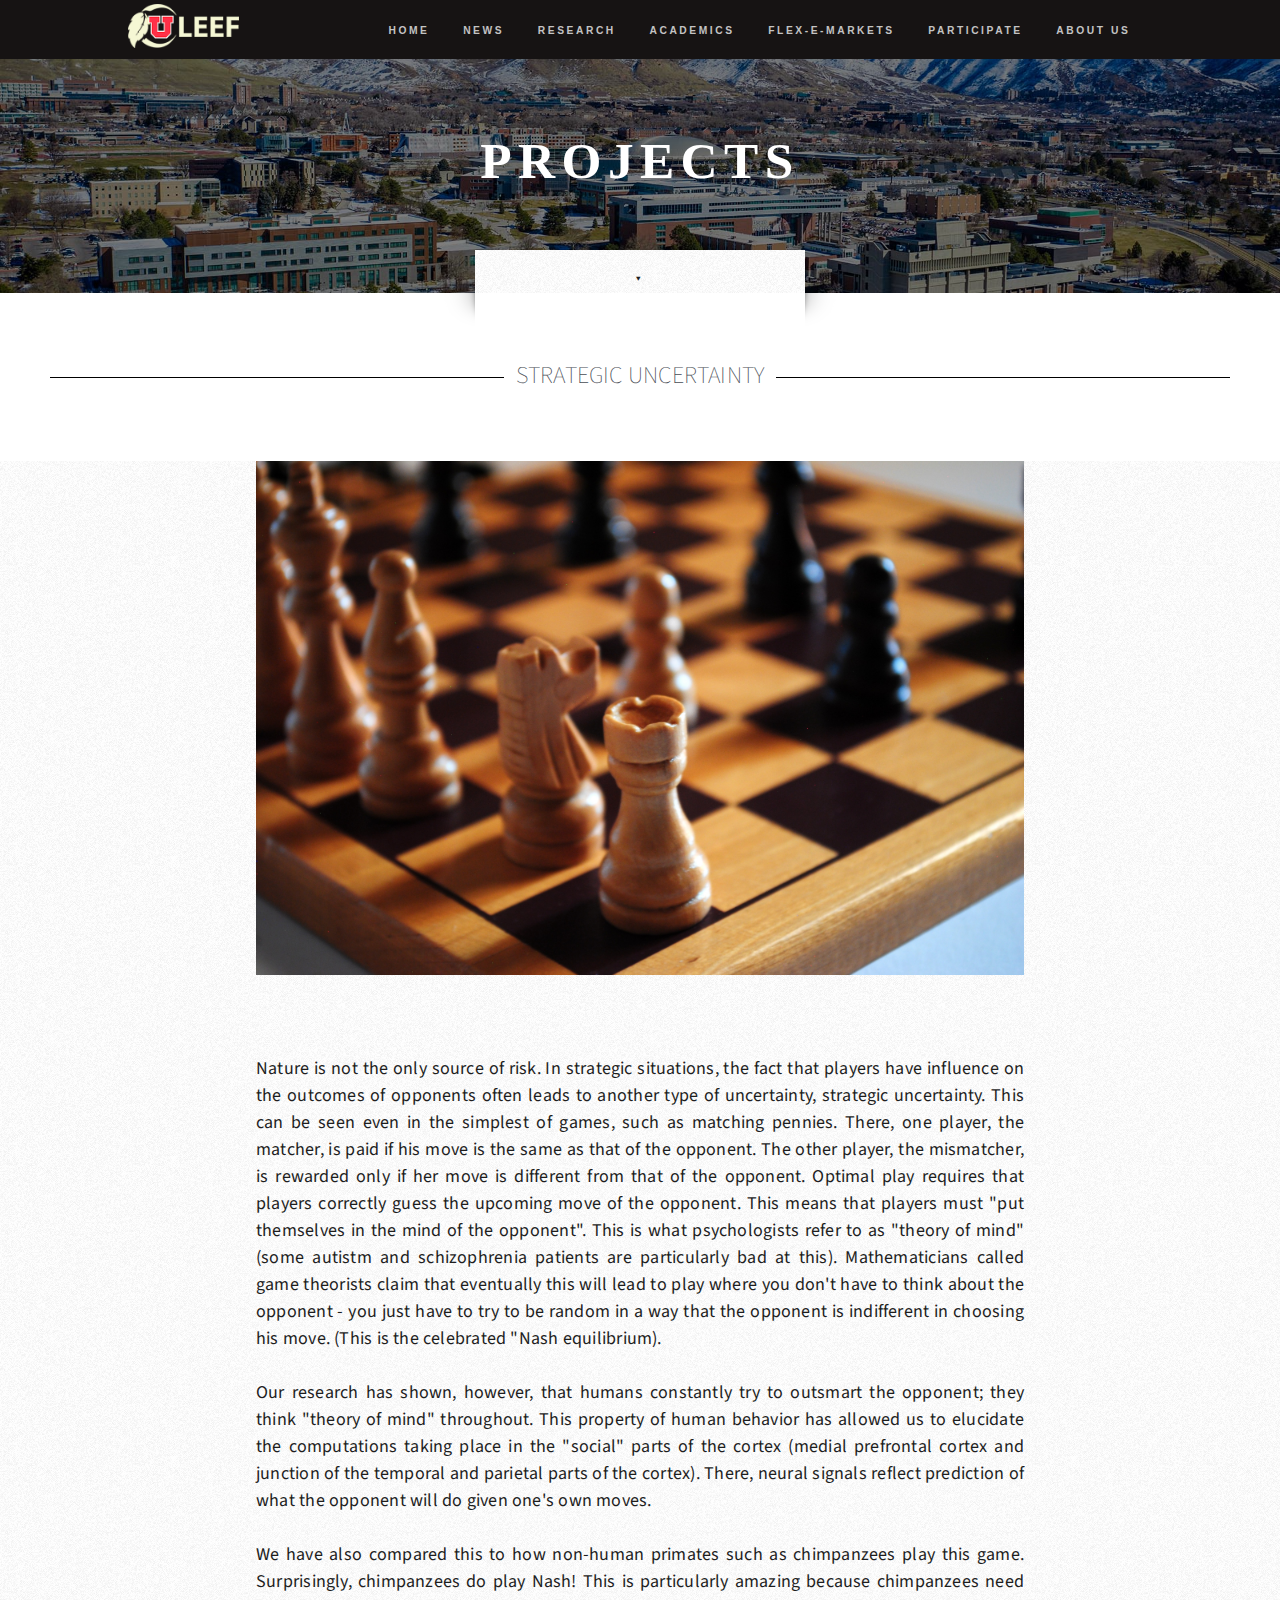
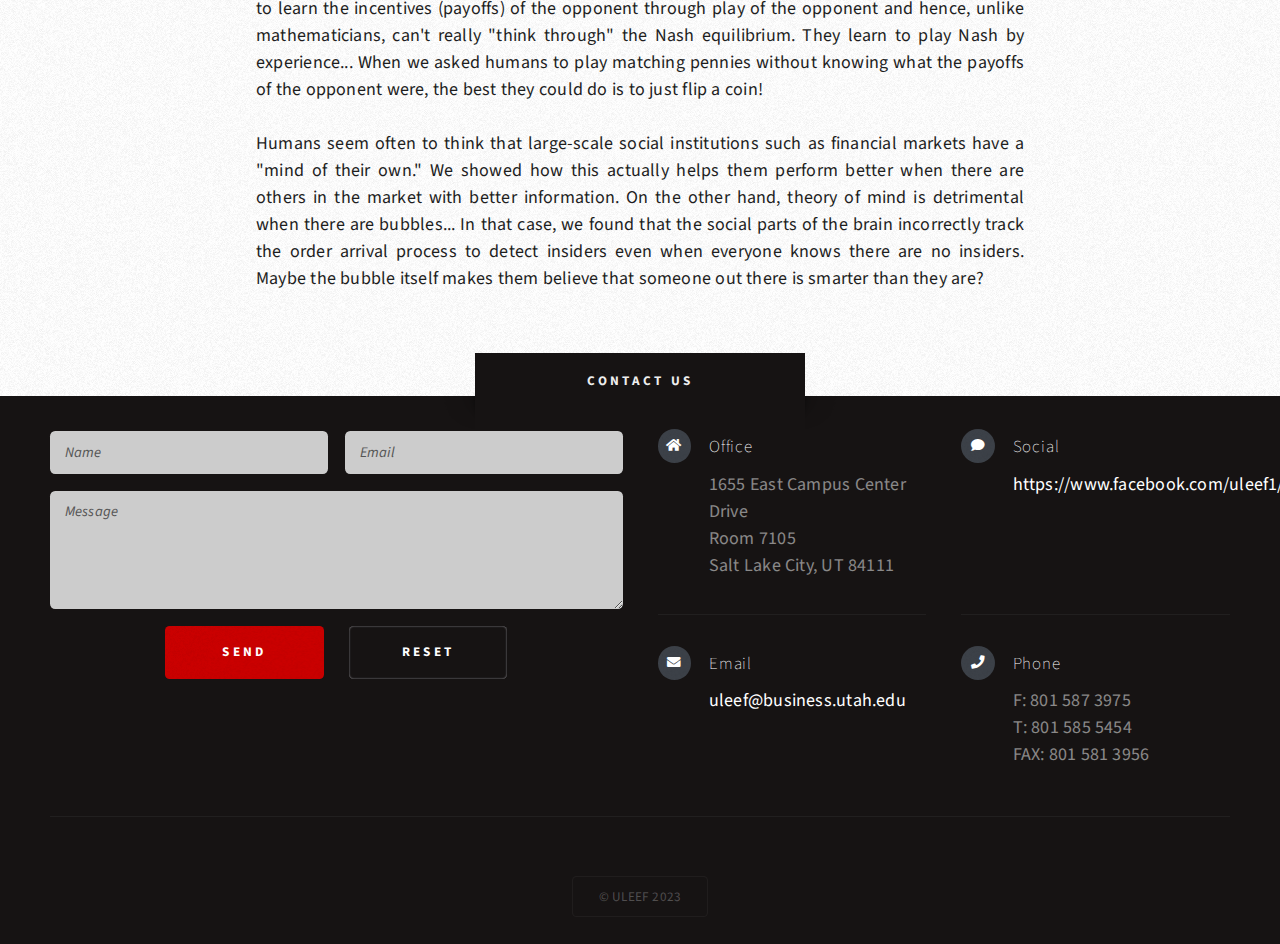
<file: project-strategic.html>
<!DOCTYPE HTML>

<html>
	<head>
		<title>PROJECT - STRATEGIC - ULEEF</title>
		<meta charset="utf-8" />
		<meta name="viewport" content="width=device-width, initial-scale=1, user-scalable=no" />
		<link rel="stylesheet" href="assets/css/main.css" />
		<link rel="apple-touch-icon" sizes="180x180" href="icons/apple-touch-icon.png">
		<link rel="icon" type="image/png" sizes="32x32" href="icons/favicon-32x32.png">
		<link rel="icon" type="image/png" sizes="16x16" href="icons/favicon-16x16.png">
	</head>
	<body class="research is-preload">
		
		<div id="page-wrapper">
			<nav id="nav">
				<a href="index.html"><img src="images\logo.png"/></a>
				<ul>
					<li><a href="index.html">Home</a></li>
					<li><a href="news.html">News</a></li>
					<li><a href="research.html">Research</a></li>
					<li><a href="academics.html">Academics</a></li>
					<li><a href="markets.html">FLEX-E-MARKETS</a></li>
					<li class="opener" style="user-select: none; cursor: pointer; white-space: nowrap; opacity: 1;">
						<a href="#">Participate</a>
						<ul class="dropotron level-0 center" style="user-select: none; position: absolute; z-index: 1000; left: 485.038px; top: 56px; opacity: 1; display: block;">
                            <li style="white-space: nowrap;"><a href="https://universityofutah.sona-systems.com" style="display: block;">Register</a></li>
							<li style="white-space: nowrap;"><a href="consent.html" style="display: block;">Informed Consent</a></li>
							<li style="white-space: nowrap;"><a href="faq.html" style="display: block;">FAQ</a></li>
							<li style="white-space: nowrap;"><a href="instructions.html" style="display: block;">Instructions</a></li>
						</ul>
					</li>
					<li><a href="about-us.html">About Us</a></li>

					<!-- <li><a href="no-sidebar.html">No Sidebar</a></li> -->
				</ul>
			</nav>
			<!-- Header -->
				<section id="header" class="wrapper">

					<!-- Logo -->
						<div id="logo">
							<h1><a class="main-name" href="index.html">PROJECTS</a></h1>
						</div>

					<!-- Nav -->
						

				</section>

			<!-- Intro -->
				<section id="intro" class="wrapper style1">
					<div class="title">
						<div class="arrow">&#9662;</div>
					</div>
				</section>

			<!-- Main -->
				<section id="main consent" class="wrapper">
					<div class="container">
						<h1 class="uleef section3">STRATEGIC UNCERTAINTY</h1>
					</div>                  
				</section>

				<section id="main" class="wrapper style1">
                    <div class="container consent">
						<img class="project-img" src="images/theory-of-mind.jpg" alt="">
                        <p class="consent-text">
                            Nature is not the only source of risk. In strategic situations, the fact that players have influence on the outcomes of
                             opponents often leads to another type of uncertainty, strategic uncertainty. This can be seen even in the simplest of games,
                              such as matching pennies. There, one player, the matcher, is paid if his move is the same as that of the opponent. The other
                               player, the mismatcher, is rewarded only if her move is different from that of the opponent. Optimal play requires that players
                                correctly guess the upcoming move of the opponent. This means that players must "put themselves in the mind of the opponent".
                                 This is what psychologists refer to as "theory of mind" (some autistm and schizophrenia patients are particularly bad at this).
                                  Mathematicians called game theorists claim that eventually this will lead to play where you don't have to think about the opponent
                                   - you just have to try to be random in a way that the opponent is indifferent in choosing his move. (This is the celebrated 
                                   "Nash equilibrium).
                        </br ></br >
                        Our research has shown, however, that humans constantly try to outsmart the opponent; they think "theory of mind"
                         throughout. This property of human behavior has allowed us to elucidate the computations taking place in the 
                         "social" parts of the cortex (medial prefrontal cortex and junction of the temporal and parietal parts of the
                          cortex). There, neural signals reflect prediction of what the opponent will do given one's own moves.
                        </br ></br >
                        We have also compared this to how non-human primates such as chimpanzees play this game. Surprisingly, chimpanzees do play Nash! 
                        This is particularly amazing because chimpanzees need to learn the incentives (payoffs) of the opponent through play of the opponent 
                        and hence, unlike mathematicians, can't really "think through" the Nash equilibrium. They learn to play Nash by experience... When 
                        we asked humans to play matching pennies without knowing what the payoffs of the opponent were, the best they could do is to just 
                        flip a coin!
                        </br ></br >
                        Humans seem often to think that large-scale social institutions such as financial markets have a "mind of their own." We showed how 
                        this actually helps them perform better when there are others in the market with better information. On the other hand, theory of
                         mind is detrimental when there are bubbles... In that case, we found that the social parts of the brain incorrectly track the order
                          arrival process to detect insiders even when everyone knows there are no insiders. Maybe the bubble itself makes them believe that
                           someone out there is smarter than they are?
                        </p>
                    </div>     
                </section>



			<!-- Footer -->
				<section id="footer" class="wrapper">
					<div class="title">Contact Us</div>
					<div class="container">
						<div class="row">
							<div class="col-6 col-12-medium">

								<!-- Contact Form -->
									<section>
										<form method="post" action="#">
											<div class="row gtr-50">
												<div class="col-6 col-12-small">
													<input type="text" name="name" id="contact-name" placeholder="Name" />
												</div>
												<div class="col-6 col-12-small">
													<input type="text" name="email" id="contact-email" placeholder="Email" />
												</div>
												<div class="col-12">
													<textarea name="message" id="contact-message" placeholder="Message" rows="4"></textarea>
												</div>
												<div class="col-12">
													<ul class="actions">
														<li><input type="submit" class="style1" value="Send" /></li>
														<li><input type="reset" class="style2" value="Reset" /></li>
													</ul>
												</div>
											</div>
										</form>
									</section>

							</div>
							<div class="col-6 col-12-medium">

								<!-- Contact -->
									<section class="feature-list small">
										<div class="row">
											<div class="col-6 col-12-small">
												<section>
													<h3 class="icon solid fa-home">Office</h3>
													<p>
														1655 East Campus Center Drive<br />
														Room 7105<br />
														Salt Lake City, UT 84111
													</p>
												</section>
											</div>
											<div class="col-6 col-12-small">
												<section>
													<h3 class="icon solid fa-comment">Social</h3>
													<p>
														<a href="#">https://www.facebook.com/uleef1/</a><br />
													</p>
												</section>
											</div>
											<div class="col-6 col-12-small">
												<section>
													<h3 class="icon solid fa-envelope">Email</h3>
													<p>
														<a href="#">uleef@business.utah.edu</a>
													</p>
												</section>
											</div>
											<div class="col-6 col-12-small">
												<section>
													<h3 class="icon solid fa-phone">Phone</h3>
													<p>
														F: 801 587 3975<br />
														T: 801 585 5454<br />
														FAX: 801 581 3956
													</p>
												</section>
											</div>
										</div>
									</section>

							</div>
						</div>
						<div id="copyright">
							<ul>
								<li>&copy; ULEEF 2023</li>
							</ul>
						</div>
					</div>
				</section>

		</div>

		<!-- Scripts -->
			<script src="assets/js/jquery.min.js"></script>
			<script src="assets/js/jquery.dropotron.min.js"></script>
			<script src="assets/js/browser.min.js"></script>
			<script src="assets/js/breakpoints.min.js"></script>
			<script src="assets/js/util.js"></script>
			<script src="assets/js/main.js"></script>

	</body>
</html>
</file>
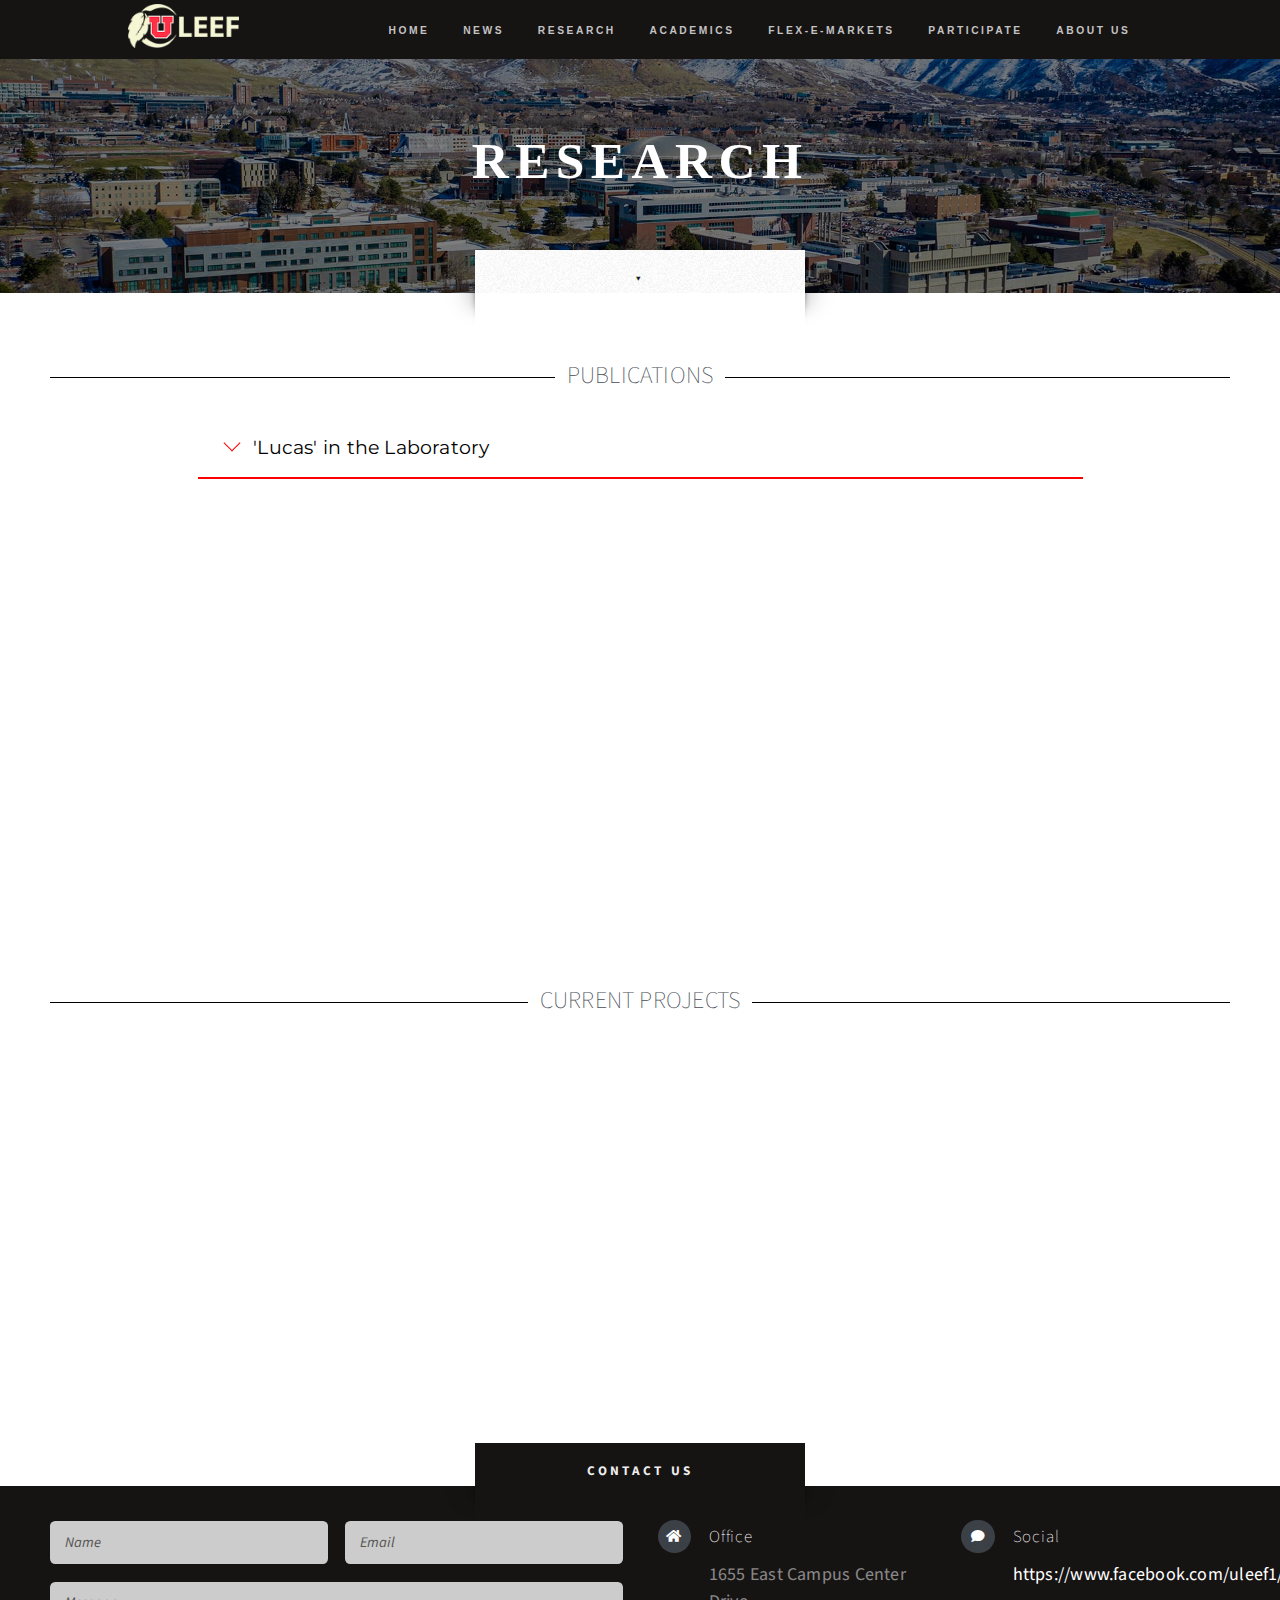
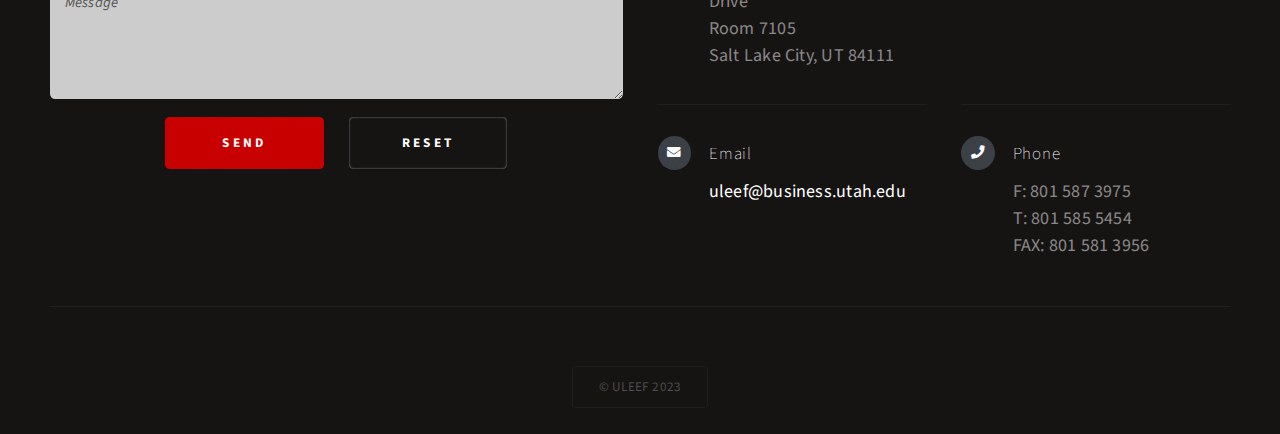
<file: research.html>
<!DOCTYPE HTML>
<html>
	<head>
		<title>RESEARCH - ULEEF</title>
		<meta charset="utf-8" />
		<meta name="viewport" content="width=device-width, initial-scale=1, user-scalable=no" />
		<link rel="stylesheet" href="assets/css/main.css" />
		<link rel="apple-touch-icon" sizes="180x180" href="icons/apple-touch-icon.png">
		<link rel="icon" type="image/png" sizes="32x32" href="icons/favicon-32x32.png">
		<link rel="icon" type="image/png" sizes="16x16" href="icons/favicon-16x16.png">
	</head>
	<body class="research is-preload">
		
		<div id="page-wrapper">
			<nav id="nav">
				<a href="index.html"><img src="images\logo.png"/></a>
				<ul>
					<li><a href="index.html">Home</a></li>
					<li><a href="news.html">News</a></li>
					<li class="current"><a href="research.html">Research</a></li>
					<li><a href="academics.html">Academics</a></li>
					<li><a href="markets.html">FLEX-E-MARKETS</a></li>
					<li class="opener" style="user-select: none; cursor: pointer; white-space: nowrap; opacity: 1;">
						<a href="#">Participate</a>
						<ul class="dropotron level-0 center" style="user-select: none; position: absolute; z-index: 1000; left: 485.038px; top: 56px; opacity: 1; display: block;">
							<li style="white-space: nowrap;"><a href="https://universityofutah.sona-systems.com" style="display: block;">Register</a></li>
							<li style="white-space: nowrap;"><a href="consent.html" style="display: block;">Informed Consent</a></li>
							<li style="white-space: nowrap;"><a href="faq.html" style="display: block;">FAQ</a></li>
							<li style="white-space: nowrap;"><a href="instructions.html" style="display: block;">Instructions</a></li>
						</ul>
					</li>
					<li><a href="about-us.html">About Us</a></li>

					<!-- <li><a href="no-sidebar.html">No Sidebar</a></li> -->
				</ul>
			</nav>
			<!-- Header -->
				<section id="header" class="wrapper">

					<!-- Logo -->
						<div id="logo">
							<h1><a class="main-name" href="index.html">RESEARCH</a></h1>
						</div>

					<!-- Nav -->
						

				</section>

			<!-- Intro -->
				<section id="intro" class="wrapper style1">
					<div class="title">
						<div class="arrow">&#9662;</div>
					</div>
				</section>

			<!-- Main -->
				<section id="main" class="wrapper">
					<div class="container">
						<h1 class="uleef section3">PUBLICATIONS</h1>

						<!--
							<a href="#" class="image featured publications">
								<img src="images\researchimage.png" alt="Image 1" />
								<img src="images\buc.jpg" alt="Image 2" />
								<img src="images\uofu6.jpg" alt="Image 3" />
							</a>
 						Image -->
						<!-- Features -->
                        <div class = "publications">
							<div class="publications-row">
								<h2 class="headline"><span class="down-arrow"></span>  'Lucas' in the Laboratory</h2>
								<div class="expanded-content">
									<h3>Elena Asparouhova, Peter Bossaerts, Nilanjan Roy, William Zame (2014).
										"‘Lucas’ In The Laboratory".
									</h3>
								<p>This study examines the Lucas asset pricing model in a controlled setting. Participants trade securities, aligning prices with 
									consumption betas and aggregate dividends. However, excessive price volatility and heterogeneous choices challenge traditional tests. 
									These findings emphasize the complexities of asset pricing dynamics and the need for further research.
									</br >
									<a class="learn-more" href="articles/Lucas.pdf" aria-label="Learn More EXPERIMENTAL FINANCE">Read Paper</a>

								</p>

								</div>
							</div>
							<div class="publications-row">
								<h2 class="headline"><span class="down-arrow"></span>  Asset Pricing and Asymmetric Reasoning</h2>
								<div class="expanded-content">
								<h3>Elena Asparouhova, Peter Bossaerts, Jon Eguia, William Zame (2015).
									"Asset Pricing and Asymmetric Reasoning".
								</h3>
								<p>This study examines the Lucas asset pricing model in a controlled setting. Participants trade securities, aligning prices with 
									consumption betas and aggregate dividends. However, excessive price volatility and heterogeneous choices challenge traditional tests. 
									These findings emphasize the complexities of asset pricing dynamics and the need for further research.
								</br >
								<a class="learn-more" href="articles/ABEZpublication.pdf" aria-label="Learn More EXPERIMENTAL FINANCE">Read Paper</a>
								</p>
								</div>
							</div>
							<div class="publications-row">
								<h2 class="headline"><span class="down-arrow"></span>  Competition in Portfolio Management:
									Theory and Experiment</h2>
								<div class="expanded-content">
								<h3>Elena Asparouhova, Peter Bossaerts, Jernej Čopič, Brad Cornell, Jakša Cvitanić, Debrah Meloso (2014).
									"Competition in Portfolio Management: Theory and Experiment".
								</h3>
								<p>
									This study explores the implications of non-exclusive investor-manager relationships in portfolio management. 
									The authors develop a theoretical framework predicting portfolios resembling Arrow-Debreu securities, validated through 
									experimental results. However, wealth concentration and the influence of past performance impact price quality. 
									These findings highlight the complexities of portfolio management and warrant further research.
								</br >
								<a class="learn-more" href="articles/DPM_FINAL.pdf" aria-label="Learn More EXPERIMENTAL FINANCE">Read Paper</a>
								</p>
								</div>
							</div>
							<div class="publications-row">
								<h2 class="headline"><span class="down-arrow"></span>  Market Bubbles and Crashes as an Expression of
									Tension between Social and Individual Rationality</h2>
								<div class="expanded-content">
									<h3>Elena Asparouhova, Peter Bossaerts, Anh Tran (2014).
										"Market Bubbles and Crashes as an Expression of
										Tension between Social and Individual Rationality".
									</h3>
									<p>
									This study explores "credit market bubbles" in competitive asset markets, where debt is priced above its value and 
									continues to be rolled over despite unsustainable repayment prospects. Drawing from behavioral game theory, the authors 
									argue that growing payment ability of debtors drives bubble emergence. Experimental data confirms the robustness of bubbles, 
									which can be sustained through noise and benefit from financial markets. Prices exceed conventional asset pricing theory 
									predictions and exhibit informational efficiency. While bubbles lead to crashes and wealth redistribution, their overall benefits justify their existence.
								</br >
								<a class="learn-more" href="articles/Bubbles.pdf" aria-label="Learn More EXPERIMENTAL FINANCE">Read Paper</a>
								</p>
								</div>
							</div>
							<div class="publications-row">
								<h2 class="headline"><span class="down-arrow"></span>  Learning About Unstable, Publicly Unobservable Payoffs</h2>
								<div class="expanded-content">
									<h3>Elise Payzan-LeNestour & Peter Bossaerts (2014). 
										"Learning About Unstable, Publicly Unobservable Payoffs".</h3>
								<p>
									Neoclassical Finance assumes that investors are Bayesian. In many realistic situations, Bayesian learning is challenging. Here, we consider investment opportunities
									that change randomly, while payoffs are observable only when invested. In a stylized version of the task, we wondered whether performance would be affected if one
									were to follow reinforcement learning principles instead. The answer is a definite yes.
									When asked to perform our task, participants overwhelmingly learned in a Bayesian
									way. They stopped being Bayesians though when not nudged into paying attention to
									contingency shifts. This raises an issue for financial markets: who has the incentive
									to nudge investors?

								</br >
								<a class="learn-more" href="articles/Elise.pdf" aria-label="Learn More EXPERIMENTAL FINANCE">Read Paper</a>
								</p>
								</div>
							</div>
                        </div>
						<h1 class="uleef section3">CURRENT PROJECTS</h1>

                        <div class = "publications">
							<div class="publications-row">
								<h2 class="headline cp"><span class="down-arrow"></span>  Robotic Trading</h2>
								<div class="expanded-content">
								<p>Experiments on the interaction of humans and robots in a well studied setting, that of Smith, 
									Suchanek and Williams (1998) bubble markets. This project is in a very early stage. Bubbles 
									do continue occurring. Here, we provide the instructions for this experiment.
								</br >
								<a class="learn-more" href="project-robotic.html" aria-label="Learn More EXPERIMENTAL FINANCE">Read More</a>
								</p>
								</div>
							</div>
							<div class="publications-row">
								<h2 class="headline cp"><span class="down-arrow"></span>  Information Percolation</h2>
								<div class="expanded-content">
								<p>Financial markets generate distinctly non-gaussian outcomes. Evidence is mounting that the noradrenergic 
									system in the brain is hardwired to react to outliers. The reaction is well-adapted to situations where 
									outliers signal regime shifts but it is ill-adapted to outliers in financial markets.
								</br >
								<a class="learn-more" href="project-precolation.html" aria-label="Learn More EXPERIMENTAL FINANCE">Read More</a>
								</p>
								</div>
							</div>
							<div class="publications-row">
								<h2 class="headline cp"><span class="down-arrow"></span>  Outlier Risk</h2>
								<div class="expanded-content">
								<p>Humans constantly try to outsmart the opponent--they think "theory of mind." This property of human 
									behavior has allowed us to elucidate the computations taking place in the "social" parts of the cortex.
									We have also compared this to how non-human primates such as chimpanzees play this game. Surprisingly, chimpanzees play Nash!									
								</br >
								<a class="learn-more" href="project-outlier.html" aria-label="Learn More EXPERIMENTAL FINANCE">Read More</a>
								</p>
								</div>
							</div>
							<div class="publications-row">
								<h2 class="headline cp"><span class="down-arrow"></span>  Strategic Uncertainty</h2>
								<div class="expanded-content">
								<p>Experiments based on the work of Duffy, Manso and coauthors. We have run pilot experiments that show 
									how in a dark market, prices aggregate all available information as if in a centralized exchange – 
									only, this aggregation is not common knowledge.
								</br >
								<a class="learn-more" href="project-strategic.html" aria-label="Learn More EXPERIMENTAL FINANCE">Read More</a>
								</p>
								</div>
							</div>
                        </div>

                        

					</div>
				</section>



			<!-- Footer -->
				<section id="footer" class="wrapper">
					<div class="title">Contact Us</div>
					<div class="container">
						<div class="row">
							<div class="col-6 col-12-medium">

								<!-- Contact Form -->
									<section>
										<form method="post" action="#">
											<div class="row gtr-50">
												<div class="col-6 col-12-small">
													<input type="text" name="name" id="contact-name" placeholder="Name" />
												</div>
												<div class="col-6 col-12-small">
													<input type="text" name="email" id="contact-email" placeholder="Email" />
												</div>
												<div class="col-12">
													<textarea name="message" id="contact-message" placeholder="Message" rows="4"></textarea>
												</div>
												<div class="col-12">
													<ul class="actions">
														<li><input type="submit" class="style1" value="Send" /></li>
														<li><input type="reset" class="style2" value="Reset" /></li>
													</ul>
												</div>
											</div>
										</form>
									</section>

							</div>
							<div class="col-6 col-12-medium">

								<!-- Contact -->
									<section class="feature-list small">
										<div class="row">
											<div class="col-6 col-12-small">
												<section>
													<h3 class="icon solid fa-home">Office</h3>
													<p>
														1655 East Campus Center Drive<br />
														Room 7105<br />
														Salt Lake City, UT 84111
													</p>
												</section>
											</div>
											<div class="col-6 col-12-small">
												<section>
													<h3 class="icon solid fa-comment">Social</h3>
													<p>
														<a href="#">https://www.facebook.com/uleef1/</a><br />
													</p>
												</section>
											</div>
											<div class="col-6 col-12-small">
												<section>
													<h3 class="icon solid fa-envelope">Email</h3>
													<p>
														<a href="#">uleef@business.utah.edu</a>
													</p>
												</section>
											</div>
											<div class="col-6 col-12-small">
												<section>
													<h3 class="icon solid fa-phone">Phone</h3>
													<p>
														F: 801 587 3975<br />
														T: 801 585 5454<br />
														FAX: 801 581 3956
													</p>
												</section>
											</div>
										</div>
									</section>

							</div>
						</div>
						<div id="copyright">
							<ul>
								<li>&copy; ULEEF 2023</li>
							</ul>
						</div>
					</div>
				</section>

		</div>

		<!-- Scripts -->
			<script src="assets/js/jquery.min.js"></script>
			<script src="assets/js/jquery.dropotron.min.js"></script>
			<script src="assets/js/browser.min.js"></script>
			<script src="assets/js/breakpoints.min.js"></script>
			<script src="assets/js/util.js"></script>
			<script src="assets/js/main.js"></script>

	</body>
</html>
</file>
<file: assets/css/main.css>
@import url("fontawesome-all.min.css");
@import url("https://fonts.googleapis.com/css?family=Source+Sans+Pro:400,400italic,700,900");
@import url("https://fonts.googleapis.com/css?family=Montserrat");

html, body, div, span, applet, object, iframe, h1, h2, h3, h4, h5, h6, p, blockquote, pre, a, abbr, acronym, address, big, cite, code, del, dfn, em, img, ins, kbd, q, s, samp, small, strike, strong, sub, sup, tt, var, b, u, i, center, dl, dt, dd, ol, ul, li, fieldset, form, label, legend, table, caption, tbody, tfoot, thead, tr, th, td, article, aside, canvas, details, embed, figure, figcaption, footer, header, hgroup, menu, nav, output, ruby, section, summary, time, mark, audio, video { margin: 0px; padding: 0px; border: 0px; font: inherit; vertical-align: baseline; }
article, aside, details, figcaption, figure, footer, header, hgroup, menu, nav, section { display: block; }
body { line-height: 1; }
ol, ul { list-style: none; }
blockquote, q { quotes: none; }
blockquote::before, blockquote::after, q::before, q::after { content: none; }
table { border-collapse: collapse; border-spacing: 0px; }
body { text-size-adjust: none; }
mark { background-color: transparent; color: inherit; }
input, select, textarea { appearance: none; }
html { box-sizing: border-box; }
*, ::before, ::after { box-sizing: inherit; }
body.is-preload *, body.is-preload ::before, body.is-preload ::after { animation: 0s ease 0s 1 normal none running none !important; transition: none 0s ease 0s !important; }
body, input, textarea, select { font-family: "Source Sans Pro", sans-serif; font-weight: 400; color: rgb(0, 0, 0); font-size: 14pt; line-height: 1.75em; letter-spacing: 0.025em; }
.main-name { font-size: 2em; color: white; font-family: Georgia, "Times New Roman", Times, serif; }
h1, h2, h3, h4, h5, h6 {font-weight: 100;color: rgb(72, 77, 85);}
h1 a, h2 a, h3 a, h4 a, h5 a, h6 a { color: inherit; text-decoration: none; }
a { transition: color 0.25s ease-in-out 0s; text-decoration: underline; color: rgb(113, 116, 121); }
a:hover { text-decoration: none; }
strong, b { font-weight: 700; color: rgb(72, 77, 85); }
blockquote { border-left: 0.5em solid rgb(221, 221, 221); padding: 1em 0px 1em 2em; font-style: italic; }
em, i { font-style: italic; }
hr { border-width: 1px 0px 0px; border-right-style: initial; border-bottom-style: initial; border-left-style: initial; border-right-color: initial; border-bottom-color: initial; border-left-color: initial; border-image: initial; border-top-style: solid; border-top-color: rgb(221, 221, 221); margin: 2em 0px; }
sub { position: relative; top: 0.5em; font-size: 0.8em; }
sup { position: relative; top: -0.5em; font-size: 0.8em; }
.nobr { white-space: nowrap; }
br.clear { clear: both; }
p, ul, ol, dl, table, blockquote, form { margin-bottom: 2em; }
.style2 { margin-bottom: 0px; }
.container { margin: 0px auto; max-width: 100%; width: 68em; }
section#main {
  padding-top: 0;
}
.news section#intro {
  margin-bottom: 10em;
}
.academics section#intro {
  margin-bottom: 10em;
}
.academics h1.uleef.section3 {
  padding-top: 0;
  margin-bottom: 3em;
  font-weight: 100;
  color: rgb(72, 77, 85);
}
.faculty-container {
  display: flex;
  flex-wrap: wrap;
  justify-content: space-between;
}

.person-container {
  width: 23%;
  margin-bottom: 30px;
  box-shadow: 0 0 8px rgba(0, 0, 0, 0.3);
  transition: box-shadow 0.3s;
}

.person-container:hover {
  box-shadow: 0 0 12px rgba(0, 0, 0, 0.5);
}
a {
  text-decoration: none;
}

.person-container img {
  width: 100%;
  height: 15em;
object-position: 100% 0;
  object-fit: cover;
}

.person-info {
  padding: 10px;
  text-align: center;
}

.person-info h3 {
  margin: 0;
  font-size: 18px;
  font-weight: bold;
  color: #000;
  text-decoration: none;
}

.person-info p {
  margin-top: 5px;
  font-size: 14px;
  color: #000;
  text-decoration: none;
}

.person-info a {
  text-decoration: none;
  color: #000;
}

.markets h1.uleef.section3 {
  padding-top: 0;
  margin-bottom: 3em;
  font-weight: 100;
  color: rgb(72, 77, 85);
}
.how-to-list {
  width: 50%;
  margin: 0 auto;
}

.step {
  display: flex;
  flex-direction: column;
  justify-content: center;
  align-items: center;
  padding: 20px;
  margin-bottom: 20px;
  background-color: #f0f0f0;
  border: 1px solid #ccc;
}

h2 {
  font-size: 24px;
  margin-bottom: 10px;
}

p {
  font-size: 18px;
  line-height: 1.5;
}
ul {
    list-style-type: none;

}

.news-row {
  display: flex;
  align-items: center;
  margin-bottom: 20px;
  border-bottom: 1px solid #ccc; /* Add a bottom border */
  padding-bottom: 20px; /* Add some spacing between rows */
  opacity: 0;
  transition: opacity 0.5s;
}


.news-row img {
  width: 200px;
  height: auto;
  margin-right: 20px;
}

.news-content {
  flex-grow: 1;
  align-self: flex-start;
  text-align: left;
}

.news-date {
  font-size: 14px;
  color: #888;
}
p.consent-text {
  display: flex;
  align-items: center;
  text-align: justify;
}
.container.consent {
  width: 60%;
}
section#main\ consent {
  padding-bottom: 5em;
  padding-top: 0;
}
section#main\ cons {
  padding-bottom: 0;
  padding-top:0;
}
h1#faq {
  padding-bottom: 2em;
}
section#main\ deception {
  padding-top:0;
  padding-bottom:5em;
}
h2#faq {
  border-bottom: 2px solid red;

  background: white;
  color: black;
  font-size: 1rem;
    font-weight: 600;
}

span#faq {
  border-right: 0.1em solid red;
  border-top: 0.1em solid red;
}
#faq .publications-row {
  margin-top: 1em;
}
a#acs {
  color: #c00;
  text-decoration: none;
  margin: 0;
  font-size: 17px;
  line-height: 1.5;
  font-family: "Source Sans Pro",sans-serif;
  font-weight: normal;
  /* color: #372C2C; */
  background-color: #fff;
  text-rendering: optimizelegibility;
  word-wrap: break-word;
  overflow-wrap: break-word;
}

.news-content h2 {
  font-weight: bolder;
  font-size: 20px;
  border-bottom: 1px solid black; /* Adjust the border style and color as needed */
  margin-bottom: 10px;
}

.academics .a {
  font-size: 17px;
  line-height: 1.5;
  font-family: "Source Sans Pro",sans-serif;
  font-weight: normal;
}

.news-content p {
  font-size: 16px;
}

@media screen and (max-width: 1680px) {
  .container { width: 70em; }
}
@media screen and (max-width: 1280px) {
  .container { width: calc(100% - 100px); }
}
@media screen and (max-width: 980px) {
  .container { width: calc(100% - 100px); }
}
@media screen and (max-width: 736px) {
  .container { width: calc(100% - 40px); }
}
.row { display: flex; flex-wrap: wrap; box-sizing: border-box; align-items: stretch; }
.row > * { box-sizing: border-box; }
.row.gtr-uniform > * > :last-child { margin-bottom: 0px; }
.row.aln-left { justify-content: flex-start; }
.row.aln-center { justify-content: center; }
.row.aln-right { justify-content: flex-end; }
.row.aln-top { align-items: flex-start; }
.row.aln-middle { align-items: center; }
.row.aln-bottom { align-items: flex-end; }
.row > .imp { order: -1; }
.row > .col-1 { width: 8.33333%; }
.row > .off-1 { margin-left: 8.33333%; }
.row > .col-2 { width: 16.6667%; }
.row > .off-2 { margin-left: 16.6667%; }
.row > .col-3 { width: 25%; }
.row > .off-3 { margin-left: 25%; }
.row > .col-4 { width: 33.3333%; }
.row > .off-4 { margin-left: 33.3333%; }
.row > .col-5 { width: 41.6667%; }
.row > .off-5 { margin-left: 41.6667%; }
.row > .col-6 { width: 50%; }
.row > .off-6 { margin-left: 50%; }
.row > .col-7 { width: 58.3333%; }
.row > .off-7 { margin-left: 58.3333%; }
.row > .col-8 { width: 66.6667%; }
.row > .off-8 { margin-left: 66.6667%; }
.row > .col-9 { width: 75%; }
.row > .off-9 { margin-left: 75%; }
.row > .col-10 { width: 83.3333%; }
.row > .off-10 { margin-left: 83.3333%; }
.row > .col-11 { width: 91.6667%; }
.row > .off-11 { margin-left: 91.6667%; }
.row > .col-12 { width: 100%; }
.row > .off-12 { margin-left: 100%; }
.row.gtr-0 { margin-top: 0px; margin-left: 0px; }
.row.gtr-0 > * { padding: 0px; }
.row.gtr-0.gtr-uniform { margin-top: 0px; }
.row.gtr-0.gtr-uniform > * { padding-top: 0px; }
.row.gtr-25 { margin-top: -12.5px; margin-left: -12.5px; }
.row.gtr-25 > * { padding: 12.5px 0px 0px 12.5px; }
.row.gtr-25.gtr-uniform { margin-top: -12.5px; }
.row.gtr-25.gtr-uniform > * { padding-top: 12.5px; }
.row.gtr-50 { margin-top: -25px; margin-left: -25px; }
.row.gtr-50 > * { padding: 25px 0px 0px 25px; }
.row.gtr-50.gtr-uniform { margin-top: -25px; }
.row.gtr-50.gtr-uniform > * { padding-top: 25px; }
.row { margin-top: -50px; margin-left: -50px; }
.row > * { padding: 50px 0px 0px 50px; }
.row.gtr-uniform { margin-top: -50px; }
.row.gtr-uniform > * { padding-top: 50px; }
.row.gtr-150 { margin-top: -75px; margin-left: -75px; }
.row.gtr-150 > * { padding: 75px 0px 0px 75px; }
.row.gtr-150.gtr-uniform { margin-top: -75px; }
.row.gtr-150.gtr-uniform > * { padding-top: 75px; }
.row.gtr-200 { margin-top: -100px; margin-left: -100px; }
.row.gtr-200 > * { padding: 100px 0px 0px 100px; }
.row.gtr-200.gtr-uniform { margin-top: -100px; }
.row.gtr-200.gtr-uniform > * { padding-top: 100px; }
@media screen and (max-width: 1680px) {
  .row { display: flex; flex-wrap: wrap; box-sizing: border-box; align-items: stretch; }
  .row > * { box-sizing: border-box; }
  .row.gtr-uniform > * > :last-child { margin-bottom: 0px; }
  .row.aln-left { justify-content: flex-start; }
  .row.aln-center { justify-content: center; }
  .row.aln-right { justify-content: flex-end; }
  .row.aln-top { align-items: flex-start; }
  .row.aln-middle { align-items: center; }
  .row.aln-bottom { align-items: flex-end; }
  .row > .imp-xlarge { order: -1; }
  .row > .col-1-xlarge { width: 8.33333%; }
  .row > .off-1-xlarge { margin-left: 8.33333%; }
  .row > .col-2-xlarge { width: 16.6667%; }
  .row > .off-2-xlarge { margin-left: 16.6667%; }
  .row > .col-3-xlarge { width: 25%; }
  .row > .off-3-xlarge { margin-left: 25%; }
  .row > .col-4-xlarge { width: 33.3333%; }
  .row > .off-4-xlarge { margin-left: 33.3333%; }
  .row > .col-5-xlarge { width: 41.6667%; }
  .row > .off-5-xlarge { margin-left: 41.6667%; }
  .row > .col-6-xlarge { width: 50%; }
  .row > .off-6-xlarge { margin-left: 50%; }
  .row > .col-7-xlarge { width: 58.3333%; }
  .row > .off-7-xlarge { margin-left: 58.3333%; }
  .row > .col-8-xlarge { width: 66.6667%; }
  .row > .off-8-xlarge { margin-left: 66.6667%; }
  .row > .col-9-xlarge { width: 75%; }
  .row > .off-9-xlarge { margin-left: 75%; }
  .row > .col-10-xlarge { width: 83.3333%; }
  .row > .off-10-xlarge { margin-left: 83.3333%; }
  .row > .col-11-xlarge { width: 91.6667%; }
  .row > .off-11-xlarge { margin-left: 91.6667%; }
  .row > .col-12-xlarge { width: 100%; }
  .row > .off-12-xlarge { margin-left: 100%; }
  .row.gtr-0 { margin-top: 0px; margin-left: 0px; }
  .row.gtr-0 > * { padding: 0px; }
  .row.gtr-0.gtr-uniform { margin-top: 0px; }
  .row.gtr-0.gtr-uniform > * { padding-top: 0px; }
  .row.gtr-25 { margin-top: -12.5px; margin-left: -12.5px; }
  .row.gtr-25 > * { padding: 12.5px 0px 0px 12.5px; }
  .row.gtr-25.gtr-uniform { margin-top: -12.5px; }
  .row.gtr-25.gtr-uniform > * { padding-top: 12.5px; }
  .row.gtr-50 { margin-top: -25px; margin-left: -25px; }
  .row.gtr-50 > * { padding: 25px 0px 0px 25px; }
  .row.gtr-50.gtr-uniform { margin-top: -25px; }
  .row.gtr-50.gtr-uniform > * { padding-top: 25px; }
  .row { margin-top: -50px; margin-left: -50px; }
  .row > * { padding: 50px 0px 0px 50px; }
  .row.gtr-uniform { margin-top: -50px; }
  .row.gtr-uniform > * { padding-top: 50px; }
  .row.gtr-150 { margin-top: -75px; margin-left: -75px; }
  .row.gtr-150 > * { padding: 75px 0px 0px 75px; }
  .row.gtr-150.gtr-uniform { margin-top: -75px; }
  .row.gtr-150.gtr-uniform > * { padding-top: 75px; }
  .row.gtr-200 { margin-top: -100px; margin-left: -100px; }
  .row.gtr-200 > * { padding: 100px 0px 0px 100px; }
  .row.gtr-200.gtr-uniform { margin-top: -100px; }
  .row.gtr-200.gtr-uniform > * { padding-top: 100px; }
}
@media screen and (max-width: 1280px) {
  .row { display: flex; flex-wrap: wrap; box-sizing: border-box; align-items: stretch; }
  .row > * { box-sizing: border-box; }
  .row.gtr-uniform > * > :last-child { margin-bottom: 0px; }
  .row.aln-left { justify-content: flex-start; }
  .row.aln-center { justify-content: center; }
  .row.aln-right { justify-content: flex-end; }
  .row.aln-top { align-items: flex-start; }
  .row.aln-middle { align-items: center; }
  .row.aln-bottom { align-items: flex-end; }
  .row > .imp-large { order: -1; }
  .row > .col-1-large { width: 8.33333%; }
  .row > .off-1-large { margin-left: 8.33333%; }
  .row > .col-2-large { width: 16.6667%; }
  .row > .off-2-large { margin-left: 16.6667%; }
  .row > .col-3-large { width: 25%; }
  .row > .off-3-large { margin-left: 25%; }
  .row > .col-4-large { width: 33.3333%; }
  .row > .off-4-large { margin-left: 33.3333%; }
  .row > .col-5-large { width: 41.6667%; }
  .row > .off-5-large { margin-left: 41.6667%; }
  .row > .col-6-large { width: 50%; }
  .row > .off-6-large { margin-left: 50%; }
  .row > .col-7-large { width: 58.3333%; }
  .row > .off-7-large { margin-left: 58.3333%; }
  .row > .col-8-large { width: 66.6667%; }
  .row > .off-8-large { margin-left: 66.6667%; }
  .row > .col-9-large { width: 75%; }
  .row > .off-9-large { margin-left: 75%; }
  .row > .col-10-large { width: 83.3333%; }
  .row > .off-10-large { margin-left: 83.3333%; }
  .row > .col-11-large { width: 91.6667%; }
  .row > .off-11-large { margin-left: 91.6667%; }
  .row > .col-12-large { width: 100%; }
  .row > .off-12-large { margin-left: 100%; }
  .row.gtr-0 { margin-top: 0px; margin-left: 0px; }
  .row.gtr-0 > * { padding: 0px; }
  .row.gtr-0.gtr-uniform { margin-top: 0px; }
  .row.gtr-0.gtr-uniform > * { padding-top: 0px; }
  .row.gtr-25 { margin-top: -8.75px; margin-left: -8.75px; }
  .row.gtr-25 > * { padding: 8.75px 0px 0px 8.75px; }
  .row.gtr-25.gtr-uniform { margin-top: -8.75px; }
  .row.gtr-25.gtr-uniform > * { padding-top: 8.75px; }
  .row.gtr-50 { margin-top: -17.5px; margin-left: -17.5px; }
  .row.gtr-50 > * { padding: 17.5px 0px 0px 17.5px; }
  .row.gtr-50.gtr-uniform { margin-top: -17.5px; }
  .row.gtr-50.gtr-uniform > * { padding-top: 17.5px; }
  .row { margin-top: -35px; margin-left: -35px; }
  .row > * { padding: 35px 0px 0px 35px; }
  .row.gtr-uniform { margin-top: -35px; }
  .row.gtr-uniform > * { padding-top: 35px; }
  .row.gtr-150 { margin-top: -52.5px; margin-left: -52.5px; }
  .row.gtr-150 > * { padding: 52.5px 0px 0px 52.5px; }
  .row.gtr-150.gtr-uniform { margin-top: -52.5px; }
  .row.gtr-150.gtr-uniform > * { padding-top: 52.5px; }
  .row.gtr-200 { margin-top: -70px; margin-left: -70px; }
  .row.gtr-200 > * { padding: 70px 0px 0px 70px; }
  .row.gtr-200.gtr-uniform { margin-top: -70px; }
  .row.gtr-200.gtr-uniform > * { padding-top: 70px; }
}
@media screen and (max-width: 980px) {
  .row { display: flex; flex-wrap: wrap; box-sizing: border-box; align-items: stretch; }
  .row > * { box-sizing: border-box; }
  .row.gtr-uniform > * > :last-child { margin-bottom: 0px; }
  .row.aln-left { justify-content: flex-start; }
  .row.aln-center { justify-content: center; }
  .row.aln-right { justify-content: flex-end; }
  .row.aln-top { align-items: flex-start; }
  .row.aln-middle { align-items: center; }
  .row.aln-bottom { align-items: flex-end; }
  .row > .imp-medium { order: -1; }
  .row > .col-1-medium { width: 8.33333%; }
  .row > .off-1-medium { margin-left: 8.33333%; }
  .row > .col-2-medium { width: 16.6667%; }
  .row > .off-2-medium { margin-left: 16.6667%; }
  .row > .col-3-medium { width: 25%; }
  .row > .off-3-medium { margin-left: 25%; }
  .row > .col-4-medium { width: 33.3333%; }
  .row > .off-4-medium { margin-left: 33.3333%; }
  .row > .col-5-medium { width: 41.6667%; }
  .row > .off-5-medium { margin-left: 41.6667%; }
  .row > .col-6-medium { width: 50%; }
  .row > .off-6-medium { margin-left: 50%; }
  .row > .col-7-medium { width: 58.3333%; }
  .row > .off-7-medium { margin-left: 58.3333%; }
  .row > .col-8-medium { width: 66.6667%; }
  .row > .off-8-medium { margin-left: 66.6667%; }
  .row > .col-9-medium { width: 75%; }
  .row > .off-9-medium { margin-left: 75%; }
  .row > .col-10-medium { width: 83.3333%; }
  .row > .off-10-medium { margin-left: 83.3333%; }
  .row > .col-11-medium { width: 91.6667%; }
  .row > .off-11-medium { margin-left: 91.6667%; }
  .row > .col-12-medium { width: 100%; }
  .row > .off-12-medium { margin-left: 100%; }
  .row.gtr-0 { margin-top: 0px; margin-left: 0px; }
  .row.gtr-0 > * { padding: 0px; }
  .row.gtr-0.gtr-uniform { margin-top: 0px; }
  .row.gtr-0.gtr-uniform > * { padding-top: 0px; }
  .row.gtr-25 { margin-top: -12.5px; margin-left: -12.5px; }
  .row.gtr-25 > * { padding: 12.5px 0px 0px 12.5px; }
  .row.gtr-25.gtr-uniform { margin-top: -12.5px; }
  .row.gtr-25.gtr-uniform > * { padding-top: 12.5px; }
  .row.gtr-50 { margin-top: -25px; margin-left: -25px; }
  .row.gtr-50 > * { padding: 25px 0px 0px 25px; }
  .row.gtr-50.gtr-uniform { margin-top: -25px; }
  .row.gtr-50.gtr-uniform > * { padding-top: 25px; }
  .row { margin-top: -50px; margin-left: -50px; }
  .row > * { padding: 50px 0px 0px 50px; }
  .row.gtr-uniform { margin-top: -50px; }
  .row.gtr-uniform > * { padding-top: 50px; }
  .row.gtr-150 { margin-top: -75px; margin-left: -75px; }
  .row.gtr-150 > * { padding: 75px 0px 0px 75px; }
  .row.gtr-150.gtr-uniform { margin-top: -75px; }
  .row.gtr-150.gtr-uniform > * { padding-top: 75px; }
  .row.gtr-200 { margin-top: -100px; margin-left: -100px; }
  .row.gtr-200 > * { padding: 100px 0px 0px 100px; }
  .row.gtr-200.gtr-uniform { margin-top: -100px; }
  .row.gtr-200.gtr-uniform > * { padding-top: 100px; }
}
@media screen and (max-width: 736px) {
  .row { display: flex; flex-wrap: wrap; box-sizing: border-box; align-items: stretch; }
  .row > * { box-sizing: border-box; }
  .row.gtr-uniform > * > :last-child { margin-bottom: 0px; }
  .row.aln-left { justify-content: flex-start; }
  .row.aln-center { justify-content: center; }
  .row.aln-right { justify-content: flex-end; }
  .row.aln-top { align-items: flex-start; }
  .row.aln-middle { align-items: center; }
  .row.aln-bottom { align-items: flex-end; }
  .row > .imp-small { order: -1; }
  .row > .col-1-small { width: 8.33333%; }
  .row > .off-1-small { margin-left: 8.33333%; }
  .row > .col-2-small { width: 16.6667%; }
  .row > .off-2-small { margin-left: 16.6667%; }
  .row > .col-3-small { width: 25%; }
  .row > .off-3-small { margin-left: 25%; }
  .row > .col-4-small { width: 33.3333%; }
  .row > .off-4-small { margin-left: 33.3333%; }
  .row > .col-5-small { width: 41.6667%; }
  .row > .off-5-small { margin-left: 41.6667%; }
  .row > .col-6-small { width: 50%; }
  .row > .off-6-small { margin-left: 50%; }
  .row > .col-7-small { width: 58.3333%; }
  .row > .off-7-small { margin-left: 58.3333%; }
  .row > .col-8-small { width: 66.6667%; }
  .row > .off-8-small { margin-left: 66.6667%; }
  .row > .col-9-small { width: 75%; }
  .row > .off-9-small { margin-left: 75%; }
  .row > .col-10-small { width: 83.3333%; }
  .row > .off-10-small { margin-left: 83.3333%; }
  .row > .col-11-small { width: 91.6667%; }
  .row > .off-11-small { margin-left: 91.6667%; }
  .row > .col-12-small { width: 100%; }
  .row > .off-12-small { margin-left: 100%; }
  .row.gtr-0 { margin-top: 0px; margin-left: 0px; }
  .row.gtr-0 > * { padding: 0px; }
  .row.gtr-0.gtr-uniform { margin-top: 0px; }
  .row.gtr-0.gtr-uniform > * { padding-top: 0px; }
  .row.gtr-25 { margin-top: -7.5px; margin-left: -7.5px; }
  .row.gtr-25 > * { padding: 7.5px 0px 0px 7.5px; }
  .row.gtr-25.gtr-uniform { margin-top: -7.5px; }
  .row.gtr-25.gtr-uniform > * { padding-top: 7.5px; }
  .row.gtr-50 { margin-top: -15px; margin-left: -15px; }
  .row.gtr-50 > * { padding: 15px 0px 0px 15px; }
  .row.gtr-50.gtr-uniform { margin-top: -15px; }
  .row.gtr-50.gtr-uniform > * { padding-top: 15px; }
  .row { margin-top: -30px; margin-left: -30px; }
  .row > * { padding: 30px 0px 0px 30px; }
  .row.gtr-uniform { margin-top: -30px; }
  .row.gtr-uniform > * { padding-top: 30px; }
  .row.gtr-150 { margin-top: -45px; margin-left: -45px; }
  .row.gtr-150 > * { padding: 45px 0px 0px 45px; }
  .row.gtr-150.gtr-uniform { margin-top: -45px; }
  .row.gtr-150.gtr-uniform > * { padding-top: 45px; }
  .row.gtr-200 { margin-top: -60px; margin-left: -60px; }
  .row.gtr-200 > * { padding: 60px 0px 0px 60px; }
  .row.gtr-200.gtr-uniform { margin-top: -60px; }
  .row.gtr-200.gtr-uniform > * { padding-top: 60px; }
}
section, article { margin: 0px 0px 4em; }
section > :last-child, article > :last-child, section:last-child, article:last-child { margin-bottom: 0px; }
header.style1 { text-align: center; padding: 3em 0px; }
header.style1 h2 { font-weight: 700; font-size: 2em; letter-spacing: 0.075em; line-height: 1.5em; }
header.style1 p { color: rgb(177, 180, 185); display: block; margin: 1.15em 0px 0px; font-size: 1.3em; letter-spacing: 0.075em; line-height: 1.5em; }
table { width: 100%; }
table.default { width: 100%; }
table.default tbody tr:nth-child(2n+2) { background: rgb(244, 244, 244); }
table.default td { padding: 0.5em 1em; }
table.default th { text-align: left; font-weight: 400; padding: 0.5em 1em; }
table.default thead { background: rgb(72, 77, 85); color: rgb(30, 30, 30); }
table.default tfoot { background: rgb(238, 238, 238); }
form label { display: block; font-weight: 700; color: rgb(72, 77, 85); margin: 0.25em 0px 0.5em; }
form input[type="text"], form input[type="email"], form input[type="password"], form select, form textarea { transition: all 0.25s ease-in-out 0s; appearance: none; display: block; border: 0px; background: rgb(238, 238, 238); box-shadow: rgb(160, 161, 167) 0px 0px 1px 0px inset; border-radius: 0.35em; width: 100%; padding: 0.75em 1em; }
form input[type="text"]:focus, form input[type="email"]:focus, form input[type="password"]:focus, form select:focus, form textarea:focus { background: rgb(248, 248, 248); }
form input[type="text"], form input[type="email"] input[type="password"] { line-height: 1em; }
form select { line-height: 1em; }
form textarea { min-height: 8em; }
form ul.actions { margin-top: 0px; }
form ::-webkit-input-placeholder { font-style: italic; line-height: 1.35em; color: rgb(85, 85, 85) !important; }
.image { display: inline-block; }
.image img {display: block;padding-bottom: 5em;width: 100%;}
.image.fit { display: block; width: 100%; }
.image.left { float: left; margin: 0px 2em 2em 0px; }
.image.centered { display: block; margin: 0px 0px 2em; }
.image.centered img { margin: 0px auto; width: auto; }
.image.featured { display: flex; width: 100%; margin: 0px 0px 2em; }
.publications {
  width: 100%;
  /* height: 400px; */
  position: relative;
  overflow: hidden;
  display: flex;
  justify-content: center;
  align-items: center;
  flex-direction: column;
}

.publications img {
  position: absolute;
  width: 100%;
  height: 100%;
  object-fit: cover;
  opacity: 0; /* Initially hide the images */
}


.publications img:nth-child(1) {
  clip-path: polygon(0 0, 50% 0, 100% 100%, 50% 100%);
}
.publications img:nth-child(1).active {
  animation: slideIn 1.2s ease-in 0s forwards;
}


.publications img:nth-child(2) {
  clip-path: polygon(0 0, 50% 100%, 0% 100%);
}
.publications img:nth-child(2).active {
  animation: slideIn 1s ease-in 0s forwards;
}
.publications img:nth-child(3) {
  clip-path: polygon(50% 0, 100% 0, 100% 100%);
}
.publications img:nth-child(3).active {
  animation: slideIn 1.5s ease-in 0s forwards;
}

@keyframes slideIn {
  0% {
    transform: translateX(100%); /* Start from left */
    opacity: 0; /* Initially transparent */
  }
  100% {
    transform: translateX(0%); /* Slide to final position */
    opacity: 1; /* Fully visible */
  }
}
.publications-row {
  margin-top: 2em;
  }
.research .publications-row {
  opacity: 0;
  width: 75%;
}
#elena section#intro {
  padding-top: 0;
}
#elena .article {
  text-align: justify;
}

#elena .c1 img {
  width: 100%;
  height: auto;
  margin-right: 50px;
  align-self: flex-start;
  padding-top: 5em;
}

#elena .c1 img {
  max-height: 35em;
}

#elena .research-item {
  margin-bottom: 20px;
}

#elena .article-name {
  margin: 0;
  margin: 0 5px 0 5px;
}

#elena .article-name a {
  text-decoration: none;
  color: black; /* Blue color for the link */
  position: relative;
}

#elena .article-name a::after {
  content: "";
  position: absolute;
  left: 0;
  bottom: -2px;
  width: 100%;
  height: 2px;
  background-color: #FF0000; /* Red color for the line */
}

#elena .article-info {
  margin: 5px 0 0 5px;
  font-size: medium;
}
#elena #faq .publications-row {
  width:100%;
}
#elena hr {
  border: none;
  border-bottom: 1px solid #ccc; /* Black color for the horizontal line */
  margin: 20px 0;
}
#elena .expanded-content {
  background-color: white;
}
.expanded-content h3 {
  font-size: small;
  margin-left: 1.5em;
  margin-top:1em;
  color: black;
}

h1.uleef.section3 {
  padding-bottom: 0;
}
.headline.cp {
  background-color: white;
}
.headline.cp:hover {
  background-color: white;
  color: red;
  border-color: rgb(45, 25, 25);
}
div#index-publications {
  width: 75%;
}
.headline {
	font-family: "Montserrat",sans-serif;
	font-size: 1.2rem;
	font-weight: 400;
	position: relative;
	cursor: pointer;
	transition: background-color 0.3s, color 0.3s, border-color 0.3s;
	border-bottom: 2px solid red;
	padding-left: 20px; /* Adjust the padding as needed */
	color: white; /* Set initial headline color */
	background-color: rgb(255 255 255);
	color: black;
	padding:1em;
}

.uleef .section3 {
  margin-bottom: 0;
}

.headline:hover {
  background-color: white;
  color: red;
  border-color: rgb(45, 25, 25);

}

.headline::before {
  content: "";
  position: absolute;
  top: 50%;
  left: 5px; /* Adjust the position as needed */
  transform: translateY(-50%);
  margin-right: 0.5em; /* Add space between arrow and text */
  margin-left: 1.0em; /* Add space before the arrow */
}

.publications-row.active .headline::before {
  transform: translateY(-50%) rotate(180deg); /* Rotate the arrow for active state */
}

.publications-row.active .headline {
  background-color: white;
  color: red;
  border-color: red;
}

.expanded-content {
  max-height: 0;
  overflow: hidden;
  transition: max-height 0.3s ease-in-out; /* Add a smooth transition */
  background-color: #ecebeb;
}

.expanded-content p {
  margin: 1em;
  opacity: 0; /* Hide the content initially */
  transition: opacity 0.3s ease-in-out; /* Add a smooth transition for opacity */
}

.publications-row.active .expanded-content {
  max-height: 1000px; /* Adjust the maximum height as needed */
  transition: max-height 0.3s ease-in-out; /* Add a smooth transition */
}

.publications-row.active .expanded-content p {
  opacity: 1; /* Show the content when active */
  transition: opacity 0.3s ease-in-out; /* Add a smooth transition for opacity */
}
span.down-arrow.black {
  border-right: 0.1em solid rgb(72, 77, 85);
  border-top: 0.1em solid rgb(72, 77, 85);
}
.arrow-container {
  display: flex;
  justify-content: center;
  align-items: center;
}
.down-arrow {
  position: relative;
  top: -5px;
  content: "";
  display: inline-block;
  width: 12px;
  height: 12px;
  border-right: 0.1em solid red;
  border-top: 0.1em solid red;
  transform: rotate(135deg);
  transition: transform 0.3s;
  margin-right: 0.5em;
  margin-left: 0.5em;
}
.headline:hover .down-arrow {
  border-color: red; /* Change arrow color to red on hover */
}
.publications-row.active .down-arrow {
  border-color: red; /* Change arrow color to red on hover */
}
.down-arrow.upside-down {
  transform: rotate(315deg) translateY(5px) translateX(-5px);
/* Rotate the arrow upside down */
}

input[type="button"], input[type="submit"], input[type="reset"], button, .button {transition: all 0.25s ease-in-out 0s;display: inline-block;background: rgb(68, 68, 68);text-align: center;text-transform: uppercase;font-weight: 700;letter-spacing: 0.25em;text-decoration: none;border-radius: 0.35em;border: 0px;outline: 0px;cursor: pointer;padding: 0px 2.25em;font-size: 0.9em;min-width: 12em;height: 4em;line-height: 4em;}
input[type="button"]:hover, input[type="submit"]:hover, input[type="reset"]:hover, button:hover, .button:hover { background-color: rgb(249, 135, 128); }
input[type="button"].large, input[type="submit"].large, input[type="reset"].large, button.large, .button.large { font-size: 1em; min-width: 14em; }
input[type="button"].style1, input[type="submit"].style1, input[type="reset"].style1, button.style1, .button.style1 {background: url("images/overlay.png") #CC0000;color: rgb(30, 30, 30);}
input[type="button"].style1:hover, input[type="submit"].style1:hover, input[type="reset"].style1:hover, button.style1:hover, .button.style1:hover { background-color: rgb(249, 135, 128); }
input[type="button"].style1:active, input[type="submit"].style1:active, input[type="reset"].style1:active, button.style1:active, .button.style1:active { background-color: rgb(217, 103, 96); }
input[type="button"].style2, input[type="submit"].style2, input[type="reset"].style2, button.style2, .button.style2 { background: none; color: rgb(96, 97, 103); box-shadow: rgb(160, 161, 167) 0px 0px 2px 0px inset; }
input[type="button"].style2:hover, input[type="submit"].style2:hover, input[type="reset"].style2:hover, button.style2:hover, .button.style2:hover { box-shadow: rgb(96, 97, 103) 0px 0px 2px 0px inset; }
input[type="button"].style2:active, input[type="submit"].style2:active, input[type="reset"].style2:active, button.style2:active, .button.style2:active { box-shadow: rgb(32, 33, 39) 0px 0px 2px 0px inset; }
input[type="button"].style3, input[type="submit"].style3, input[type="reset"].style3, button.style3, .button.style3 { background: url("images/overlay.png") rgb(204, 0, 0); color: white; }
input[type="button"].style3:hover, input[type="submit"].style3:hover, input[type="reset"].style3:hover, button.style3:hover, .button.style3:hover {background-color: rgb(138 0 0);}
input[type="button"].style3:active, input[type="submit"].style3:active, input[type="reset"].style3:active, button.style3:active, .button.style3:active { background-color: rgb(31, 35, 43); }
ul {/* list-style: disc; *//* padding-left: 1em; */}
ul li { padding-left: 0.5em; }
a#markets-button {
  margin-top: 0;
  margin-bottom: 5em;
}
ul.style2 { list-style: none; padding-left: 0px; }
ul.style2 li { border-top: 1px solid rgb(238, 238, 238); padding: 1.5em 0px 0px; margin: 1.5em 0px 0px; }
ul.style2 li:first-child { border-top: 0px; padding-top: 0px; margin-top: 0px; }
ul.style3 { list-style: none; padding-left: 0px; }
ul.style3 li { border-top: 1px solid rgb(238, 238, 238); padding: 0.5em 0px 0px; margin: 0.5em 0px 0px; }
ul.style3 li:first-child { border-top: 0px; padding-top: 0px; margin-top: 0px; }
ol { list-style: decimal; padding-left: 1.25em; }
ol li { padding-left: 0.25em; }
ul.actions { list-style: none; padding-left: 0px; text-align: center;}
ul.actions li { display: inline-block; margin: 0px 0.75em; padding-left: 0px; }
ul.actions li:first-child { margin-left: 0px; }
ul.actions li:last-child { margin-right: 0px; }
ul.actions.special { text-align: center; }
.feature-list { max-width: 58em; margin-left: auto; margin-right: auto; position: relative; top: 0.75em; }
.feature-list section { border-top: 1px solid rgb(238, 238, 238); padding-top: 3em; padding-left: 5em; position: relative; }
@media screen and (min-width: 981px) {
  .feature-list > .row > :nth-child(-n+2) > section { border-top: 0px; padding-top: 0px; }
}
section#intro {
  padding-bottom: 0;
}
.feature-list h3 {margin: -0.35em 0px 0.75em;font-size: 1.15em;letter-spacing: 0.05em;/* color: rgb(0 0 0) !important; */}
.feature-list h3::before { display: block; color: rgb(255, 255, 255); background: url("images/overlay.png") rgb(47, 51, 59); border-radius: 2.5em; text-align: center; width: 2.5em; height: 2.5em; line-height: 2.5em; margin-right: 0.75em; position: absolute; left: 0px; margin-top: -0.5em; }
.feature-list.small section { padding-left: 3.5em; }
.feature-list.small h3::before { font-size: 0.8em; }
.icon { text-decoration: none; }
.icon::before { -webkit-font-smoothing: antialiased; display: inline-block; font-style: normal; font-variant: normal; text-rendering: auto; line-height: 1; font-family: "Font Awesome 5 Free"; font-weight: 400; text-transform: none !important; }
.icon::before { line-height: inherit; font-size: 1.25em; }
.icon > .label { display: none; }
.icon.solid::before { font-weight: 900; }
.icon.brands::before { font-family: "Font Awesome 5 Brands"; }
.box header { margin: 0px 0px 1.5em; }
.box header.style1 { position: relative; margin: -0.5em 0px 0px; padding-top: 0px; }
.box h2 { margin: 0px 0px 0.75em; font-size: 1.15em; letter-spacing: 0.05em; }
.box h3 { margin: 0px 0px 0.5em; font-size: 1em; font-weight: 600; letter-spacing: 0.05em; }
.box.post-excerpt .image.left { position: relative; top: 0.5em; width: 5em; }
.box.post-excerpt h3, .box.post-excerpt p { margin-left: 7em; }
.wrapper { position: relative; padding: 6em 0px 9em; }
.wrapper .title { position: absolute; left: 50%; text-align: center; text-transform: uppercase; display: block; font-weight: 700; letter-spacing: 0.25em; font-size: 0.9em; width: 25em; height: 3.25em; top: -3.25em; line-height: 3.25em; margin-bottom: -3.25em; margin-left: -12.5em; padding-top: 0.5em; }
.wrapper .title::before { content: ""; position: absolute; bottom: -38px; left: -35px; width: 35px; height: 38px; background: url("images/shadow.png"); }
.wrapper .title::after { transform: scaleX(-1); content: ""; position: absolute; bottom: -38px; right: -35px; width: 35px; height: 38px; background: url("images/shadow.png"); }
.wrapper.style1 { background: url("images/overlay.png") rgb(255, 255, 255); color: rgb(30, 30, 30); }
.wrapper.style1 .title { background: url("images/overlay.png") white; color: rgb(30, 30, 30); }
.wrapper.style1 h1, .wrapper.style1 h2, .wrapper.style1 h3, .wrapper.style1 h4, .wrapper.style1 h5, .wrapper.style1 h6, .wrapper.style1 strong, .wrapper.style1 b, .wrapper.style1 a { color: rgb(30, 30, 30); }
a.button.style3.large {color: white;margin-top: 5em;}
.wrapper.style2 { background: rgb(255, 255, 255); }
.wrapper.style2 .title { background: rgb(255, 255, 255); color: rgb(72, 77, 85); }
.wrapper.style3 { background: url("images/overlay.png") rgb(243, 243, 243); }
.wrapper.style3 .title { background: url("images/overlay.png") rgb(243, 243, 243); color: rgb(72, 77, 85); }
.wrapper.style3 .image { border: 10px solid rgb(255, 255, 255); }
.arrow { animation: 1.5s ease-in-out 0s infinite normal none running pulse; }
@keyframes pulse { 
  0% { transform: translateY(-5px); }
  50% { transform: translateY(5px); }
  100% { transform: translateY(-5px); }
}
#page-wrapper > section { margin-bottom: 0px; }
.news #header { display: flex; align-items: center; justify-content: center; position: relative; height: 24em; padding: 0px; }
.homepage #header { display: flex; align-items: center; justify-content: center; position: relative; height: 24em; background: url("../../images/banner.jpg") center center / cover; padding: 0px; }
#header::before { content: ""; position: absolute; top: 0px; left: 0px; width: 100%; height: 100%; background: linear-gradient(rgba(0, 0, 0, 0.5), rgba(0, 0, 0, 0.5)); }
.homepage #header { height: 35em; }
.research #header {display: flex;align-items: center;justify-content: center;position: relative;height: 20em;background: url("../../images/uofu4.jpg") center center / cover;padding: 0px;}
.markets #header {display: flex;align-items: center;justify-content: center; filter: brightness(150%); position: relative;height: 20em;background: url("../../images/flex.png") center center / cover;padding: 0px;}
#elena #header {display: flex;align-items: center;justify-content: center;position: relative;height: 20em;background: url("../../images/uofu5.jpg") center center / cover;padding: 0px;}

.research section#intro {
  padding-top: 0;
}
.news #header {
  height: 20em;
}.one, .two {
  position: absolute;
  height: 100%;
  width: 65%;
  
}
.one {
  left: 0;
  top: 0;
  -webkit-clip-path: polygon(0 0, 100% 0%, 50% 100%, 0% 100%);
  clip-path: polygon(0 0, 110% 0%, 50% 110%, 0% 100%); 
}
.two {
  right: 0;
  top: 0;
  -webkit-clip-path: polygon(50% 0, 100% 0%, 100% 100%, 0% 100%);
  clip-path: polygon(50% 0, 100% 0%, 100% 100%, 0% 100%); 
}
.img-left {
  height: 100%;
  width: 100%;
  position:absolute;
  filter: brightness(0.5);
  object-fit: cover;
}.img-right {
  height: 100%;
  width: 100%;
  position:absolute;
  filter: brightness(0.5);
  object-fit: cover;
}

.text-container { overflow: hidden; }
.text { text-align: center; font-size: 20px; }
.highlight2 { color: red; display: inline-block; font-size: 24px; }
.text { float: left; width: 33.33%; box-sizing: border-box; text-align: center; white-space: pre-line; }
.style2 { display: flex; justify-content: space-between; }
.style2 img { max-width: 33.33%; max-height: 100%; margin-right: 10px; object-fit: cover; }
.style2 img:last-child { margin-right: 0px; }
#logo { width: 100%; text-align: center; position: relative; top: 1.5em; animation: 3s ease 0s 1 normal none running fadeIn; }
@keyframes fadeIn { 
  0% { opacity: 0; }
  100% { opacity: 1; }
}
#logo h1 { font-weight: 900; text-transform: uppercase; color: rgb(30, 30, 30); font-size: 2em; letter-spacing: 0.25em; }
#logo p { color: white; font-weight: bolder; text-transform: uppercase; margin: 1.25em 0px 0px; display: block; letter-spacing: 0.2em; font-size: 0.9em; }
#nav img { margin-top: 0.3em; margin-left: 10%; float: left; max-height: 75%; max-width: 75%; }
#nav { position: fixed; color: white; background-color: rgb(22, 19, 19); top: 0px; left: 0px; z-index: 1000; width: 100%; height: 4em; line-height: 4em; text-align: center; font-family: "Open Sans Condensed", sans-serif; font-weight: 700; font-size: 1em; text-transform: uppercase; cursor: default; }
#nav > ul { display: inline-block; border-radius: 0.35em; padding: 0px 1.5em; }
#nav > ul > li { display: inline-block; text-align: center; padding: 0px 1em; }
#nav > ul > li > ul { display: none; }
#nav > ul > li > a, #nav > ul > li > span { display: block; color: rgba(255, 255, 255, 0.75); text-transform: uppercase; text-decoration: none; font-size: 0.7em; letter-spacing: 0.25em; height: 5em; line-height: 5em; transition: all 0.25s ease-in-out 0s; outline: 0px; }
#nav > ul > li:hover > a { color: rgb(255, 255, 255); }
#nav > ul > li::after { content: ""; display: block; margin: auto; width: 0px; background: red; transition: width 0.3s ease 0s, background-color 0.3s ease 0s; bottom: -2px; height: 2px; }
#nav > ul > li:hover::after { width: 100%; }
#nav > ul > li.active > a, #nav > ul > li.active > span { color: rgb(255, 255, 255); }
.dropotron {background: url("images/overlay.png") rgb(22, 19, 19);padding: 1.25em 1em;border-radius: 0.35em;box-shadow: rgba(255, 255, 255, 0.25) 0px 0px 1px 1px inset;min-width: 12em;text-align: left;margin-top: -1.25em;margin-left: -1px;list-style: none;}
.dropotron.level-0 { margin-top: -1px; margin-left: 0px; border-top-left-radius: 0px; border-top-right-radius: 0px; }
.dropotron a, .dropotron span { transition: all 0.25s ease-in-out 0s; display: block; color: rgba(255, 255, 255, 0.75); text-transform: uppercase; text-decoration: none; font-size: 0.7em; letter-spacing: 0.25em; border-top: 1px solid rgba(255, 255, 255, 0.15); line-height: 3em; }
.dropotron li { padding-left: 0px; }
.dropotron li:first-child a, .dropotron li:first-child span { border-top: 0px; }
.dropotron li:hover > a, .dropotron li:hover > span { color: rgb(255, 255, 255); }
#reveal { position: relative; transform: translateY(100px); opacity: 0; transition: all 1s ease 0s; }
#reveal.active { transform: translateY(0px); opacity: 1; }
#intro { padding-bottom: 8em; text-align: center; }
#intro p.style1 { font-size: 1.5em; letter-spacing: 0.075em; }
#intro p.style2 { font-weight: 700; color: rgb(255, 255, 255); border-radius: 0.35em; font-size: 2.75em; letter-spacing: 0.075em; line-height: 1.35em; padding-top: 1em; }
#intro p.style2 a { color: inherit; text-decoration: none; }
#intro p.style3 { font-size: 1.1em; width: 48em; margin: 0px auto; }
#features header.style1 { padding-bottom: 5em; }
#features ul.actions { margin-top: 5em; }
#highlights .highlight { text-align: center; }
#highlights .highlight h3 { color: rgb(233, 119, 112); margin: 0px 0px 0.75em; font-size: 1.15em; letter-spacing: 0.05em; }
#footer {/* background: url("images/overlay.png") rgb(40, 43, 52); */background-color: rgb(22, 19, 19);color: rgba(255, 255, 255, 0.5);/* padding-bottom: 6em; */}
#footer h1, #footer h2, #footer h3, #footer h4, #footer h5, #footer h6, #footer strong, #footer b, #footer a { color: rgb(255, 255, 255); }
#footer hr { border-top-color: rgba(255, 255, 255, 0.05); }
#footer form input[type="text"], #footer form input[type="email"], #footer form input[type="password"], #footer form select, #footer form textarea { background: rgb(204, 204, 204); box-shadow: none; }
#footer form input[type="text"]:focus, #footer form input[type="email"]:focus, #footer form input[type="password"]:focus, #footer form select:focus, #footer form textarea:focus { background: rgb(255, 255, 255); }
#footer input[type="button"], #footer input[type="submit"], #footer input[type="reset"], #footer button, #footer .button {color: rgb(255, 255, 255);/* box-shadow: rgba(255, 255, 255, 0.5) 0px 0px 2px 0px inset; */}
#footer input[type="button"]:hover, #footer input[type="submit"]:hover, #footer input[type="reset"]:hover, #footer button:hover, #footer .button:hover { color: rgb(255, 255, 255); box-shadow: rgba(255, 255, 255, 0.65) 0px 0px 2px 0px inset; }
#footer input[type="button"]:active, #footer input[type="submit"]:active, #footer input[type="reset"]:active, #footer button:active, #footer .button:active { box-shadow: rgba(255, 255, 255, 0.75) 0px 0px 2px 0px inset; }
#footer input[type="button"].style2:active, #footer input[type="submit"].style2:active, #footer input[type="reset"].style2:active, #footer button.style2:active, #footer .button.style2:active { box-shadow: rgba(255, 255, 255, 0.75) 0px 0px 2px 0px inset; }
#footer .title {/* background: url("images/overlay.png") rgb(40, 43, 52); */background-color: rgb(22, 19, 19);color: rgb(238, 238, 238);}
#footer header.style1 { padding-bottom: 6em; margin-bottom: 6em; border-bottom: 1px solid rgba(255, 255, 255, 0.05); }
#footer header.style1 h2 { color: rgb(255, 255, 255); }
#footer header.style1 .p { color: inherit; }
#footer .feature-list { max-width: 100%; }
#footer .feature-list section { border-top-color: rgba(255, 255, 255, 0.05); }
#footer .feature-list h3::before { background: url("images/overlay.png") rgb(61, 66, 73); }
.uleef {overflow: hidden;text-align: center;padding-top: 3em;padding-bottom: 3em;font-size: 1.5rem;}
.uleef::before, .uleef::after { background-color: rgb(0, 0, 0); content: ""; display: inline-block; height: 1px; position: relative; vertical-align: middle; width: 50%; }
.uleef::before { right: 0.5em; margin-left: -50%; }
.uleef::after { left: 0.5em; margin-right: -50%; }
img.project-img {
  width: 100%;
  max-width: 100%;
  margin-bottom: 5em;
}
.learn-more { position: relative; font-weight: bold; text-decoration: none; }
.learn-more::after { content: ""; position: absolute; left: 0px; bottom: -2px; width: 100%; height: 2px; background-color: red; }
.c1 {display: flex;align-items: center;/* margin-bottom: 2em; */}
.c1 img { width: 50%; height: auto; margin-right: 70px; align-self: flex-start; padding-top: 1em; }
.c1 { text-align: left; white-space: pre-line; font-family: "Lucida Sans", "Lucida Sans Regular", "Lucida Grande", "Lucida Sans Unicode", Geneva, Verdana, sans-serif; font-size: 0.92rem; line-height: 150%; }
.article { align-self: flex-start; }
.c1 .highlight2 { font-family: "Trebuchet MS", "Lucida Sans Unicode", "Lucida Grande", "Lucida Sans", Arial, sans-serif; }
#copyright {text-align: center;padding-top: 2em;margin-top: 1em;border-top: 1px solid rgba(255, 255, 255, 0.05);}
#copyright ul { display: inline-block; border-radius: 0.35em; box-shadow: rgba(255, 255, 255, 0.05) 0px 0px 1px 1px inset; color: rgba(255, 255, 255, 0.25); padding: 0.75em 2em; font-size: 0.9em; }
#copyright ul li { display: inline-block; margin-left: 1em; padding-left: 1em; border-left: 1px solid rgba(255, 255, 255, 0.05); }
#copyright ul li:first-child { border-left: 0px; margin-left: 0px; padding-left: 0px; }
#copyright a { color: inherit; }
#copyright a:hover { color: rgb(255, 255, 255); }
@media screen and (max-width: 1680px) {
  body, input, textarea, select { font-size: 12pt; }
}
a.learn-more {
  color: black;
  font: inherit;
  font-size: 16px;
}
@media screen and (max-width: 1280px) {
  body, input, select, textarea { font-size: 11pt; line-height: 1.5em; letter-spacing: 0.015em; }
  .wrapper { padding: 4em 0px 7em; }
  #logo { margin-top: -0.5em !important; }
  #logo h1 { font-size: 1.75em; }
  #intro { padding-bottom: 7em; }
  #intro p.style1 { font-size: 1.25em; }
  #intro p.style2 { font-size: 2.25em; }
  #footer { padding-bottom: 4em; }
  #footer header.style1 { padding-bottom: 4em; margin-bottom: 4em; border-bottom: 1px solid rgba(255, 255, 255, 0.05); }
  #copyright { padding-top: 4em; margin-top: 4em; }
}
#navPanel, #titleBar { display: none; }
@media screen and (max-width: 980px) {
  header br { display: none; }
  form ul.actions { text-align: center; }
  .feature-list { max-width: 40em; }
  .feature-list section { padding-top: 4em; }
  .feature-list > .row > :first-child > section { border-top: 0px; padding-top: 0px; }
  #nav { display: none; }
  #logo { top: 0px; }
  #intro p.style3 { width: auto; }
  #highlights .highlight { max-width: 40em; margin-left: auto; margin-right: auto; }
  #footer .feature-list { border-top: 1px solid rgba(255, 255, 255, 0.05); padding-top: 4em; }
}
@media screen and (max-width: 980px) and (min-width: 737px) {
  #footer .feature-list > .row > :nth-child(2) > section { border-top: 0px; padding-top: 0px; }
}
@media screen and (max-width: 980px) {
  #page-wrapper { backface-visibility: hidden; transition: transform 0.5s ease 0s; padding-bottom: 1px; }
  #titleBar { backface-visibility: hidden; transition: transform 0.5s ease 0s; display: block; height: 44px; left: 0px; position: fixed; top: 0px; width: 100%; z-index: 10001; background: none; }
  #titleBar .title { display: none; }
  #titleBar .toggle { text-decoration: none; position: absolute; top: 0px; left: 0px; width: 60px; height: 44px; }
  #titleBar .toggle::before { -webkit-font-smoothing: antialiased; display: inline-block; font-style: normal; font-variant: normal; text-rendering: auto; line-height: 1; font-family: "Font Awesome 5 Free"; font-weight: 900; text-transform: none !important; }
  #titleBar .toggle::before { transition: all 0.15s ease-in-out 0s; text-decoration: none; content: ""; font-size: 14px; position: absolute; top: 6px; left: 6px; display: block; width: 54px; height: 38px; line-height: 38px; text-align: center; color: rgba(255, 255, 255, 0.75); background-color: rgba(92, 95, 103, 0.5); border-radius: 0.25em; }
  #titleBar .toggle:active::before { background-color: rgba(92, 95, 103, 0.75); }
  #navPanel { backface-visibility: hidden; transform: translateX(-275px); transition: transform 0.5s ease 0s; display: block; height: 100%; left: 0px; overflow-y: auto; position: fixed; top: 0px; width: 275px; z-index: 10002; background: url("images/overlay.png") rgb(36, 39, 48); box-shadow: rgba(0, 0, 0, 0.1) -3px 0px 4px 0px inset; }
  #navPanel .link { display: block; color: rgba(255, 255, 255, 0.5); text-transform: uppercase; font-size: 0.85em; letter-spacing: 0.15em; text-decoration: none; height: 44px; line-height: 44px; border-top: 1px solid rgba(255, 255, 255, 0.05); margin: 0px 15px; }
  #navPanel .link:first-child { border-top: 0px; }
  #navPanel .indent-1 { display: inline-block; width: 1em; }
  #navPanel .indent-2 { display: inline-block; width: 2em; }
  #navPanel .indent-3 { display: inline-block; width: 3em; }
  #navPanel .indent-4 { display: inline-block; width: 4em; }
  #navPanel .indent-5 { display: inline-block; width: 5em; }
  #navPanel .depth-0 { color: rgb(255, 255, 255); }
  body.navPanel-visible #page-wrapper { transform: translateX(275px); }
  body.navPanel-visible #titleBar { transform: translateX(275px); }
  body.navPanel-visible #navPanel { transform: translateX(0px); }
}
@media screen and (max-width: 736px) {
  body, input, select, textarea { line-height: 1.5em; font-size: 10.5pt; letter-spacing: 0px; }

.person-container {
    width: 100%;
}

.faculty-container {
    display: flex;
    flex-direction: column;
    align-content: center;
}
  h2, h3, h4, h5, h6 { font-size: 1.2em; letter-spacing: 0.05em; margin: 0px 0px 1em; }
  hr { margin: 1em 0px; }
  section, article { clear: both; }
  header br { display: none; }
  header.style1 { padding: 0px 0px 1em; }
  header.style1 h2 { font-size: 1.5em; letter-spacing: 0.075em; line-height: 1.25em; }
  header.style1 p { font-size: 1em; letter-spacing: 0px; display: block; margin: 0px; }
  input[type="button"], input[type="submit"], input[type="reset"], button, .button { display: block; width: 100%; font-size: 1em; max-width: 30em; margin: 0px auto; }
  ul.actions { margin: 2em 0px 0px; }
  ul.actions li { margin: 15px 0px 0px; display: block; }
  ul.actions li:first-child { margin-top: 0px; }
  .feature-list section { padding-top: 2em; padding-left: 4em; }
  .feature-list h3::before { font-size: 0.9em; }
  .box.post-excerpt .image.left { position: relative; top: 0.25em; width: 25%; margin: 0px; }
  .box.post-excerpt h3, .box.post-excerpt p { margin-left: 32.5%; }
  .wrapper { padding: 3em 0px 6em; }
  .wrapper .title { font-size: 0.9em; width: 18em; height: 2.5em; top: -2.5em; line-height: 2.5em; margin-bottom: -2.5em; margin-left: -9em; padding-top: 0.5em; }
  .wrapper .title::before, .wrapper .title::after { height: 15px; bottom: -15px; background-size: 100% 100%; }
  #header { height: 17em; }
  .homepage #header { height: 20em; }
  #logo { text-align: center; padding-left: 2em; padding-right: 2em; }
  #logo h1 { font-size: 1.5em; letter-spacing: 0.2em; }
  #logo p { margin: 1.25em 0px 0px; display: block; letter-spacing: 0.2em; font-size: 0.9em; }
  #intro { text-align: center; padding-right: 2em; padding-left: 2em; padding-bottom: 5em; margin: 0px auto; }

.news-row {
    flex-wrap: wrap;
    display: flex;
    flex-direction: column;
    align-items: flex-start;
}
  #intro p.style1 { margin-bottom: 1.5em; }
  #intro p.style2 { font-size: 1.5em; letter-spacing: 0.05em; line-height: 1.25em; padding: 1.25em; }
  #features header.style1 { padding-bottom: 4em; }
  #features ul.actions { margin-top: 4em; }
  #content { padding: 0px 0px 2em; }
  #content header.style1 { padding-bottom: 2.5em; }
  #footer { padding-bottom: 0px; }
  #footer header.style1 { padding-bottom: 0px; margin-bottom: 2em; border-bottom: 0px; }
  #footer .feature-list { border-top: 0px; padding-top: 0px; }
  #copyright { padding-top: 0px; margin-top: 4em; border-top: 0px; }
  #copyright ul { padding: 1em 2em; width: 100%; }
  #copyright ul li { display: block; margin: 0.5em 0px 0px; border-left: 0px; padding: 0px; }
  #copyright ul li:first-child { margin-top: 0px; }
  .text {
    font-size: small;
    word-break: break-word;
}
.highlight2 {
  color: red;
  display: inline-block;
  font-size: medium;
  word-break: break-word;
}
  .c1 {
    flex-wrap: wrap;
  }
    .c1 img, .c1 p {
      width: 100%; /* Make both the image and text take up 100% width on smaller screens */
    }
    #intro p.style2 {
      font-size: 1.5em;
      letter-spacing: 0.05em;
      line-height: 1.25em;
      padding: 1.25em;
      padding-right: 0;
      padding-left: 0;
  }
}
.bullet-list li a:hover {
  border-bottom: 2px solid red;
}

.bullet-list li:before {
  margin-right: 5px; /* Adjust the spacing between bullet and text */
}
h3.sub-content {
  font-size: large;
}
#footer {
	padding:0;
  }
</file>
